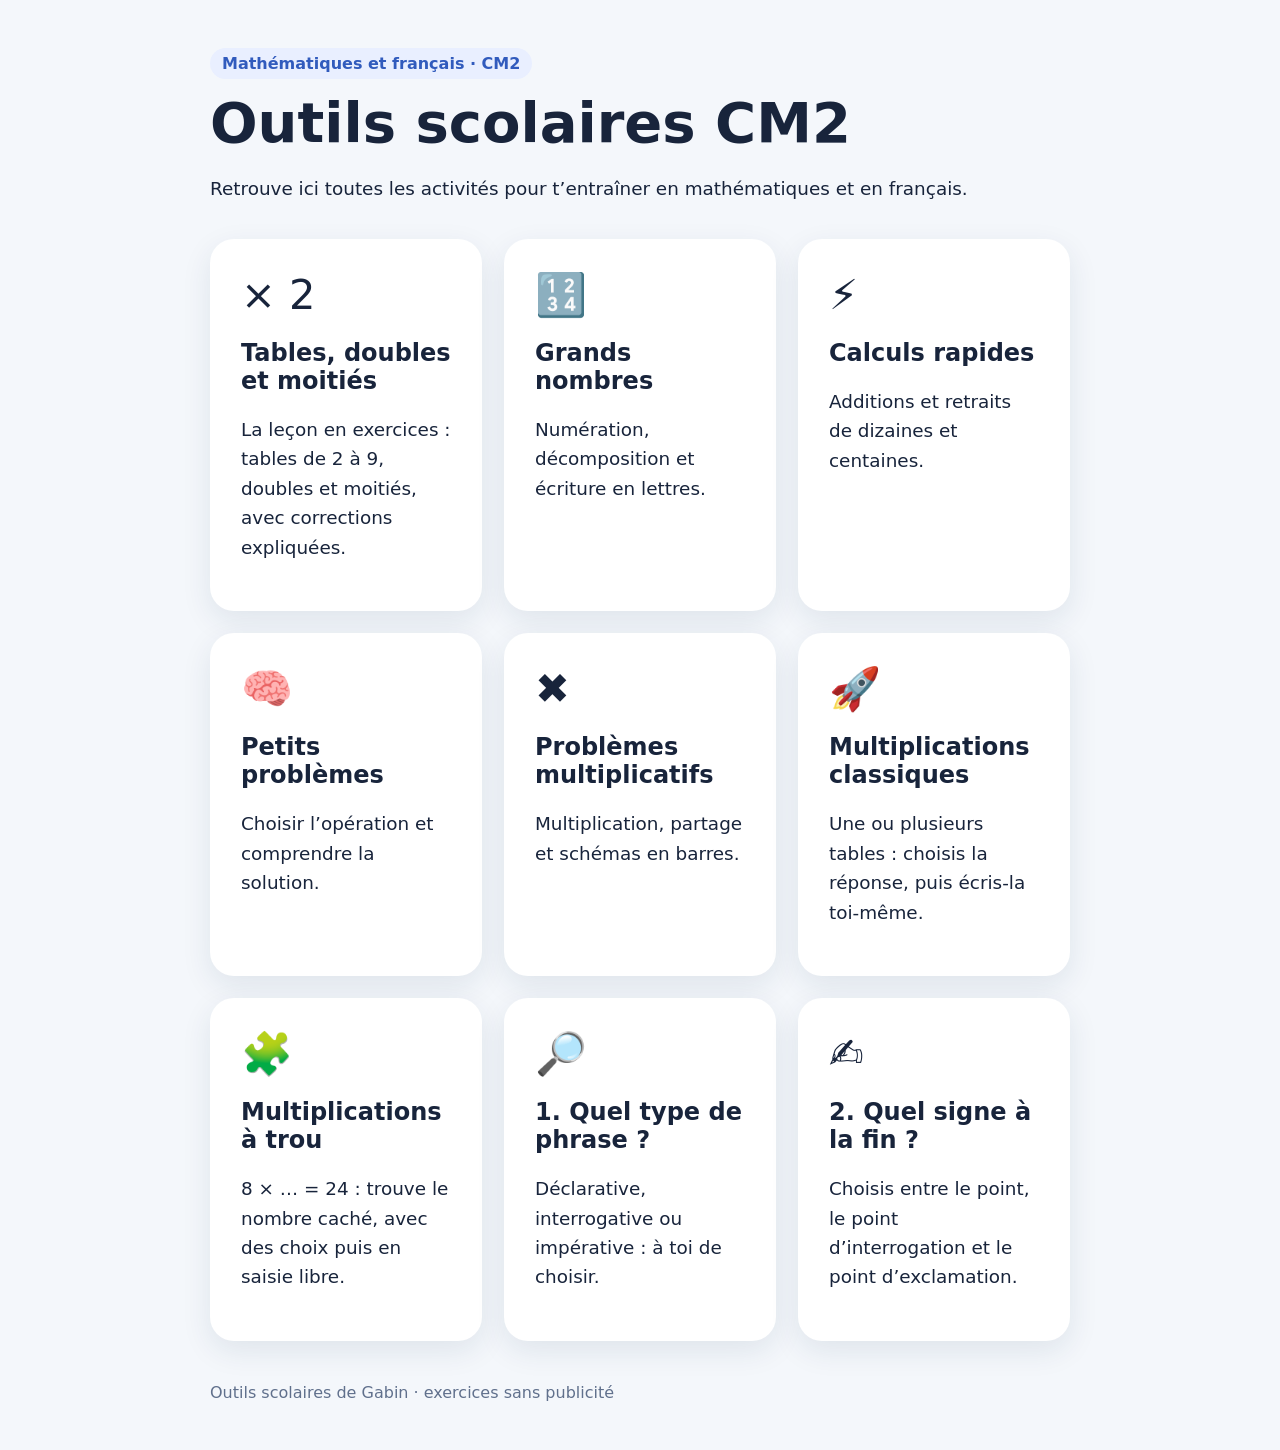
<file: index.html>
<!doctype html><html lang="fr"><head><meta charset="utf-8"><meta name="viewport" content="width=device-width,initial-scale=1"><title>Outils scolaires CM2</title><style>*{box-sizing:border-box}body{margin:0;font-family:system-ui,-apple-system,sans-serif;background:#f4f7fb;color:#18243b}main{max-width:900px;margin:auto;padding:48px 20px}h1{font-size:clamp(2rem,6vw,3.5rem);margin:.2em 0}p{font-size:1.15rem;line-height:1.6}.grid{display:grid;grid-template-columns:repeat(auto-fit,minmax(260px,1fr));gap:22px;margin-top:36px}.card{background:white;border-radius:24px;padding:28px;text-decoration:none;color:inherit;box-shadow:0 10px 30px #19345518;border:3px solid transparent;transition:.2s}.card:hover,.card:focus{transform:translateY(-4px);border-color:#4876e8}.icon{font-size:2.6rem}.tag{display:inline-block;background:#e9efff;color:#315bbd;border-radius:999px;padding:6px 12px;font-weight:700}footer{margin-top:42px;color:#60708c}</style></head><body><main><span class="tag">Mathématiques et français · CM2</span><h1>Outils scolaires CM2</h1><p>Retrouve ici toutes les activités pour t’entraîner en mathématiques et en français.</p><div class="grid"><a class="card" href="tables-doubles-moities/"><div class="icon">× 2</div><h2>Tables, doubles et moitiés</h2><p>La leçon en exercices : tables de 2 à 9, doubles et moitiés, avec corrections expliquées.</p></a><a class="card" href="grands-nombres/"><div class="icon">🔢</div><h2>Grands nombres</h2><p>Numération, décomposition et écriture en lettres.</p></a><a class="card" href="calculs-rapides/"><div class="icon">⚡</div><h2>Calculs rapides</h2><p>Additions et retraits de dizaines et centaines.</p></a><a class="card" href="petits-problemes/"><div class="icon">🧠</div><h2>Petits problèmes</h2><p>Choisir l’opération et comprendre la solution.</p></a><a class="card" href="problemes-multiplicatifs/"><div class="icon">✖️</div><h2>Problèmes multiplicatifs</h2><p>Multiplication, partage et schémas en barres.</p></a><a class="card" href="multiplications/"><div class="icon">🚀</div><h2>Multiplications classiques</h2><p>Une ou plusieurs tables : choisis la réponse, puis écris-la toi-même.</p></a><a class="card" href="multiplications-a-trou/"><div class="icon">🧩</div><h2>Multiplications à trou</h2><p>8 × … = 24 : trouve le nombre caché, avec des choix puis en saisie libre.</p></a><a class="card" href="types-de-phrases/"><div class="icon">🔎</div><h2>1. Quel type de phrase ?</h2><p>Déclarative, interrogative ou impérative : à toi de choisir.</p></a><a class="card" href="ponctuation/"><div class="icon">✍️</div><h2>2. Quel signe à la fin ?</h2><p>Choisis entre le point, le point d’interrogation et le point d’exclamation.</p></a></div><footer>Outils scolaires de Gabin · exercices sans publicité</footer></main></body></html>
</file>
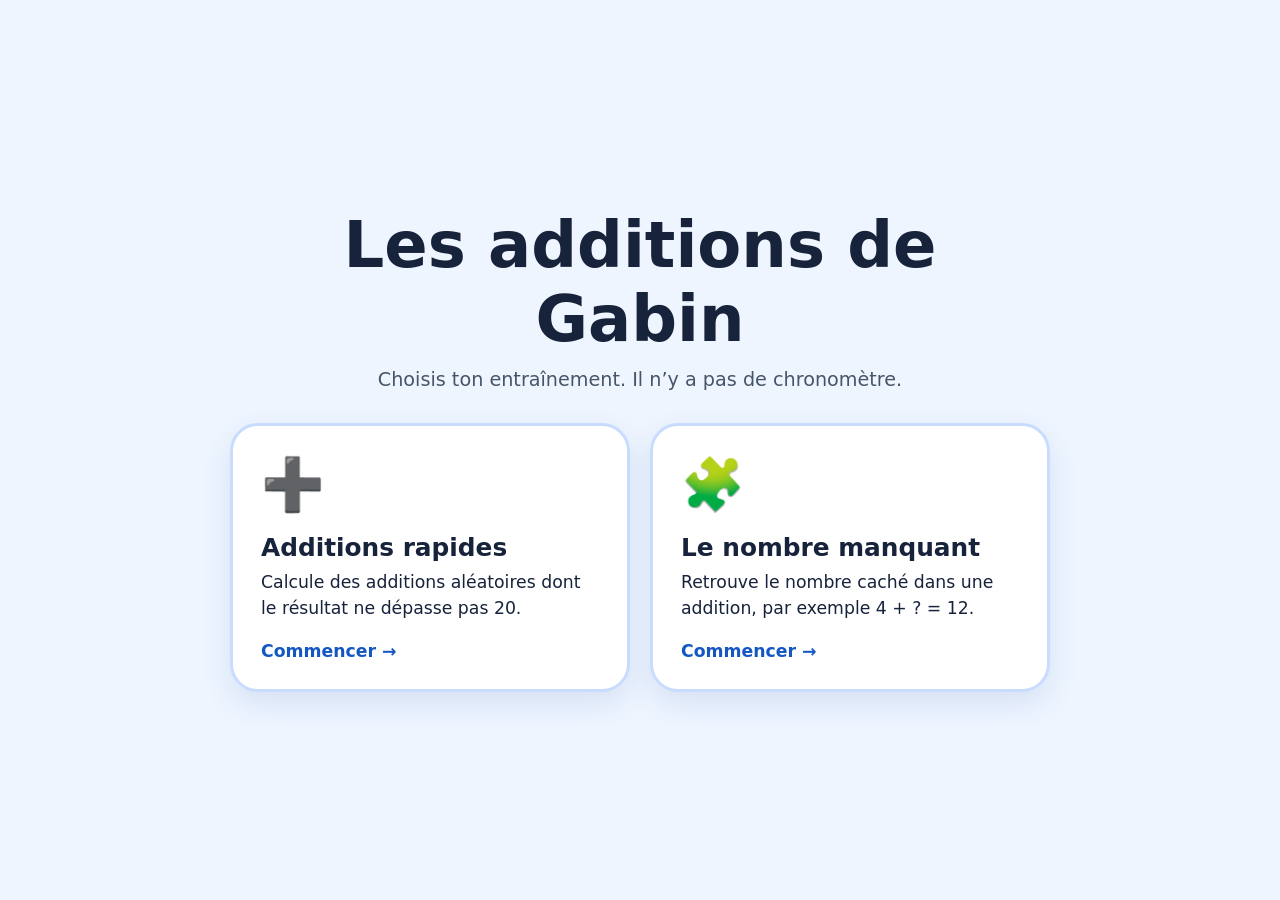
<file: additions-mentales/index.html>
<!doctype html><html lang="fr"><head><meta charset="utf-8"><meta name="viewport" content="width=device-width,initial-scale=1"><title>Les additions de Gabin</title><meta name="description" content="Deux jeux de calcul mental pour apprendre les additions jusqu'à 20."><link rel="icon" href="data:image/svg+xml,%3Csvg xmlns='http://www.w3.org/2000/svg' viewBox='0 0 100 100'%3E%3Crect width='100' height='100' rx='24' fill='%232466d1'/%3E%3Cpath d='M50 22v56M22 50h56' stroke='white' stroke-width='13' stroke-linecap='round'/%3E%3C/svg%3E"><style>
:root{font-family:system-ui,-apple-system,"Segoe UI",sans-serif;color:#17223b;background:#eef5ff}*{box-sizing:border-box}body{margin:0;min-height:100vh;display:grid;place-items:center;padding:24px}.wrap{width:min(820px,100%)}h1{font-size:clamp(2rem,7vw,4rem);margin:0 0 12px;text-align:center}.lead{text-align:center;font-size:1.2rem;margin:0 0 32px;color:#475569}.grid{display:grid;grid-template-columns:repeat(2,1fr);gap:20px}.card{display:flex;flex-direction:column;min-height:260px;padding:28px;border-radius:28px;text-decoration:none;color:inherit;background:#fff;border:3px solid #c9dcff;box-shadow:0 12px 30px #1f4b8f1c;transition:.15s}.card:hover,.card:focus{transform:translateY(-4px);border-color:#2466d1;outline:none}.icon{font-size:3.2rem}.card h2{font-size:1.55rem;margin:18px 0 8px}.card p{font-size:1.08rem;line-height:1.5;margin:0}.go{margin-top:auto;color:#1457c2;font-weight:800;font-size:1.08rem;padding-top:20px}@media(max-width:620px){.grid{grid-template-columns:1fr}.card{min-height:220px}body{padding:18px}}
</style></head><body><main class="wrap"><h1>Les additions de Gabin</h1><p class="lead">Choisis ton entraînement. Il n’y a pas de chronomètre.</p><div class="grid"><a class="card" href="additions/"><span class="icon">➕</span><h2>Additions rapides</h2><p>Calcule des additions aléatoires dont le résultat ne dépasse pas 20.</p><span class="go">Commencer →</span></a><a class="card" href="nombre-manquant/"><span class="icon">🧩</span><h2>Le nombre manquant</h2><p>Retrouve le nombre caché dans une addition, par exemple 4 + ? = 12.</p><span class="go">Commencer →</span></a></div></main></body></html>
</file>
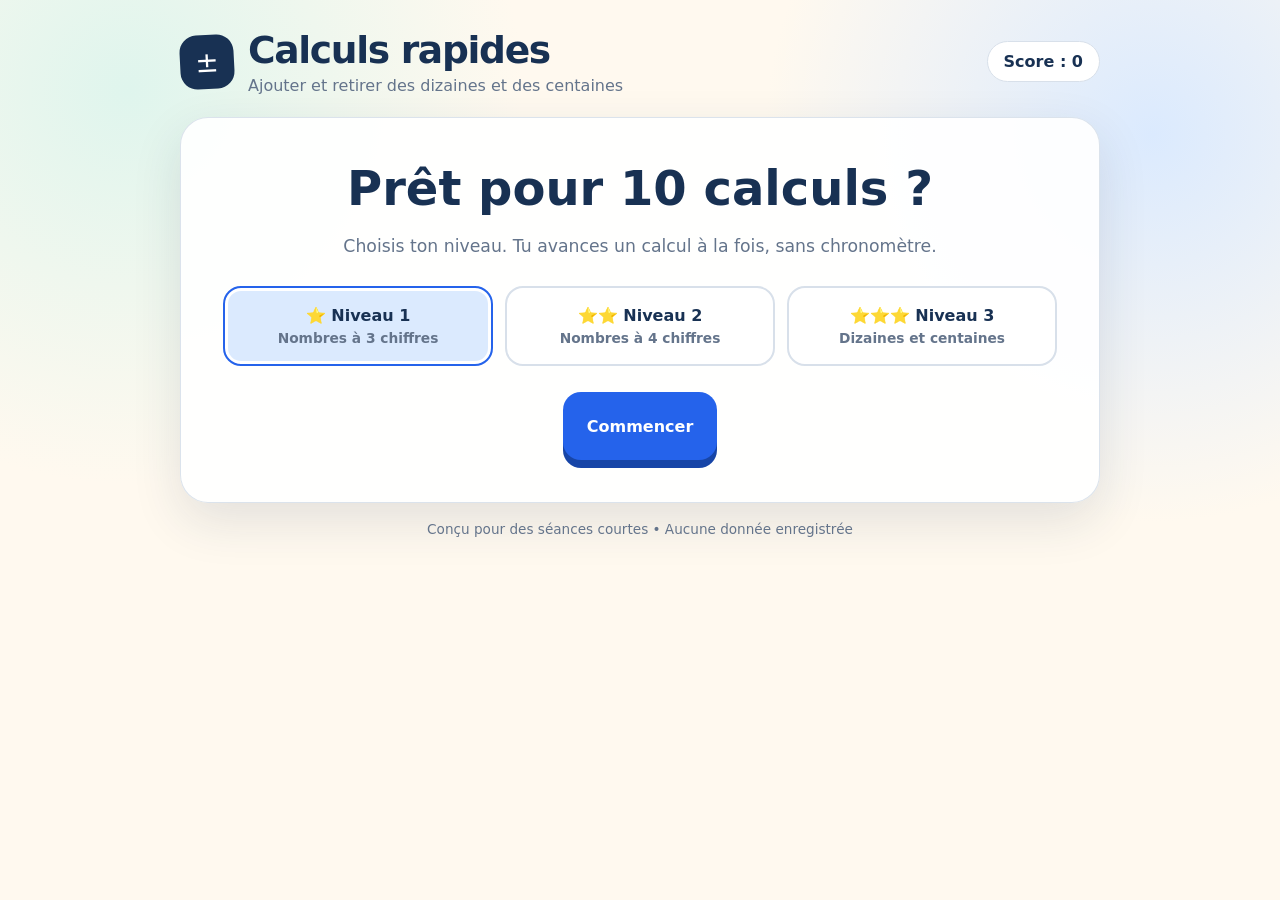
<file: calculs-rapides/index.html>
<!doctype html>
<html lang="fr">
<head>
  <meta charset="utf-8">
  <meta name="viewport" content="width=device-width, initial-scale=1">
  <meta name="theme-color" content="#fff9ef">
  <title>Calculs rapides — CM2</title>
  <meta name="description" content="Une série courte de calculs mentaux pour ajouter ou retirer des dizaines et des centaines.">
  <style>
    :root{--ink:#183153;--muted:#64748b;--paper:#fffdf8;--cream:#fff4dc;--blue:#2563eb;--blue2:#dbeafe;--green:#15803d;--green2:#dcfce7;--red:#b42318;--red2:#fee4e2;--line:#d8e0ea;--shadow:0 18px 50px rgba(24,49,83,.12)}
    *{box-sizing:border-box}
    body{margin:0;min-height:100vh;background:radial-gradient(circle at 10% 10%,#dff5ed 0,transparent 28%),radial-gradient(circle at 90% 15%,#dbeafe 0,transparent 28%),#fff9ef;color:var(--ink);font-family:Inter,ui-rounded,"SF Pro Rounded",system-ui,-apple-system,sans-serif}
    button,input{font:inherit}
    button{cursor:pointer}
    .shell{width:min(920px,calc(100% - 28px));margin:auto;padding:28px 0 42px}
    header{display:flex;justify-content:space-between;align-items:center;gap:20px;margin-bottom:22px}
    .brand{display:flex;align-items:center;gap:14px}.logo{display:grid;place-items:center;width:54px;height:54px;border-radius:17px;background:var(--ink);color:#fff;font-size:28px;transform:rotate(-3deg)}
    h1{font-size:clamp(1.55rem,4vw,2.35rem);margin:0;letter-spacing:-.035em}.subtitle{margin:4px 0 0;color:var(--muted)}
    .score{white-space:nowrap;background:#fff;border:1px solid var(--line);border-radius:999px;padding:10px 16px;font-weight:800}
    .panel{background:rgba(255,255,255,.92);border:1px solid rgba(216,224,234,.9);border-radius:28px;box-shadow:var(--shadow);padding:clamp(20px,5vw,42px)}
    .topline{display:flex;align-items:center;justify-content:space-between;gap:12px;margin-bottom:18px}.step{font-weight:800;color:var(--blue)}
    .progress{height:10px;flex:1;max-width:430px;background:#edf1f5;border-radius:99px;overflow:hidden}.progress>span{display:block;height:100%;width:10%;background:linear-gradient(90deg,#14b8a6,#2563eb);border-radius:inherit;transition:width .3s ease}
    .level{margin:0 auto 12px;text-align:center;color:var(--muted);font-weight:700}.calculation{text-align:center;font-size:clamp(2.35rem,10vw,5rem);line-height:1.1;font-weight:900;letter-spacing:-.04em;margin:10px 0 26px}
    .answer-row{display:flex;justify-content:center;gap:10px}.answer{width:min(280px,65vw);height:68px;border:3px solid var(--line);border-radius:18px;text-align:center;font-size:2rem;font-weight:850;color:var(--ink);background:#fff;outline:none}.answer:focus{border-color:var(--blue);box-shadow:0 0 0 5px var(--blue2)}
    .primary{min-height:68px;border:0;border-radius:18px;padding:0 24px;background:var(--blue);color:#fff;font-weight:850;box-shadow:0 8px 0 #1745a7}.primary:active{transform:translateY(3px);box-shadow:0 5px 0 #1745a7}.primary:disabled{opacity:.55;cursor:not-allowed}
    .feedback{min-height:58px;margin:22px auto 6px;padding:14px 18px;border-radius:16px;text-align:center;font-weight:800;max-width:590px}.feedback:empty{visibility:hidden}.feedback.ok{background:var(--green2);color:var(--green)}.feedback.no{background:var(--red2);color:var(--red)}
    .actions{display:flex;justify-content:center;gap:12px;flex-wrap:wrap;margin-top:12px}.secondary{border:2px solid var(--line);border-radius:14px;background:#fff;color:var(--ink);padding:11px 17px;font-weight:800}.secondary:hover{border-color:#9fb0c3}.hint{max-width:560px;margin:16px auto 0;background:var(--cream);border-radius:16px;padding:14px 18px;text-align:center;color:#72520c;font-weight:700}
    .start{text-align:center}.start h2,.finish h2{font-size:clamp(1.8rem,6vw,3rem);margin:0 0 10px}.start p,.finish p{color:var(--muted);font-size:1.08rem;line-height:1.55}.levels{display:grid;grid-template-columns:repeat(3,1fr);gap:12px;margin:26px 0}.level-btn{border:2px solid var(--line);background:#fff;border-radius:18px;padding:18px 12px;color:var(--ink);font-weight:850}.level-btn span{display:block;font-size:.86rem;color:var(--muted);font-weight:650;margin-top:5px}.level-btn.selected{border-color:var(--blue);background:var(--blue2);box-shadow:0 0 0 3px #fff inset}.finish{text-align:center}.big-score{font-size:4.5rem;font-weight:950;color:var(--blue);line-height:1;margin:22px}.hidden{display:none!important}
    .shake{animation:shake .3s}.pop{animation:pop .35s}@keyframes shake{25%{transform:translateX(-7px)}75%{transform:translateX(7px)}}@keyframes pop{50%{transform:scale(1.04)}}
    footer{text-align:center;color:var(--muted);font-size:.85rem;margin-top:18px}
    @media(max-width:620px){header{align-items:flex-start}.subtitle{display:none}.logo{width:46px;height:46px}.panel{border-radius:22px}.levels{grid-template-columns:1fr}.answer-row{flex-direction:column;align-items:center}.answer,.primary{width:100%}.topline{flex-wrap:wrap}.progress{order:3;max-width:none;flex-basis:100%}}
    @media(prefers-reduced-motion:reduce){*{animation:none!important;scroll-behavior:auto!important}}
  </style>
</head>
<body>
  <main class="shell">
    <header>
      <div class="brand"><div class="logo" aria-hidden="true">±</div><div><h1>Calculs rapides</h1><p class="subtitle">Ajouter et retirer des dizaines et des centaines</p></div></div>
      <div class="score" id="scoreBadge" aria-live="polite">Score : 0</div>
    </header>

    <section class="panel start" id="startScreen">
      <h2>Prêt pour 10 calculs ?</h2>
      <p>Choisis ton niveau. Tu avances un calcul à la fois, sans chronomètre.</p>
      <div class="levels" role="group" aria-label="Choisir le niveau">
        <button class="level-btn selected" data-level="1">⭐ Niveau 1<span>Nombres à 3 chiffres</span></button>
        <button class="level-btn" data-level="2">⭐⭐ Niveau 2<span>Nombres à 4 chiffres</span></button>
        <button class="level-btn" data-level="3">⭐⭐⭐ Niveau 3<span>Dizaines et centaines</span></button>
      </div>
      <button class="primary" id="startButton">Commencer</button>
    </section>

    <section class="panel hidden" id="gameScreen" aria-labelledby="calculation">
      <div class="topline"><span class="step" id="step">Calcul 1 sur 10</span><div class="progress" aria-hidden="true"><span id="progressBar"></span></div><span id="streak">🔥 0</span></div>
      <p class="level" id="levelLabel">Niveau 1</p>
      <div class="calculation" id="calculation">152 + 30 = ?</div>
      <form id="answerForm" novalidate>
        <div class="answer-row"><input class="answer" id="answer" type="text" inputmode="numeric" pattern="[0-9]*" autocomplete="off" aria-label="Ta réponse"><button class="primary" id="checkButton">Valider</button></div>
      </form>
      <div class="feedback" id="feedback" role="status" aria-live="polite"></div>
      <div class="actions"><button class="secondary" id="hintButton" type="button">💡 Voir un indice</button><button class="secondary hidden" id="nextButton" type="button">Calcul suivant →</button></div>
      <div class="hint hidden" id="hint"></div>
    </section>

    <section class="panel finish hidden" id="finishScreen">
      <h2>Série terminée !</h2><div class="big-score" id="finalScore">8/10</div><p id="finalMessage">Bravo, tu maîtrises bien ces calculs.</p><button class="primary" id="restartButton">Rejouer</button>
    </section>
    <footer>Conçu pour des séances courtes • Aucune donnée enregistrée</footer>
  </main>
  <script>
    const $=id=>document.getElementById(id);
    const screens={start:$('startScreen'),game:$('gameScreen'),finish:$('finishScreen')};
    let selectedLevel=1,round=0,score=0,streak=0,current=null,locked=false;
    const rand=(min,max)=>Math.floor(Math.random()*(max-min+1))+min;
    const pick=a=>a[rand(0,a.length-1)];

    function problem(level){
      let base,delta,sign;
      if(level===1){base=rand(101,899);delta=pick([20,30,40,50,60,70,80]);sign=Math.random()<.5?1:-1}
      else if(level===2){base=rand(1020,8999);delta=pick([20,30,40,50,60,70,80]);sign=Math.random()<.5?1:-1}
      else{base=rand(1020,9199);delta=pick([100,200,300,400,500,600,700,800]);sign=Math.random()<.5?1:-1}
      if(base-delta<0)sign=1;
      return{base,delta,sign,result:base+sign*delta};
    }
    function show(name){Object.values(screens).forEach(s=>s.classList.add('hidden'));screens[name].classList.remove('hidden')}
    function begin(){round=0;score=0;streak=0;$('scoreBadge').textContent='Score : 0';show('game');nextProblem()}
    function nextProblem(){
      if(round>=10)return finish();
      current=problem(selectedLevel);locked=false;round++;
      $('step').textContent=`Calcul ${round} sur 10`;$('progressBar').style.width=`${round*10}%`;$('streak').textContent=`🔥 ${streak}`;$('levelLabel').textContent=`${'⭐'.repeat(selectedLevel)} Niveau ${selectedLevel}`;
      $('calculation').textContent=`${current.base.toLocaleString('fr-FR')} ${current.sign>0?'+':'−'} ${current.delta.toLocaleString('fr-FR')} = ?`;
      $('answer').value='';$('answer').disabled=false;$('checkButton').disabled=false;$('feedback').textContent='';$('feedback').className='feedback';$('hint').classList.add('hidden');$('nextButton').classList.add('hidden');$('hintButton').classList.remove('hidden');$('answer').focus();
    }
    function check(e){
      e.preventDefault();if(locked)return;
      const value=Number($('answer').value.replace(/\s/g,''));if($('answer').value.trim()===''||!Number.isInteger(value)){setFeedback('Écris un nombre pour répondre.','no');return}
      locked=true;$('answer').disabled=true;$('checkButton').disabled=true;$('hintButton').classList.add('hidden');$('nextButton').classList.remove('hidden');
      if(value===current.result){score++;streak++;$('scoreBadge').textContent=`Score : ${score}`;setFeedback(pick(['Bravo ! C’est juste.','Exact ! Bien joué.','Oui ! Beau calcul.']),'ok');$('calculation').classList.add('pop')}
      else{streak=0;setFeedback(`Pas tout à fait. La réponse était ${current.result.toLocaleString('fr-FR')}.`,'no');$('answer').classList.add('shake')}
      $('streak').textContent=`🔥 ${streak}`;$('nextButton').focus();setTimeout(()=>{$('calculation').classList.remove('pop');$('answer').classList.remove('shake')},400)
    }
    function setFeedback(text,type){$('feedback').textContent=text;$('feedback').className=`feedback ${type}`}
    function showHint(){
      const place=selectedLevel===3?'les centaines':'les dizaines';
      $('hint').textContent=`Regarde seulement ${place} : ${current.sign>0?'ajoute':'retire'} ${current.delta.toLocaleString('fr-FR')}. Les autres chiffres ne changent pas, sauf s’il faut faire un échange.`;$('hint').classList.remove('hidden')
    }
    function finish(){show('finish');$('finalScore').textContent=`${score}/10`;$('finalMessage').textContent=score===10?'Parfait ! Série sans erreur.':score>=8?'Bravo, tu maîtrises bien ces calculs.':score>=5?'Bon travail. Une nouvelle série va te faire progresser.':'Tu progresses à chaque essai. Recommence tranquillement.';$('restartButton').focus()}
    document.querySelectorAll('.level-btn').forEach(btn=>btn.addEventListener('click',()=>{document.querySelectorAll('.level-btn').forEach(b=>b.classList.remove('selected'));btn.classList.add('selected');selectedLevel=Number(btn.dataset.level)}));
    $('startButton').addEventListener('click',begin);$('restartButton').addEventListener('click',()=>show('start'));$('answerForm').addEventListener('submit',check);$('hintButton').addEventListener('click',showHint);$('nextButton').addEventListener('click',nextProblem);
  </script>
</body>
</html>
</file>
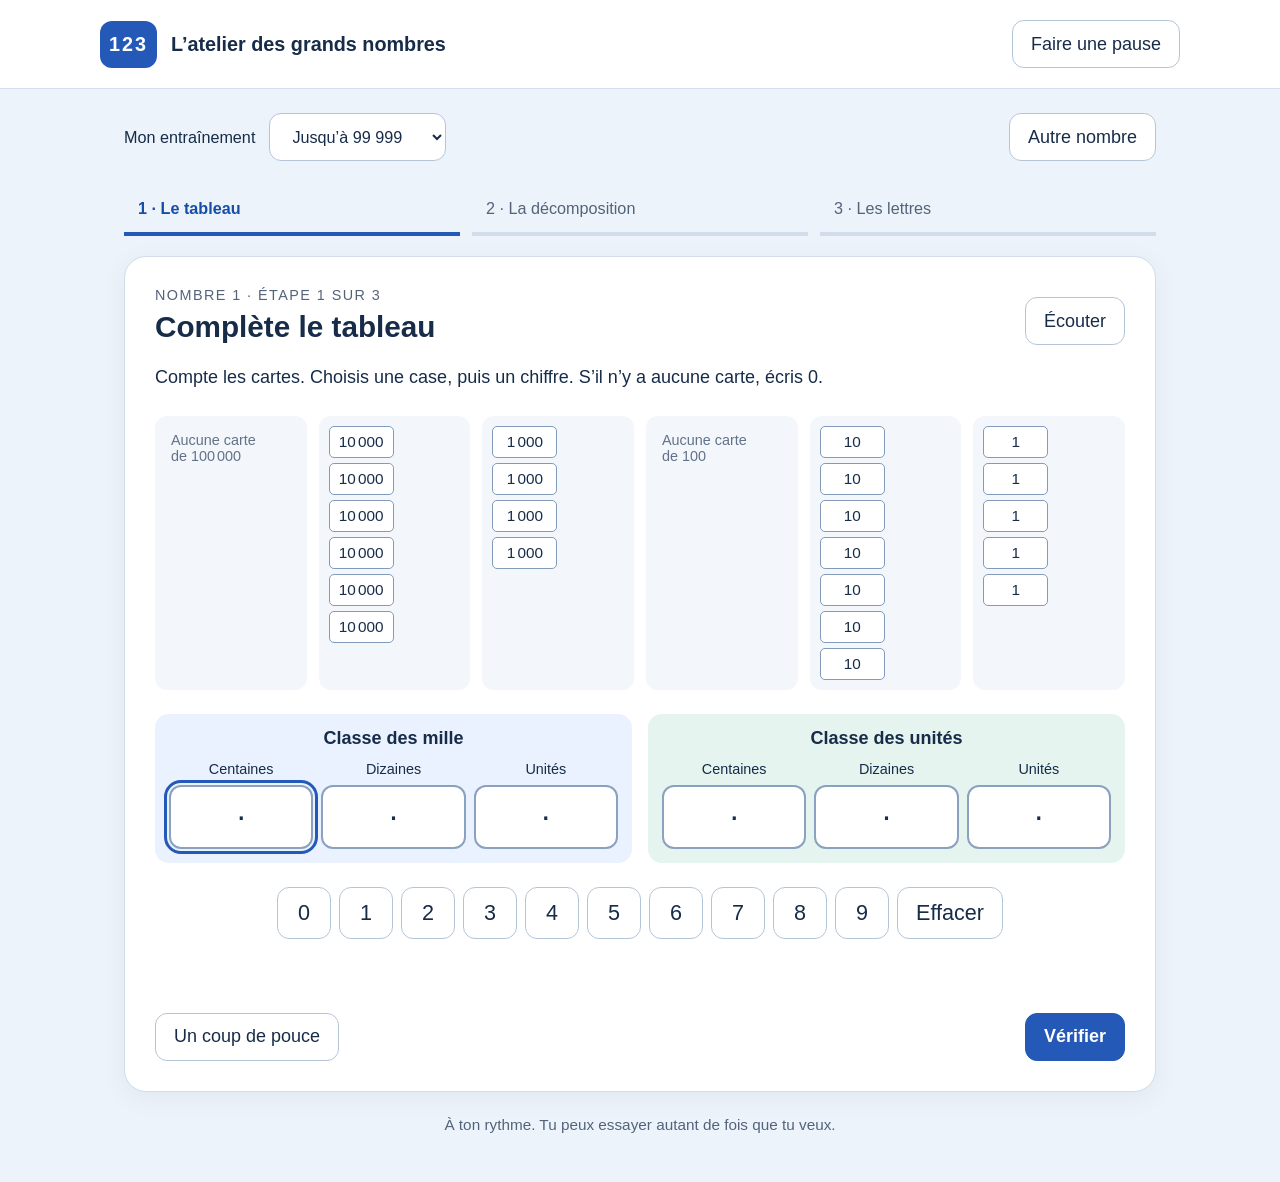
<file: grands-nombres/index.html>
<!doctype html><html lang="fr"><head><meta charset="utf-8"><meta name="viewport" content="width=device-width,initial-scale=1"><title>L’atelier des grands nombres</title><meta name="description" content="Compter, décomposer et écrire les grands nombres, à son rythme."><link rel="stylesheet" href="style.css"></head><body><header><div class="brand"><span class="logo">123</span> L’atelier des grands nombres</div><button id="pause">Faire une pause</button></header><main><div class="toolbar"><label>Mon entraînement <select id="level"><option value="100000">Jusqu’à 99 999</option><option value="1000000">Jusqu’à 999 999</option><option value="1000">Jusqu’à 999</option></select></label><button id="new">Autre nombre</button></div><ol class="steps" aria-label="Étapes"><li>1 · Le tableau</li><li>2 · La décomposition</li><li>3 · Les lettres</li></ol><section class="sheet"><div class="heading"><div><p class="eyebrow" id="eyebrow"></p><h1 id="title"></h1></div><button id="speak" aria-label="Écouter la consigne">Écouter</button></div><p id="instruction"></p><div id="exercise"></div><div id="feedback" role="status" aria-live="polite"></div><div class="actions"><button id="hint">Un coup de pouce</button><button id="check" class="primary">Vérifier</button><button id="next" class="primary" hidden>Continuer</button></div><p id="help" hidden></p></section><footer>À ton rythme. Tu peux essayer autant de fois que tu veux.</footer></main><dialog id="pauseDialog"><h2>Une petite pause</h2><p>Ton exercice t’attend ici.</p><button id="resume" class="primary">Reprendre</button></dialog><script src="app.js"></script></body></html>
</file>
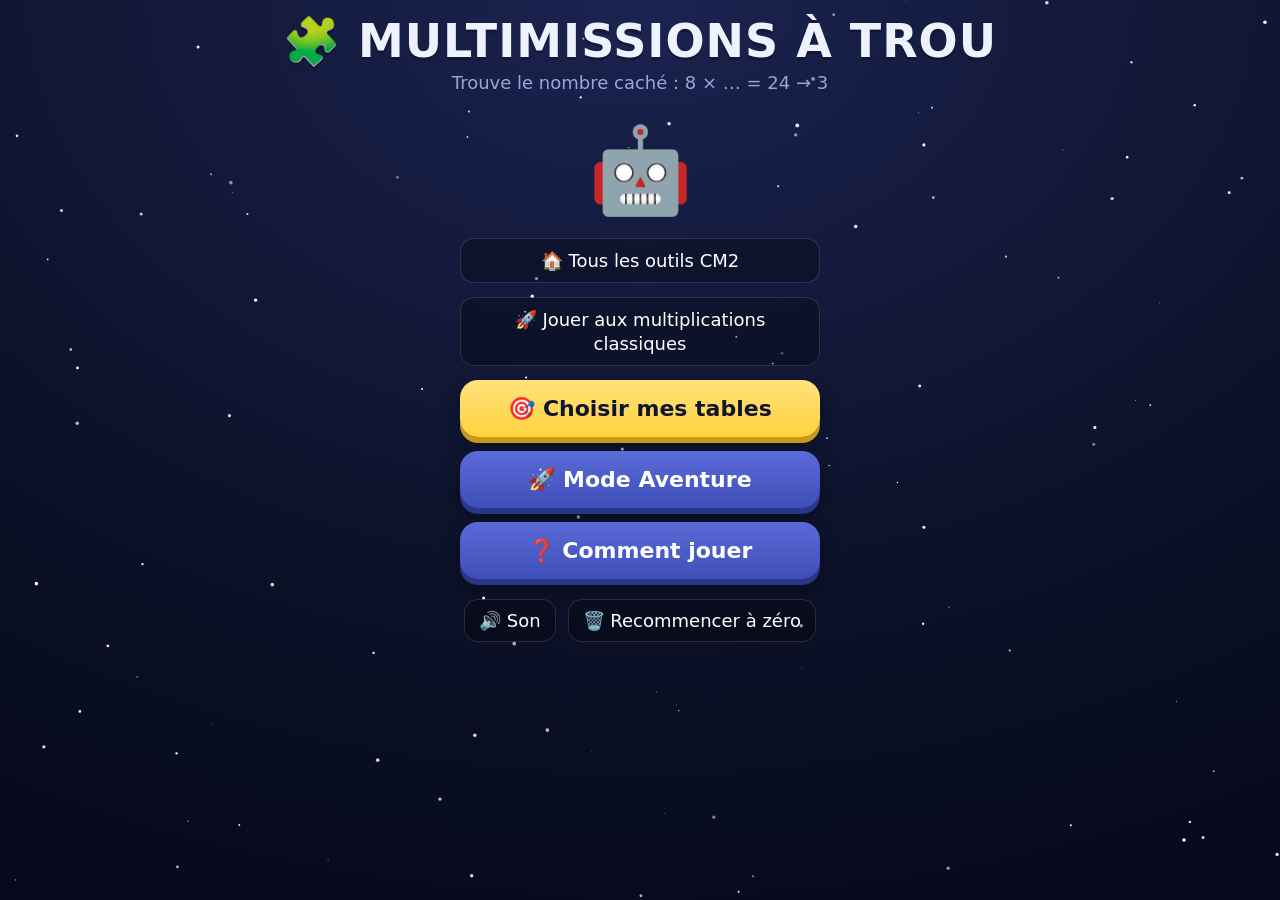
<file: multiplications-a-trou/index.html>
<!DOCTYPE html>
<html lang="fr">
<head>
<meta charset="UTF-8">
<meta name="viewport" content="width=device-width, initial-scale=1.0, maximum-scale=1.0, user-scalable=no">
<meta name="apple-mobile-web-app-capable" content="yes">
<meta name="apple-mobile-web-app-status-bar-style" content="black-translucent">
<title>🧩 Multimissions — Multiplications à trou</title>
<style>
  :root{
    --bg1:#0b1026; --bg2:#1b2350; --accent:#ffd23f; --good:#3ddc84; --bad:#ff5a7a;
    --card:#222c5a; --card2:#2c3870; --text:#eef2ff; --muted:#9aa6d6;
  }
  *{box-sizing:border-box; -webkit-tap-highlight-color:transparent; user-select:none;}
  html,body{margin:0; height:100%; overflow:hidden;}
  body{
    font-family:"Trebuchet MS","Segoe UI",system-ui,sans-serif;
    color:var(--text);
    background:radial-gradient(120% 120% at 50% 0%, var(--bg2) 0%, var(--bg1) 60%, #05071a 100%);
    touch-action:manipulation;
  }
  #stars{position:fixed; inset:0; z-index:0; pointer-events:none;}
  #app{position:relative; z-index:1; height:100%; display:flex; flex-direction:column;}
  .screen{flex:1; display:none; flex-direction:column; padding:env(safe-area-inset-top) 16px 16px; overflow-y:auto;}
  .screen.active{display:flex; animation:fade .35s ease;}
  @keyframes fade{from{opacity:0; transform:translateY(8px);} to{opacity:1; transform:none;}}

  h1{font-size:clamp(26px,6vw,46px); margin:14px 0 4px; text-align:center; letter-spacing:1px;
     text-shadow:0 3px 0 #00000040;}
  .subtitle{text-align:center; color:var(--muted); margin:0 0 18px; font-size:clamp(14px,3.5vw,18px);}

  .btn{
    border:none; border-radius:18px; padding:16px 22px; font-size:clamp(17px,4.5vw,22px);
    font-weight:bold; font-family:inherit; cursor:pointer; color:#10142f;
    background:linear-gradient(180deg,#ffe27a,var(--accent));
    box-shadow:0 6px 0 #c79a18, 0 10px 18px #0006; transition:transform .08s, box-shadow .08s;
  }
  .btn:active{transform:translateY(4px); box-shadow:0 2px 0 #c79a18, 0 4px 10px #0006;}
  .btn.secondary{background:linear-gradient(180deg,#5a6bd8,#3f4fb8); color:#fff; box-shadow:0 6px 0 #2a368a,0 10px 18px #0006;}
  .btn.secondary:active{box-shadow:0 2px 0 #2a368a,0 4px 10px #0006;}

  /* ---- ACCUEIL ---- */
  .home-hero{font-size:84px; text-align:center; margin:10px 0; animation:bob 3s ease-in-out infinite;}
  @keyframes bob{50%{transform:translateY(-12px);}}
  .home-actions{display:flex; flex-direction:column; gap:14px; max-width:360px; margin:8px auto; width:100%;}

  /* ---- CHOIX DES TABLES ---- */
  .table-grid{display:grid; grid-template-columns:repeat(auto-fill,minmax(96px,1fr)); gap:12px; max-width:640px; margin:6px auto; width:100%;}
  .tchip{
    border:2px solid #ffffff20; border-radius:20px; padding:14px 6px 10px; cursor:pointer; font-family:inherit;
    background:linear-gradient(180deg,var(--card2),var(--card)); color:#fff; text-align:center;
    box-shadow:0 6px 12px #0005; transition:transform .08s, border-color .1s;
    display:flex; flex-direction:column; align-items:center; gap:2px;
  }
  .tchip:active{transform:scale(.95);}
  .tchip .tn{font-size:34px; font-weight:bold; line-height:1;}
  .tchip .tx{font-size:12px; color:var(--muted);}
  .tchip.sel{border-color:var(--accent); background:linear-gradient(180deg,#3a3f7e,#2b2f63);
     box-shadow:0 0 0 3px #ffd23f55, 0 6px 12px #0005;}
  .tchip.sel .tn{color:var(--accent);}
  .pick-actions{display:flex; flex-direction:column; gap:12px; max-width:360px; margin:0 auto; width:100%;}
  .btn.disabled{opacity:.45; filter:grayscale(.5); pointer-events:auto;}

  /* ---- CARTE DES PLANETES ---- */
  .topbar{display:flex; align-items:center; justify-content:space-between; gap:10px; margin-bottom:6px;}
  .pill{background:#0003; border:1px solid #ffffff22; border-radius:30px; padding:8px 14px; font-weight:bold; font-size:16px; display:flex; gap:6px; align-items:center;}
  .map-grid{display:grid; grid-template-columns:repeat(auto-fill,minmax(140px,1fr)); gap:14px; max-width:760px; margin:6px auto; width:100%;}
  .planet{
    position:relative; border-radius:22px; padding:14px 10px 12px; text-align:center; cursor:pointer;
    background:linear-gradient(180deg,var(--card2),var(--card)); border:2px solid #ffffff18;
    box-shadow:0 8px 16px #0005; transition:transform .1s;
  }
  .planet:active{transform:scale(.96);}
  .planet.locked{filter:grayscale(.8) brightness(.6); cursor:not-allowed;}
  .planet.locked:active{transform:none;}
  .planet .emoji{font-size:46px; line-height:1; display:block; margin:2px 0 6px;}
  .planet .pname{font-weight:bold; font-size:16px;}
  .planet .ptables{color:var(--muted); font-size:12px; margin-top:2px; min-height:14px;}
  .planet .stars{margin-top:6px; font-size:16px; letter-spacing:2px; color:var(--accent);}
  .planet .lock{position:absolute; top:8px; right:10px; font-size:18px;}
  .planet.boss{background:linear-gradient(180deg,#5b2a6e,#3a1850); border-color:#ffd23f55;}

  /* ---- JEU ---- */
  .game-top{display:flex; align-items:center; gap:10px; margin-bottom:8px;}
  .progress-wrap{flex:1; height:18px; background:#0004; border-radius:20px; overflow:hidden; position:relative; border:1px solid #ffffff20;}
  .progress-bar{height:100%; width:0%; background:linear-gradient(90deg,#3ddc84,#7af);
     border-radius:20px; transition:width .4s ease;}
  .rocket-track{position:relative; height:54px; margin:2px 0 6px;}
  .rocket{position:absolute; bottom:0; left:0%; font-size:34px; transition:left .5s cubic-bezier(.5,-0.2,.3,1.4); transform:translateX(-50%) rotate(45deg);}
  .flag{position:absolute; right:0; bottom:6px; font-size:26px;}

  .round-tag{text-align:center; font-weight:bold; color:#dbe2ff; background:#ffffff14;
     border:1px solid #ffffff2a; border-radius:30px; padding:5px 16px; margin:2px auto 2px;
     font-size:15px; width:max-content; max-width:92%;}
  .planet .ptables.levels{font-size:11px; color:#ffd23fbb; margin-top:1px;}
  #reviewBanner{width:100%;}
  .review-mission{display:flex; align-items:center; gap:12px; width:100%; max-width:760px;
     margin:0 auto 16px; cursor:pointer; color:#fff; font-family:inherit; text-align:left;
     background:linear-gradient(180deg,#43308a,#2c1f63); border:2px solid #ffd23f99; border-radius:22px;
     padding:12px 16px; box-shadow:0 8px 18px #0006; animation:glow 2s ease-in-out infinite;}
  @keyframes glow{0%,100%{box-shadow:0 8px 18px #0006, 0 0 0 0 #ffd23f55;}
     50%{box-shadow:0 8px 18px #0006, 0 0 18px 4px #ffd23f55;}}
  .review-mission:active{transform:scale(.98);}
  .rm-emoji{font-size:38px; line-height:1;}
  .rm-text{flex:1; font-size:18px;}
  .rm-go{font-size:24px;}
  .mascot{font-size:60px; text-align:center; margin:6px 0 2px; transition:transform .2s; min-height:64px;}
  .mascot.happy{animation:pop .5s;}
  .mascot.sad{animation:shake .5s;}
  @keyframes pop{0%{transform:scale(1);}40%{transform:scale(1.35) rotate(-8deg);}100%{transform:scale(1);}}
  @keyframes shake{0%,100%{transform:translateX(0);}25%{transform:translateX(-10px);}75%{transform:translateX(10px);}}
  .speech{text-align:center; color:var(--muted); min-height:22px; font-size:16px; margin-bottom:4px;}

  .question{
    text-align:center; font-size:clamp(40px,12vw,76px); font-weight:bold; margin:6px 0 14px;
    text-shadow:0 4px 0 #0005;
  }
  .answers{display:grid; grid-template-columns:1fr 1fr; gap:14px; max-width:520px; margin:0 auto; width:100%;}
  .ans{
    border:none; border-radius:18px; padding:22px 10px; font-size:clamp(24px,7vw,34px); font-weight:bold;
    font-family:inherit; cursor:pointer; color:#fff; background:linear-gradient(180deg,#46559f,#34418a);
    box-shadow:0 6px 0 #232c66,0 8px 14px #0005; transition:transform .08s, box-shadow .08s;
  }
  .ans:active{transform:translateY(4px); box-shadow:0 2px 0 #232c66;}
  .ans.correct{background:linear-gradient(180deg,#4ff0a0,#2bbf6e); box-shadow:0 6px 0 #1c8a4d; color:#06301c;}
  .ans.wrong{background:linear-gradient(180deg,#ff7d96,#e23e5e); box-shadow:0 6px 0 #a52440;}
  .ans.dim{opacity:.45;}

  /* clavier saisie */
  .typed{
    text-align:center; font-size:clamp(40px,12vw,64px); font-weight:bold; min-height:70px;
    background:#0003; border-radius:18px; border:2px dashed #ffffff33; max-width:300px; margin:0 auto 12px;
    display:flex; align-items:center; justify-content:center; letter-spacing:4px;
  }
  .keypad{display:grid; grid-template-columns:repeat(3,1fr); gap:10px; max-width:340px; margin:0 auto; width:100%;}
  .key{
    border:none; border-radius:16px; padding:20px 0; font-size:30px; font-weight:bold; font-family:inherit;
    cursor:pointer; color:#10142f; background:linear-gradient(180deg,#e7ecff,#c3cdf2);
    box-shadow:0 5px 0 #8b97c9; transition:transform .07s, box-shadow .07s;
  }
  .key:active{transform:translateY(3px); box-shadow:0 2px 0 #8b97c9;}
  .key.go{background:linear-gradient(180deg,#ffe27a,var(--accent)); box-shadow:0 5px 0 #c79a18; color:#10142f;}
  .key.del{background:linear-gradient(180deg,#ff9db0,#f06e88); box-shadow:0 5px 0 #b8455e; color:#fff;}

  .combo-badge{position:fixed; top:14px; left:50%; transform:translateX(-50%); z-index:5;
    background:linear-gradient(180deg,#ffe27a,var(--accent)); color:#10142f; font-weight:bold;
    padding:8px 18px; border-radius:30px; box-shadow:0 6px 14px #0007; opacity:0; pointer-events:none;
    font-size:18px;}
  .combo-badge.show{animation:combo 1.1s ease;}
  @keyframes combo{0%{opacity:0; transform:translateX(-50%) scale(.5);}20%{opacity:1; transform:translateX(-50%) scale(1.1);}80%{opacity:1;}100%{opacity:0; transform:translateX(-50%) scale(1) translateY(-20px);}}

  /* ---- RESULTAT ---- */
  .result-card{max-width:420px; margin:auto; text-align:center; background:linear-gradient(180deg,var(--card2),var(--card));
    border-radius:26px; padding:24px; border:2px solid #ffffff20; box-shadow:0 12px 30px #0007;}
  .result-stars{font-size:54px; letter-spacing:6px; margin:6px 0; color:var(--accent); min-height:60px;}
  .result-score{font-size:22px; margin:6px 0;}
  .result-actions{display:flex; flex-direction:column; gap:12px; margin-top:18px;}

  .small{font-size:14px; color:var(--muted);}
  .center{text-align:center;}
  .row{display:flex; gap:12px; justify-content:center; flex-wrap:wrap;}
  .iconbtn{background:#0004; border:1px solid #ffffff22; color:#fff; border-radius:14px; padding:10px 14px; font-size:18px; cursor:pointer; font-family:inherit;}
  .iconbtn:active{transform:scale(.94);}

  #burst{position:fixed; inset:0; pointer-events:none; z-index:4;}
.game-link{display:block;text-align:center;text-decoration:none;line-height:1.3;}
  .question{overflow-wrap:anywhere;}
  @media(max-width:480px){.question{font-size:clamp(28px,8vw,40px);} .key{padding:14px 0;} .mascot{font-size:44px;min-height:48px;}}
</style>
</head>
<body>
<canvas id="stars"></canvas>
<canvas id="burst"></canvas>
<div class="combo-badge" id="comboBadge">🔥 Combo !</div>

<div id="app">

  <!-- ACCUEIL -->
  <section class="screen active" id="screen-home">
    <h1>🧩 MULTIMISSIONS À TROU</h1>
    <p class="subtitle">Trouve le nombre caché : 8 × … = 24 → 3</p>
    <div class="home-hero">🤖</div>
    <div class="home-actions">
      <a class="iconbtn game-link" href="../">🏠 Tous les outils CM2</a>
      <a class="iconbtn game-link" href="../multiplications/">🚀 Jouer aux multiplications classiques</a>
      <button class="btn" onclick="goPick()">🎯 Choisir mes tables</button>
      <button class="btn secondary" onclick="goMap()">🚀 Mode Aventure</button>
      <button class="btn secondary" onclick="show('screen-how')">❓ Comment jouer</button>
      <div class="row" style="margin-top:6px">
        <button class="iconbtn" id="soundBtn" onclick="toggleSound()">🔊 Son</button>
        <button class="iconbtn" onclick="resetProgress()">🗑️ Recommencer à zéro</button>
      </div>
    </div>
  </section>

  <!-- COMMENT JOUER -->
  <section class="screen" id="screen-how">
    <h1>Comment jouer</h1>
    <p class="subtitle">8 × … = 24 : le nombre caché est 3, car 8 × 3 = 24.</p>
    <div class="result-card" style="text-align:left">
      <p>🎯 <b>Choisis tes tables</b> : une seule, plusieurs mélangées, ou « 🎲 Mélange surprise » pour laisser le hasard décider !</p>
      <p>🚀 Ou pars en <b>Mode Aventure</b> : chaque <b>planète</b> est une table à conquérir.</p>
      <p>✅ Réponds aux questions pour faire <b>décoller ta fusée</b> jusqu'au drapeau.</p>
      <p>🔥 Enchaîne les bonnes réponses pour gagner un <b>combo</b> et plus de points !</p>
      <p>⭐ Gagne jusqu'à <b>3 étoiles</b> par planète. Plus tu es précis, plus tu en gagnes.</p>
      <p>🌍 Toutes les planètes sont accessibles librement, jusqu’au grand défi final !</p>
      <p>🎯 Chaque planète a <b>2 niveaux qui s'enchaînent</b> : d'abord tu <b>touches la bonne réponse</b> (Niveau 1), puis tu <b>écris le nombre caché toi-même</b> (Niveau 2).</p>
      <p>🔁 À la fin, le robot te <b>repose les questions ratées</b> pour bien les mémoriser !</p>
      <p>🧠 Le lendemain, une <b>Révision du jour</b> te rappelle les opérations difficiles de la veille — pour ne plus jamais les oublier !</p>
    </div>
    <div class="home-actions" style="margin-top:18px">
      <button class="btn" onclick="show('screen-home')">⬅️ Retour</button>
    </div>
  </section>

  <!-- CHOISIR SES TABLES -->
  <section class="screen" id="screen-pick">
    <div class="topbar">
      <button class="iconbtn" onclick="show('screen-home')">🏠</button>
      <div class="pill">🏅 <span id="totalScore2">0</span></div>
    </div>
    <h1 style="font-size:30px; margin:6px 0">🎯 Choisis tes tables</h1>
    <p class="subtitle" style="margin-bottom:10px">Une seule, plusieurs mélangées, ou laisse le hasard décider !</p>
    <div class="review-slot"></div>
    <div class="table-grid" id="tableGrid"></div>
    <div class="center small" id="pickHint" style="margin:12px 0">Touche une ou plusieurs tables pour commencer.</div>
    <div class="pick-actions">
      <button class="btn secondary" onclick="randomTables()">🎲 Mélange surprise</button>
      <button class="btn disabled" id="startPickBtn" onclick="startPicked()">▶️ C'est parti !</button>
    </div>
    <div style="height:16px"></div>
  </section>

  <!-- CARTE -->
  <section class="screen" id="screen-map">
    <div class="topbar">
      <button class="iconbtn" onclick="show('screen-home')">🏠</button>
      <div class="pill">⭐ <span id="totalStars">0</span></div>
      <div class="pill">🏅 <span id="totalScore">0</span></div>
    </div>
    <h1 style="font-size:30px; margin:6px 0">🗺️ Carte galactique</h1>
    <p class="subtitle" style="margin-bottom:10px">Choisis ta mission</p>
    <div class="review-slot"></div>
    <div class="map-grid" id="mapGrid"></div>
    <div style="height:20px"></div>
  </section>

  <!-- JEU -->
  <section class="screen" id="screen-game">
    <div class="game-top">
      <button class="iconbtn" onclick="quitGame()">⬅️</button>
      <div class="progress-wrap"><div class="progress-bar" id="progressBar"></div></div>
      <div class="pill" id="qCounter">1/10</div>
    </div>
    <div class="rocket-track">
      <div class="rocket" id="rocket">🚀</div>
      <div class="flag">🏁</div>
    </div>
    <div class="round-tag" id="roundTag"></div>
    <div class="mascot" id="mascot">🤖</div>
    <div class="speech" id="speech">Prêt pour le décollage ?</div>
    <div class="question" id="question">2 × 3</div>
    <div id="answerArea"></div>
  </section>

  <!-- RESULTAT -->
  <section class="screen" id="screen-result">
    <h1 id="resultTitle">Mission réussie !</h1>
    <div class="result-card">
      <div class="result-stars" id="resultStars">⭐⭐⭐</div>
      <div class="result-score">Score : <b id="resultScore">0</b></div>
      <div class="small" id="resultDetail"></div>
      <div class="result-actions">
        <button class="btn" id="nextBtn" onclick="nextLevel()">➡️ Planète suivante</button>
        <button class="btn secondary" onclick="replayLevel()">🔁 Rejouer</button>
        <button class="iconbtn" onclick="goMap()">🗺️ Carte galactique</button>
      </div>
    </div>
  </section>

</div>

<script>
/* =========================================================
   MULTIMISSIONS — jeu de tables de multiplication
   Page web autonome (un seul fichier). Pensé iPad/tactile.
   ========================================================= */

// ---------- Définition des planètes / niveaux ----------
// Chaque planète se joue en DEUX niveaux qui s'enchaînent :
//   Niveau 1 = QCM (4 choix)   →   Niveau 2 = saisie de la réponse (mêmes questions)
const LEVELS = [
  {id:'t2', name:'Lunia',   emoji:'🌙', tables:[2]},
  {id:'t3', name:'Marsia',  emoji:'🔴', tables:[3]},
  {id:'t4', name:'Aquaria', emoji:'🌊', tables:[4]},
  {id:'t5', name:'Stellae', emoji:'⭐', tables:[5]},
  {id:'mix1', name:'Comète A', emoji:'☄️', tables:[2,3,4,5], mix:true},
  {id:'t6', name:'Ignis',   emoji:'🔥', tables:[6]},
  {id:'t7', name:'Glacius', emoji:'❄️', tables:[7]},
  {id:'t8', name:'Ventus',  emoji:'🌀', tables:[8]},
  {id:'t9', name:'Aurora',  emoji:'🌌', tables:[9]},
  {id:'mix2', name:'Comète B', emoji:'☄️', tables:[6,7,8,9], mix:true},
  {id:'boss', name:'Le Trou Noir', emoji:'🕳️', tables:[2,3,4,5,6,7,8,9], mix:true, boss:true},
];

const QUESTIONS_PER_LEVEL = 15;
const HIGH_FROM = 6; // "multiplications élevées" = × 6 et plus (au-dessus de ×5)

// ---------- Etat & sauvegarde ----------
const SAVE_KEY = 'multimissions_trous_v1';
let save = load();
function load(){
  let s = null;
  try{ s = JSON.parse(localStorage.getItem(SAVE_KEY)); }catch(e){}
  if(!s || typeof s!=='object') s = {};
  s.stars = s.stars || {};
  s.srs   = s.srs   || {};   // planification "courbe de l'oubli" : opérations à revoir
  if(typeof s.totalScore!=='number') s.totalScore = 0;
  if(typeof s.sound!=='boolean') s.sound = true;
  return s;
}
function persist(){ try{ localStorage.setItem(SAVE_KEY, JSON.stringify(save)); }catch(e){} }

function isUnlocked(i){
  return true; // toutes les planètes sont accessibles librement (pas de verrouillage)
}
function totalStars(){ return Object.values(save.stars).reduce((a,b)=>a+b,0); }

// ---------- Navigation écrans ----------
let pendingTransition = null;
function later(callback, delay){
  clearTimeout(pendingTransition);
  pendingTransition = setTimeout(()=>{ pendingTransition=null; callback(); }, delay);
}
function show(id){
  clearTimeout(pendingTransition);
  pendingTransition=null;
  document.querySelectorAll('.screen').forEach(s=>s.classList.remove('active'));
  document.getElementById(id).classList.add('active');
}
function goMap(){ renderMap(); show('screen-map'); }

// ---------- Rendu de la carte ----------
function renderMap(){
  document.getElementById('totalStars').textContent = totalStars();
  document.getElementById('totalScore').textContent = save.totalScore;
  refreshReviewBanners();
  const grid = document.getElementById('mapGrid');
  grid.innerHTML = '';
  LEVELS.forEach((lv,i)=>{
    const unlocked = isUnlocked(i);
    const st = save.stars[lv.id]||0;
    const div = document.createElement('div');
    div.className = 'planet' + (unlocked?'':' locked') + (lv.boss?' boss':'');
    const tablesTxt = lv.mix ? 'Tables '+lv.tables.join(', ') : 'Table de '+lv.tables[0];
    div.innerHTML = `
      ${unlocked?'':'<div class="lock">🔒</div>'}
      <span class="emoji">${lv.emoji}</span>
      <div class="pname">${lv.name}</div>
      <div class="ptables">${lv.boss?'⚠️ Toutes les tables':tablesTxt}</div>
      <div class="ptables levels">🎯 puis ✏️</div>
      <div class="stars">${'★'.repeat(st)}${'☆'.repeat(3-st)}</div>`;
    if(unlocked) div.onclick = ()=>startLevel(i);
    grid.appendChild(div);
  });
}

// Bannière "Révision du jour" : visible seulement s'il y a des opérations à revoir
function reviewBannerHTML(){
  const due = dueCards();
  if(due.length===0) return '';
  const n = due.length;
  return `<button class="review-mission" onclick="startReview()">
    <span class="rm-emoji">🧠</span>
    <span class="rm-text"><b>Révision du jour</b><br>
      <span class="small">${n} opération${n>1?'s':''} à revoir pour ne pas les oublier</span></span>
    <span class="rm-go">▶️</span>
  </button>`;
}
function refreshReviewBanners(){
  document.querySelectorAll('.review-slot').forEach(el=> el.innerHTML = reviewBannerHTML());
}

// ---------- Écran "Choisis tes tables" (entraînement libre) ----------
const TABLE_CHOICES = [2,3,4,5,6,7,8,9,10];
let selectedTables = new Set();
function goPick(){ renderPick(); show('screen-pick'); }
function renderPick(){
  document.getElementById('totalScore2').textContent = save.totalScore;
  refreshReviewBanners();
  const grid = document.getElementById('tableGrid');
  grid.innerHTML = '';
  TABLE_CHOICES.forEach(t=>{
    const sel = selectedTables.has(t);
    const b = document.createElement('button');
    b.className = 'tchip' + (sel?' sel':'');
    b.innerHTML = `<span class="tn">${t}</span><span class="tx">la table</span>`;
    b.onclick = ()=>{
      if(selectedTables.has(t)) selectedTables.delete(t); else selectedTables.add(t);
      renderPick();
    };
    grid.appendChild(b);
  });
  updatePickHint();
}
function updatePickHint(){
  const n = selectedTables.size;
  const hint = document.getElementById('pickHint');
  const btn  = document.getElementById('startPickBtn');
  if(n===0){
    hint.textContent = 'Touche une ou plusieurs tables pour commencer.';
    btn.classList.add('disabled');
  }else{
    const arr = [...selectedTables].sort((a,b)=>a-b);
    hint.textContent = (n===1 ? 'Table de '+arr[0] : n+' tables mélangées : '+arr.join(', '));
    btn.classList.remove('disabled');
  }
}
function startPicked(){
  if(selectedTables.size===0){
    const hint = document.getElementById('pickHint');
    hint.textContent = '👆 Choisis au moins une table !';
    return;
  }
  startCustom([...selectedTables]);
}
function randomTables(){
  const pool = TABLE_CHOICES.slice();
  shuffle(pool);
  const k = 2 + Math.floor(rand()*2); // 2 ou 3 tables
  const chosen = pool.slice(0,k).sort((a,b)=>a-b);
  selectedTables = new Set(chosen);
  renderPick();
  document.getElementById('pickHint').textContent = '🎲 Le hasard a choisi : '+chosen.join(' · ')+' ! Prêt ? 🚀';
  later(()=>startCustom(chosen), 1300);
}

// ---------- Logique de jeu ----------
let G = null; // état de la partie en cours

function buildQuestions(lv){
  const N = QUESTIONS_PER_LEVEL;            // 15 questions
  const all = [];
  lv.tables.forEach(t=>{ for(let b=1;b<=10;b++) all.push({a:t, b:b, answer:b}); });
  const high = all.filter(q=>q.b>=HIGH_FROM); // ×6 à ×10 : les plus difficiles
  const low  = all.filter(q=>q.b< HIGH_FROM); // ×1 à ×5

  let chosen;
  if(all.length >= N){
    // Assez de combinaisons uniques (mélanges de tables) :
    // on privilégie les multiplications élevées (~60 %), puis on complète.
    const wantHigh = Math.min(high.length, Math.round(N*0.6));
    chosen = shuffle(high.slice()).slice(0, wantHigh)
               .concat(shuffle(low.slice()))
               .concat(shuffle(high.slice()));     // filet de sécurité
    chosen = chosen.slice(0, N);
  }else{
    // Une seule table (10 combinaisons) : chaque question une fois,
    // puis les 5 questions en plus reprennent les multiplications élevées (×6 à ×10).
    chosen = all.slice();
    const extra = shuffle(high.slice());
    let i = 0;
    while(chosen.length < N){ chosen.push(extra[i % extra.length]); i++; }
  }
  // mélange en évitant deux questions identiques côte à côte
  return fewAdjacent(chosen).map(q=>({a:q.a, b:q.b, answer:q.b}));
}
// Mélange qui limite les doublons adjacents (plus agréable à jouer)
function fewAdjacent(arr){
  let best = arr, bestBad = Infinity;
  for(let attempt=0; attempt<8; attempt++){
    const s = shuffle(arr.slice());
    let bad = 0;
    for(let i=1;i<s.length;i++) if(s[i].a===s[i-1].a && s[i].b===s[i-1].b) bad++;
    if(bad<bestBad){ bestBad=bad; best=s; if(bad===0) break; }
  }
  return best;
}

// Les deux niveaux enchaînés de chaque planète
const ROUND_INFO = {
  qcm:  {tag:'🎯 Niveau 1 — Choisis la bonne réponse'},
  type: {tag:'✏️ Niveau 2 — Écris la réponse'}
};

function newGame(lv, idx, custom){
  const base = buildQuestions(lv);
  return {
    idx:(idx==null?-1:idx), lv, isReview:false, custom:!!custom,
    base, rounds:['qcm','type'], roundIdx:0,
    qs: base.slice(), cur:0, phase:'main',
    score:0, combo:0, bestCombo:0, locked:false,
    totalAsked:0, totalCorrect:0,
    missed:[], retryQueue:[], hadRetry:false
  };
}
function startLevel(i){
  G = newGame(LEVELS[i], i, false);
  show('screen-game');
  startRound();
}
// Session personnalisée : une ou plusieurs tables choisies librement
function startCustom(tables){
  const sorted = [...new Set(tables)].sort((a,b)=>a-b);
  const lv = {
    id:'custom',
    name: sorted.length>1 ? ('Mélange '+sorted.join(' · ')) : ('Table de '+sorted[0]),
    tables: sorted, mix: sorted.length>1, custom:true
  };
  G = newGame(lv, -1, true);
  show('screen-game');
  startRound();
}

// Lance un niveau (round) : QCM puis saisie, sur les mêmes questions
function startRound(){
  G.locked = true;
  const mode = G.rounds[G.roundIdx];
  G.qs = G.base.slice();
  if(mode==='type') shuffle(G.qs);        // on mélange l'ordre au 2e niveau
  G.cur = 0; G.combo = 0; G.phase = 'main';
  setRoundTag(ROUND_INFO[mode].tag);
  document.getElementById('answerArea').innerHTML = '';
  document.getElementById('question').textContent = ROUND_INFO[mode].tag.split('—')[0].trim();
  document.getElementById('qCounter').textContent = 'Niveau '+(G.roundIdx+1)+'/'+G.rounds.length;
  document.getElementById('progressBar').style.width = '0%';
  document.getElementById('rocket').style.left = '0%';
  const intro = G.roundIdx===0
    ? 'Niveau 1 : touche la bonne réponse ! 👆'
    : 'Niveau 2 : maintenant, écris la réponse toi-même ! ✏️';
  setMascot('🤖', intro);
  later(renderQuestion, G.roundIdx===0 ? 700 : 1500);
}

function replayLevel(){
  if(!G) return;
  if(G.isReview) startReview();
  else if(G.custom) startCustom(G.lv.tables);
  else startLevel(G.idx);
}
function quitGame(){
  if(G && !G.custom && !G.isReview && G.idx>=0) goMap();
  else goPick();
}

function getCurQ(){ return G.phase==='retry' ? G.retryQueue[G.cur] : G.qs[G.cur]; }
function totalCur(){ return G.phase==='retry' ? G.retryQueue.length : G.qs.length; }
function curMode(){ return G.phase==='retry' ? (getCurQ().mode||'qcm') : G.rounds[G.roundIdx]; }

function renderQuestion(){
  const q = getCurQ();
  const total = totalCur();
  const mode = curMode();
  G.locked = false;
  document.getElementById('qCounter').textContent = (G.phase==='retry'?'🔁 ':'') + (G.cur+1)+'/'+total;
  document.getElementById('progressBar').style.width = (G.cur/total*100)+'%';
  document.getElementById('rocket').style.left = (G.cur/total*100)+'%';
  document.getElementById('question').textContent = q.a+' × … = '+(q.a*q.b);
  const area = document.getElementById('answerArea');
  if(mode==='qcm') area.innerHTML = renderQCM(q);
  else renderType(q);
}

// ----- QCM -----
function renderQCM(q){
  const opts = makeOptions(q.answer);
  const html = '<div class="answers">' + opts.map(o=>
    `<button class="ans" onclick="answerQCM(this,${o})">${o}</button>`).join('') + '</div>';
  return html;
}
function makeOptions(answer){
  const others = shuffle(Array.from({length:10}, (_,i)=>i+1).filter(n=>n!==answer));
  return shuffle([answer, ...others.slice(0,3)]);
}
function answerQCM(btn, val){
  if(G.locked) return;
  G.locked = true;
  const q = getCurQ();
  const buttons = btn.parentElement.querySelectorAll('.ans');
  if(val===q.answer){
    btn.classList.add('correct');
    buttons.forEach(b=>{ if(b!==btn) b.classList.add('dim'); });
    onCorrect();
  }else{
    btn.classList.add('wrong');
    buttons.forEach(b=>{
      if(parseInt(b.textContent)===q.answer) b.classList.add('correct');
      else if(b!==btn) b.classList.add('dim');
    });
    onWrong();
  }
}

// ----- Saisie clavier -----
let typedValue = '';
function renderType(q){
  typedValue='';
  const area = document.getElementById('answerArea');
  area.innerHTML = `
    <div class="typed" id="typed">?</div>
    <div class="keypad">
      ${[1,2,3,4,5,6,7,8,9].map(n=>`<button class="key" onclick="press('${n}')">${n}</button>`).join('')}
      <button class="key del" onclick="press('del')">⌫</button>
      <button class="key" onclick="press('0')">0</button>
      <button class="key go" onclick="press('ok')">✔️</button>
    </div>`;
}
function press(k){
  if(!G || G.locked || !document.getElementById('typed')) return;
  if(k==='del'){ typedValue = typedValue.slice(0,-1); }
  else if(k==='ok'){ submitTyped(); return; }
  else if(typedValue.length<4){ typedValue += k; }
  document.getElementById('typed').textContent = typedValue===''?'?':typedValue;
}
function submitTyped(){
  if(typedValue==='') return;
  G.locked = true;
  const q = getCurQ();
  const val = parseInt(typedValue,10);
  const typedEl = document.getElementById('typed');
  if(val===q.answer){
    typedEl.style.color = '#3ddc84';
    onCorrect();
  }else{
    typedEl.style.color = '#ff5a7a';
    typedEl.textContent = typedValue+' ✗ → '+q.answer;
    onWrong();
  }
}

// ----- Bonne / mauvaise réponse -----
function onCorrect(){
  const q = getCurQ();
  if(G.phase==='retry'){
    G.combo = 0;
    beep(true); confetti();
    G.score += 5;
    setMascot(pickHappy(), 'Cette fois c\'est gagné ! 🎉 +5');
    next(950);
    return;
  }
  G.totalAsked++; G.totalCorrect++;
  G.combo++;
  G.bestCombo = Math.max(G.bestCombo, G.combo);
  let pts = 10 + Math.min(G.combo-1,5)*4; // bonus combo
  G.score += pts;
  beep(true);
  if(G.combo>=3){ showCombo(G.combo); confetti(); }
  setMascot(pickHappy(), pickPraise()+' +'+pts);
  if(G.isReview) reviewSuccess(q);   // révision réussie → on espace la prochaine (Ebbinghaus)
  next(900);
}
function onWrong(){
  const q = getCurQ();
  G.combo = 0;
  beep(false);
  if(G.phase==='retry'){
    // pas encore réussie → on la garde pour un nouveau rattrapage
    if(!G.retryWrong.some(m=>m.a===q.a && m.b===q.b))
      G.retryWrong.push({a:q.a, b:q.b, answer:q.answer, mode:q.mode||curMode()});
    setMascot('💪','Presque : '+q.a+' × '+q.b+' = '+(q.a*q.b)+'. On réessaie ! 😉');
    next(1700);
    return;
  }
  G.totalAsked++;
  setMascot('😅','Presque ! '+q.a+' × '+q.b+' = '+(q.a*q.b));
  scheduleMiss(q);   // planifie la révision dès demain (courbe de l'oubli)
  if(!G.missed.some(m=>m.a===q.a && m.b===q.b))
    G.missed.push({a:q.a, b:q.b, answer:q.answer, mode:curMode()}); // rattrapage en fin de session
  next(1600);
}
function next(delay){
  const total = totalCur();
  document.getElementById('progressBar').style.width = ((G.cur+1)/total*100)+'%';
  document.getElementById('rocket').style.left = ((G.cur+1)/total*100)+'%';
  later(()=>{
    G.cur++;
    if(G.phase==='retry'){
      if(G.cur>=G.retryQueue.length){
        // fin d'une passe : s'il reste des erreurs, on relance un rattrapage
        if(G.retryWrong.length>0) beginRetryPass(G.retryWrong.slice(), true);
        else finishLevel();
      }else renderQuestion();
      return;
    }
    // --- phase principale ---
    if(G.cur < G.qs.length){ renderQuestion(); return; }
    // round terminé : enchaîne le niveau suivant (QCM → saisie)
    if(!G.isReview && G.roundIdx < G.rounds.length-1){
      G.roundIdx++;
      startRound();
      return;
    }
    // tous les niveaux finis
    if(G.isReview) finishReview();
    else startRetry();
  }, delay);
}

// Rattrapage : on repose les questions ratées, puis on RECOMMENCE
// tant qu'il reste des erreurs (jusqu'à ce que tout soit réussi).
function startRetry(){
  if(G.missed.length===0){ finishLevel(); return; }
  G.hadRetry = true;
  G.retryRound = 0;
  beginRetryPass(G.missed.slice(), false);
}
function beginRetryPass(queue, isExtra){
  G.locked = true;
  G.phase = 'retry';
  G.retryQueue = queue;
  G.retryWrong = [];     // erreurs de CETTE passe → prochaine passe
  G.cur = 0;
  G.combo = 0;
  G.retryRound = (G.retryRound||0) + 1;
  const n = queue.length;
  setRoundTag(isExtra ? '🔁 On réessaie encore !' : '🔁 Rattrapage des erreurs');
  document.getElementById('answerArea').innerHTML = '';
  document.getElementById('question').textContent = '🔁 Rattrapage';
  document.getElementById('qCounter').textContent = '🔁';
  document.getElementById('progressBar').style.width = '0%';
  document.getElementById('rocket').style.left = '0%';
  const msg = isExtra
    ? 'On retente '+(n>1?('les '+n+' opérations'):'la dernière opération')+' pas encore réussie'+(n>1?'s':'')+' ! 💪'
    : 'On revoit ensemble '+(n>1?('les '+n+' questions ratées'):'la question ratée')+' ! 💪';
  setMascot('🤖', msg);
  later(renderQuestion, 1700);
}

// =======================================================
//  RÉVISION ESPACÉE — courbe de l'oubli (Ebbinghaus)
//  Une opération ratée revient J+1, puis J+2, J+4, J+7,
//  J+15... à chaque réussite. Après plusieurs réussites
//  d'affilée, elle est considérée comme mémorisée.
// =======================================================
const SRS_INTERVALS = [1,2,4,7,15,30]; // en jours
function srsKey(q){ return q.a+'x'+q.b; }
function dateStr(addDays){
  const d = new Date(); d.setDate(d.getDate()+addDays);
  return d.getFullYear()+'-'+String(d.getMonth()+1).padStart(2,'0')+'-'+String(d.getDate()).padStart(2,'0');
}
function todayStr(){ return dateStr(0); }

function scheduleMiss(q){            // erreur → à revoir dès demain
  const k = srsKey(q);
  const c = save.srs[k] || {a:q.a, b:q.b, answer:q.b, streak:0, lapses:0};
  c.streak = 0; c.interval = 1; c.lapses = (c.lapses||0)+1;
  c.due = dateStr(1);
  save.srs[k] = c; persist();
}
function reviewSuccess(q){           // révision réussie → on espace la prochaine
  const k = srsKey(q); const c = save.srs[k]; if(!c) return;
  c.streak = (c.streak||0)+1;
  if(c.streak >= 4){ delete save.srs[k]; persist(); return; } // mémorisé !
  c.interval = SRS_INTERVALS[Math.min(c.streak, SRS_INTERVALS.length-1)];
  c.due = dateStr(c.interval);
  save.srs[k] = c; persist();
}
function dueCards(){                 // opérations à revoir aujourd'hui (ou en retard)
  const t = todayStr();
  return Object.values(save.srs).filter(c => c.due && c.due <= t);
}

// La mission "Révision du jour" : on repose les opérations dues
function startReview(){
  const due = dueCards();
  if(due.length===0){ goMap(); return; }
  const cards = shuffle(due.slice()).slice(0,12);   // 12 max pour rester court
  const base = cards.map(c => ({a:c.a, b:c.b, answer:c.b}));
  G = {
    isReview:true, lv:{id:'review', name:'Révision'},
    base, rounds:['qcm'], roundIdx:0,
    qs: base.slice(), cur:0, phase:'main',
    score:0, combo:0, bestCombo:0, locked:false,
    totalAsked:0, totalCorrect:0,
    missed:[], retryQueue:[], hadRetry:false
  };
  show('screen-game');
  setRoundTag('🧠 Révision du jour');
  document.getElementById('answerArea').innerHTML = '';
  document.getElementById('question').textContent = '🧠 Révision';
  document.getElementById('qCounter').textContent = '🧠';
  document.getElementById('progressBar').style.width = '0%';
  document.getElementById('rocket').style.left = '0%';
  setMascot('🤖','On revoit les opérations d\'hier pour ne pas les oublier ! 🧠');
  later(renderQuestion, 1700);
}
function finishReview(){
  persist();
  const total = G.totalAsked, good = G.totalCorrect;
  document.getElementById('resultStars').textContent = '🧠';
  document.getElementById('resultScore').textContent = G.score;
  document.getElementById('resultTitle').textContent = '🧠 Révision terminée !';
  document.getElementById('resultDetail').textContent =
    good+'/'+total+' opérations réussies. ' +
    (good===total ? 'Bravo, tout est bien frais dans ta tête ! 🌟'
                  : 'Les ratées reviendront demain pour bien les ancrer. 💪');
  const nextBtn = document.getElementById('nextBtn');
  nextBtn.style.display = 'block';
  nextBtn.textContent = '🗺️ Aller à la carte';
  nextBtn.onclick = goMap;
  confetti(true);
  show('screen-result');
}

function setRoundTag(t){
  const el = document.getElementById('roundTag');
  el.textContent = t || '';
  el.style.display = t ? 'block' : 'none';
}

// ----- Fin de niveau -----
function finishLevel(){
  const lv = G.lv;
  const acc = G.totalAsked ? G.totalCorrect/G.totalAsked : 0; // sur les 2 niveaux
  let stars = 0;
  if(acc>=0.6) stars=1;
  if(acc>=0.8) stars=2;
  if(acc>=1.0 || (acc>=0.9 && G.bestCombo>=6)) stars=3;

  if(G.custom){
    // entraînement libre : pas de progression de planète, mais on garde le score
    save.totalScore += G.score; persist();
  }else{
    // étoiles de planète : on garde le meilleur
    const prevStars = save.stars[lv.id]||0;
    if(stars>prevStars) save.totalScore += G.score;       // progression réelle
    else                save.totalScore += Math.floor(G.score/3); // rejeu réduit
    save.stars[lv.id] = Math.max(prevStars, stars);
    persist();
  }

  document.getElementById('resultStars').textContent = '★'.repeat(stars)+'☆'.repeat(3-stars);
  document.getElementById('resultScore').textContent = G.score;
  document.getElementById('resultTitle').textContent =
    stars===3 ? '🏆 Mission parfaite !' : stars>=1 ? '🎉 Mission réussie !' : '💪 Continue à t\'entraîner !';
  document.getElementById('resultDetail').textContent =
    G.totalCorrect+'/'+G.totalAsked+' bonnes réponses (2 niveaux) · meilleur combo : '+G.bestCombo
    + (G.hadRetry ? ' · rattrapage effectué 🔁' : '');

  const nextBtn = document.getElementById('nextBtn');
  if(G.custom){
    nextBtn.style.display='block';
    nextBtn.textContent='🎯 Choisir d\'autres tables';
    nextBtn.onclick=goPick;
  }else{
    const hasNext = G.idx < LEVELS.length-1;
    nextBtn.onclick = nextLevel;
    nextBtn.textContent = '➡️ Planète suivante';
    if(stars>=1 && hasNext){ nextBtn.style.display='block'; }
    else if(!hasNext && stars>=1){
      nextBtn.style.display='block';
      nextBtn.textContent='🏆 Tu as fini l\'aventure !';
      nextBtn.onclick=goMap;
    } else { nextBtn.style.display='none'; }
  }

  if(stars>=2) confetti(true);
  show('screen-result');
}
function nextLevel(){
  const ni = G.idx+1;
  if(ni<LEVELS.length){ startLevel(ni); }
  else goMap();
}

// ---------- Mascotte ----------
function setMascot(face, text){
  const m = document.getElementById('mascot');
  m.textContent = face;
  m.classList.remove('happy','sad');
  void m.offsetWidth;
  m.classList.add(face==='😅'?'sad':'happy');
  document.getElementById('speech').textContent = text;
}
const HAPPY=['🤖','😄','🚀','🌟','😎','🦾'];
const PRAISE=['Bravo !','Super !','Génial !','Excellent !','Top !','Bien joué !','Parfait !'];
function pickHappy(){ return HAPPY[Math.floor(rand()*HAPPY.length)]; }
function pickPraise(){ return PRAISE[Math.floor(rand()*PRAISE.length)]; }

function showCombo(n){
  const b = document.getElementById('comboBadge');
  b.textContent = '🔥 Combo x'+n+' !';
  b.classList.remove('show'); void b.offsetWidth; b.classList.add('show');
}

// ---------- Son (WebAudio, beeps simples) ----------
let actx=null;
function beep(good){
  if(!save.sound) return;
  try{
    actx = actx || new (window.AudioContext||window.webkitAudioContext)();
    const o=actx.createOscillator(), g=actx.createGain();
    o.connect(g); g.connect(actx.destination);
    if(good){ o.frequency.value=660; o.frequency.setValueAtTime(660,actx.currentTime);
      o.frequency.setValueAtTime(880,actx.currentTime+0.09); }
    else { o.type='sawtooth'; o.frequency.value=200; }
    g.gain.setValueAtTime(0.001,actx.currentTime);
    g.gain.exponentialRampToValueAtTime(0.18,actx.currentTime+0.02);
    g.gain.exponentialRampToValueAtTime(0.001,actx.currentTime+0.25);
    o.start(); o.stop(actx.currentTime+0.26);
  }catch(e){}
}
function toggleSound(){
  save.sound=!save.sound; persist();
  document.getElementById('soundBtn').textContent = save.sound?'🔊 Son':'🔇 Muet';
  if(save.sound) beep(true);
}

// ---------- Confettis / étoiles filantes ----------
const burst = document.getElementById('burst');
const bctx = burst.getContext('2d');
let particles=[];
function confetti(big){
  const n = big?80:24;
  const cols=['#ffd23f','#3ddc84','#7af','#ff5a7a','#fff'];
  for(let i=0;i<n;i++){
    particles.push({
      x:innerWidth/2+(rand()-0.5)*120, y:innerHeight*0.35,
      vx:(rand()-0.5)*8, vy:-(rand()*9+4), g:0.28,
      s:rand()*6+3, c:cols[Math.floor(rand()*cols.length)], life:60
    });
  }
}
function tickBurst(){
  bctx.clearRect(0,0,burst.width,burst.height);
  particles.forEach(p=>{ p.vy+=p.g; p.x+=p.vx; p.y+=p.vy; p.life--;
    bctx.fillStyle=p.c; bctx.fillRect(p.x,p.y,p.s,p.s); });
  particles=particles.filter(p=>p.life>0 && p.y<innerHeight+20);
  requestAnimationFrame(tickBurst);
}

// ---------- Fond étoilé ----------
const starsCv=document.getElementById('stars'), sctx=starsCv.getContext('2d');
let starField=[];
function initStars(){
  resizeCanvas();
  starField=[];
  for(let i=0;i<120;i++) starField.push({x:rand()*innerWidth,y:rand()*innerHeight,r:rand()*1.6+0.3,tw:rand()*Math.PI*2});
}
function resizeCanvas(){
  [starsCv,burst].forEach(c=>{ c.width=innerWidth; c.height=innerHeight; });
}
let t=0;
function tickStars(){
  t+=0.02;
  sctx.clearRect(0,0,starsCv.width,starsCv.height);
  starField.forEach(s=>{
    const a=0.4+0.6*Math.abs(Math.sin(s.tw+t));
    sctx.globalAlpha=a; sctx.fillStyle='#fff';
    sctx.beginPath(); sctx.arc(s.x,s.y,s.r,0,7); sctx.fill();
  });
  sctx.globalAlpha=1;
  requestAnimationFrame(tickStars);
}
window.addEventListener('resize', ()=>{ resizeCanvas(); initStars(); });

// ---------- Reset ----------
function resetProgress(){
  if(confirm('Effacer toute la progression et recommencer à zéro ?')){
    save={stars:{}, totalScore:0, srs:{}, sound:save.sound};
    persist(); renderMap();
    alert('C\'est reparti pour une nouvelle aventure ! 🚀');
  }
}

// ---------- Petits utilitaires ----------
function rand(){ return Math.random(); }
function shuffle(arr){ for(let i=arr.length-1;i>0;i--){ const j=Math.floor(rand()*(i+1)); [arr[i],arr[j]]=[arr[j],arr[i]]; } return arr; }

// Physical keyboards also work on computers.
window.addEventListener('keydown', event=>{
  if(!document.getElementById('screen-game').classList.contains('active') || !document.getElementById('typed')) return;
  if(/^[0-9]$/.test(event.key)){ event.preventDefault(); press(event.key); }
  else if(event.key==='Backspace'){ event.preventDefault(); press('del'); }
  else if(event.key==='Enter'){ event.preventDefault(); press('ok'); }
});
// ---------- Init ----------
document.getElementById('soundBtn').textContent = save.sound?'🔊 Son':'🔇 Muet';
initStars(); tickStars(); tickBurst();
</script>
</body>
</html>
</file>
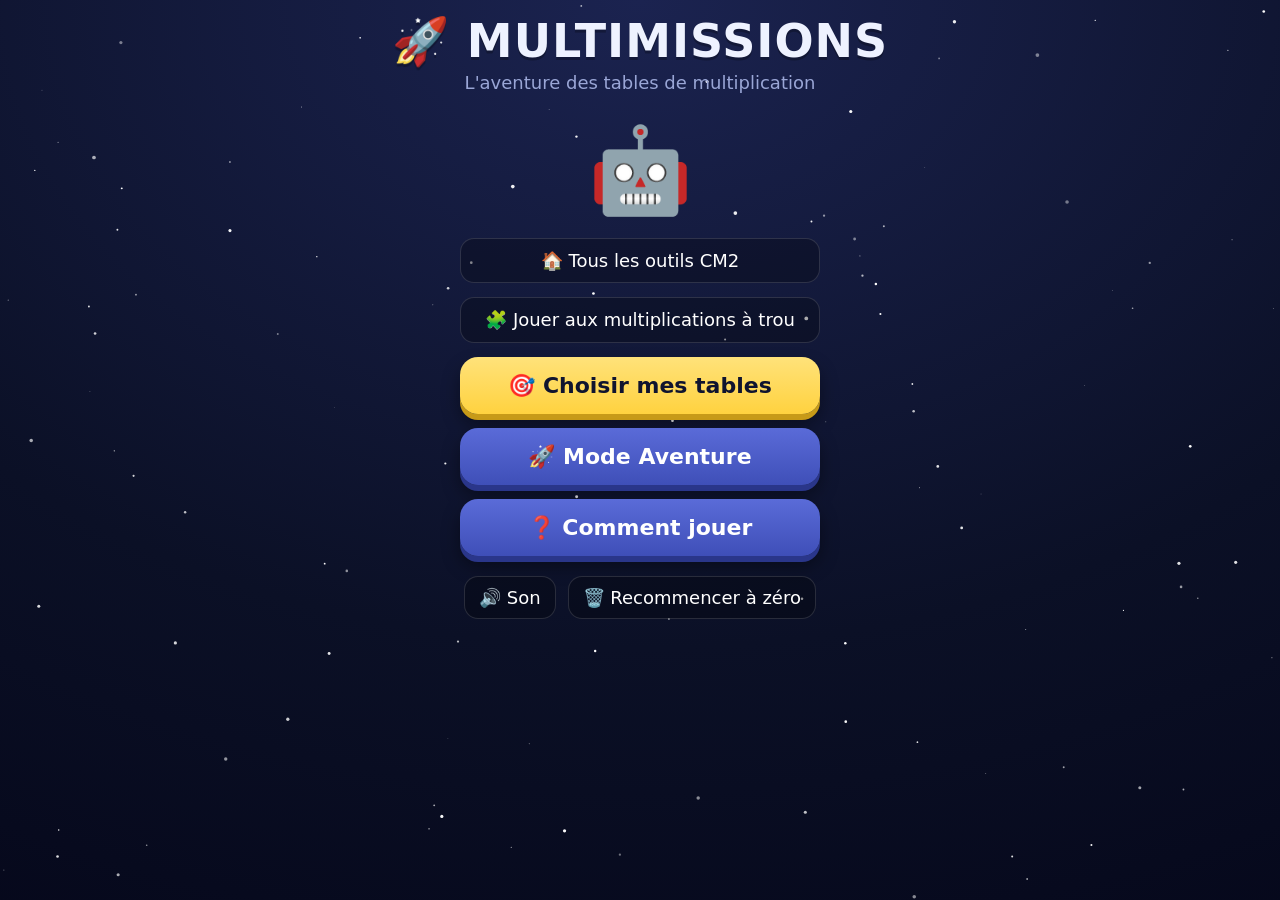
<file: multiplications/index.html>
<!DOCTYPE html>
<html lang="fr">
<head>
<meta charset="UTF-8">
<meta name="viewport" content="width=device-width, initial-scale=1.0, maximum-scale=1.0, user-scalable=no">
<meta name="apple-mobile-web-app-capable" content="yes">
<meta name="apple-mobile-web-app-status-bar-style" content="black-translucent">
<title>🚀 Multimissions — L'aventure des tables</title>
<style>
  :root{
    --bg1:#0b1026; --bg2:#1b2350; --accent:#ffd23f; --good:#3ddc84; --bad:#ff5a7a;
    --card:#222c5a; --card2:#2c3870; --text:#eef2ff; --muted:#9aa6d6;
  }
  *{box-sizing:border-box; -webkit-tap-highlight-color:transparent; user-select:none;}
  html,body{margin:0; height:100%; overflow:hidden;}
  body{
    font-family:"Trebuchet MS","Segoe UI",system-ui,sans-serif;
    color:var(--text);
    background:radial-gradient(120% 120% at 50% 0%, var(--bg2) 0%, var(--bg1) 60%, #05071a 100%);
    touch-action:manipulation;
  }
  #stars{position:fixed; inset:0; z-index:0; pointer-events:none;}
  #app{position:relative; z-index:1; height:100%; display:flex; flex-direction:column;}
  .screen{flex:1; display:none; flex-direction:column; padding:env(safe-area-inset-top) 16px 16px; overflow-y:auto;}
  .screen.active{display:flex; animation:fade .35s ease;}
  @keyframes fade{from{opacity:0; transform:translateY(8px);} to{opacity:1; transform:none;}}

  h1{font-size:clamp(26px,6vw,46px); margin:14px 0 4px; text-align:center; letter-spacing:1px;
     text-shadow:0 3px 0 #00000040;}
  .subtitle{text-align:center; color:var(--muted); margin:0 0 18px; font-size:clamp(14px,3.5vw,18px);}

  .btn{
    border:none; border-radius:18px; padding:16px 22px; font-size:clamp(17px,4.5vw,22px);
    font-weight:bold; font-family:inherit; cursor:pointer; color:#10142f;
    background:linear-gradient(180deg,#ffe27a,var(--accent));
    box-shadow:0 6px 0 #c79a18, 0 10px 18px #0006; transition:transform .08s, box-shadow .08s;
  }
  .btn:active{transform:translateY(4px); box-shadow:0 2px 0 #c79a18, 0 4px 10px #0006;}
  .btn.secondary{background:linear-gradient(180deg,#5a6bd8,#3f4fb8); color:#fff; box-shadow:0 6px 0 #2a368a,0 10px 18px #0006;}
  .btn.secondary:active{box-shadow:0 2px 0 #2a368a,0 4px 10px #0006;}

  /* ---- ACCUEIL ---- */
  .home-hero{font-size:84px; text-align:center; margin:10px 0; animation:bob 3s ease-in-out infinite;}
  @keyframes bob{50%{transform:translateY(-12px);}}
  .home-actions{display:flex; flex-direction:column; gap:14px; max-width:360px; margin:8px auto; width:100%;}

  /* ---- CHOIX DES TABLES ---- */
  .table-grid{display:grid; grid-template-columns:repeat(auto-fill,minmax(96px,1fr)); gap:12px; max-width:640px; margin:6px auto; width:100%;}
  .tchip{
    border:2px solid #ffffff20; border-radius:20px; padding:14px 6px 10px; cursor:pointer; font-family:inherit;
    background:linear-gradient(180deg,var(--card2),var(--card)); color:#fff; text-align:center;
    box-shadow:0 6px 12px #0005; transition:transform .08s, border-color .1s;
    display:flex; flex-direction:column; align-items:center; gap:2px;
  }
  .tchip:active{transform:scale(.95);}
  .tchip .tn{font-size:34px; font-weight:bold; line-height:1;}
  .tchip .tx{font-size:12px; color:var(--muted);}
  .tchip.sel{border-color:var(--accent); background:linear-gradient(180deg,#3a3f7e,#2b2f63);
     box-shadow:0 0 0 3px #ffd23f55, 0 6px 12px #0005;}
  .tchip.sel .tn{color:var(--accent);}
  .pick-actions{display:flex; flex-direction:column; gap:12px; max-width:360px; margin:0 auto; width:100%;}
  .btn.disabled{opacity:.45; filter:grayscale(.5); pointer-events:auto;}

  /* ---- CARTE DES PLANETES ---- */
  .topbar{display:flex; align-items:center; justify-content:space-between; gap:10px; margin-bottom:6px;}
  .pill{background:#0003; border:1px solid #ffffff22; border-radius:30px; padding:8px 14px; font-weight:bold; font-size:16px; display:flex; gap:6px; align-items:center;}
  .map-grid{display:grid; grid-template-columns:repeat(auto-fill,minmax(140px,1fr)); gap:14px; max-width:760px; margin:6px auto; width:100%;}
  .planet{
    position:relative; border-radius:22px; padding:14px 10px 12px; text-align:center; cursor:pointer;
    background:linear-gradient(180deg,var(--card2),var(--card)); border:2px solid #ffffff18;
    box-shadow:0 8px 16px #0005; transition:transform .1s;
  }
  .planet:active{transform:scale(.96);}
  .planet.locked{filter:grayscale(.8) brightness(.6); cursor:not-allowed;}
  .planet.locked:active{transform:none;}
  .planet .emoji{font-size:46px; line-height:1; display:block; margin:2px 0 6px;}
  .planet .pname{font-weight:bold; font-size:16px;}
  .planet .ptables{color:var(--muted); font-size:12px; margin-top:2px; min-height:14px;}
  .planet .stars{margin-top:6px; font-size:16px; letter-spacing:2px; color:var(--accent);}
  .planet .lock{position:absolute; top:8px; right:10px; font-size:18px;}
  .planet.boss{background:linear-gradient(180deg,#5b2a6e,#3a1850); border-color:#ffd23f55;}

  /* ---- JEU ---- */
  .game-top{display:flex; align-items:center; gap:10px; margin-bottom:8px;}
  .progress-wrap{flex:1; height:18px; background:#0004; border-radius:20px; overflow:hidden; position:relative; border:1px solid #ffffff20;}
  .progress-bar{height:100%; width:0%; background:linear-gradient(90deg,#3ddc84,#7af);
     border-radius:20px; transition:width .4s ease;}
  .rocket-track{position:relative; height:54px; margin:2px 0 6px;}
  .rocket{position:absolute; bottom:0; left:0%; font-size:34px; transition:left .5s cubic-bezier(.5,-0.2,.3,1.4); transform:translateX(-50%) rotate(45deg);}
  .flag{position:absolute; right:0; bottom:6px; font-size:26px;}

  .round-tag{text-align:center; font-weight:bold; color:#dbe2ff; background:#ffffff14;
     border:1px solid #ffffff2a; border-radius:30px; padding:5px 16px; margin:2px auto 2px;
     font-size:15px; width:max-content; max-width:92%;}
  .planet .ptables.levels{font-size:11px; color:#ffd23fbb; margin-top:1px;}
  #reviewBanner{width:100%;}
  .review-mission{display:flex; align-items:center; gap:12px; width:100%; max-width:760px;
     margin:0 auto 16px; cursor:pointer; color:#fff; font-family:inherit; text-align:left;
     background:linear-gradient(180deg,#43308a,#2c1f63); border:2px solid #ffd23f99; border-radius:22px;
     padding:12px 16px; box-shadow:0 8px 18px #0006; animation:glow 2s ease-in-out infinite;}
  @keyframes glow{0%,100%{box-shadow:0 8px 18px #0006, 0 0 0 0 #ffd23f55;}
     50%{box-shadow:0 8px 18px #0006, 0 0 18px 4px #ffd23f55;}}
  .review-mission:active{transform:scale(.98);}
  .rm-emoji{font-size:38px; line-height:1;}
  .rm-text{flex:1; font-size:18px;}
  .rm-go{font-size:24px;}
  .mascot{font-size:60px; text-align:center; margin:6px 0 2px; transition:transform .2s; min-height:64px;}
  .mascot.happy{animation:pop .5s;}
  .mascot.sad{animation:shake .5s;}
  @keyframes pop{0%{transform:scale(1);}40%{transform:scale(1.35) rotate(-8deg);}100%{transform:scale(1);}}
  @keyframes shake{0%,100%{transform:translateX(0);}25%{transform:translateX(-10px);}75%{transform:translateX(10px);}}
  .speech{text-align:center; color:var(--muted); min-height:22px; font-size:16px; margin-bottom:4px;}

  .question{
    text-align:center; font-size:clamp(40px,12vw,76px); font-weight:bold; margin:6px 0 14px;
    text-shadow:0 4px 0 #0005;
  }
  .answers{display:grid; grid-template-columns:1fr 1fr; gap:14px; max-width:520px; margin:0 auto; width:100%;}
  .ans{
    border:none; border-radius:18px; padding:22px 10px; font-size:clamp(24px,7vw,34px); font-weight:bold;
    font-family:inherit; cursor:pointer; color:#fff; background:linear-gradient(180deg,#46559f,#34418a);
    box-shadow:0 6px 0 #232c66,0 8px 14px #0005; transition:transform .08s, box-shadow .08s;
  }
  .ans:active{transform:translateY(4px); box-shadow:0 2px 0 #232c66;}
  .ans.correct{background:linear-gradient(180deg,#4ff0a0,#2bbf6e); box-shadow:0 6px 0 #1c8a4d; color:#06301c;}
  .ans.wrong{background:linear-gradient(180deg,#ff7d96,#e23e5e); box-shadow:0 6px 0 #a52440;}
  .ans.dim{opacity:.45;}

  /* clavier saisie */
  .typed{
    text-align:center; font-size:clamp(40px,12vw,64px); font-weight:bold; min-height:70px;
    background:#0003; border-radius:18px; border:2px dashed #ffffff33; max-width:300px; margin:0 auto 12px;
    display:flex; align-items:center; justify-content:center; letter-spacing:4px;
  }
  .keypad{display:grid; grid-template-columns:repeat(3,1fr); gap:10px; max-width:340px; margin:0 auto; width:100%;}
  .key{
    border:none; border-radius:16px; padding:20px 0; font-size:30px; font-weight:bold; font-family:inherit;
    cursor:pointer; color:#10142f; background:linear-gradient(180deg,#e7ecff,#c3cdf2);
    box-shadow:0 5px 0 #8b97c9; transition:transform .07s, box-shadow .07s;
  }
  .key:active{transform:translateY(3px); box-shadow:0 2px 0 #8b97c9;}
  .key.go{background:linear-gradient(180deg,#ffe27a,var(--accent)); box-shadow:0 5px 0 #c79a18; color:#10142f;}
  .key.del{background:linear-gradient(180deg,#ff9db0,#f06e88); box-shadow:0 5px 0 #b8455e; color:#fff;}

  .combo-badge{position:fixed; top:14px; left:50%; transform:translateX(-50%); z-index:5;
    background:linear-gradient(180deg,#ffe27a,var(--accent)); color:#10142f; font-weight:bold;
    padding:8px 18px; border-radius:30px; box-shadow:0 6px 14px #0007; opacity:0; pointer-events:none;
    font-size:18px;}
  .combo-badge.show{animation:combo 1.1s ease;}
  @keyframes combo{0%{opacity:0; transform:translateX(-50%) scale(.5);}20%{opacity:1; transform:translateX(-50%) scale(1.1);}80%{opacity:1;}100%{opacity:0; transform:translateX(-50%) scale(1) translateY(-20px);}}

  /* ---- RESULTAT ---- */
  .result-card{max-width:420px; margin:auto; text-align:center; background:linear-gradient(180deg,var(--card2),var(--card));
    border-radius:26px; padding:24px; border:2px solid #ffffff20; box-shadow:0 12px 30px #0007;}
  .result-stars{font-size:54px; letter-spacing:6px; margin:6px 0; color:var(--accent); min-height:60px;}
  .result-score{font-size:22px; margin:6px 0;}
  .result-actions{display:flex; flex-direction:column; gap:12px; margin-top:18px;}

  .small{font-size:14px; color:var(--muted);}
  .center{text-align:center;}
  .row{display:flex; gap:12px; justify-content:center; flex-wrap:wrap;}
  .iconbtn{background:#0004; border:1px solid #ffffff22; color:#fff; border-radius:14px; padding:10px 14px; font-size:18px; cursor:pointer; font-family:inherit;}
  .iconbtn:active{transform:scale(.94);}

  #burst{position:fixed; inset:0; pointer-events:none; z-index:4;}
.game-link{display:block;text-align:center;text-decoration:none;line-height:1.3;}
  .question{overflow-wrap:anywhere;}
  @media(max-width:480px){.question{font-size:clamp(28px,8vw,40px);} .key{padding:14px 0;} .mascot{font-size:44px;min-height:48px;}}
</style>
</head>
<body>
<canvas id="stars"></canvas>
<canvas id="burst"></canvas>
<div class="combo-badge" id="comboBadge">🔥 Combo !</div>

<div id="app">

  <!-- ACCUEIL -->
  <section class="screen active" id="screen-home">
    <h1>🚀 MULTIMISSIONS</h1>
    <p class="subtitle">L'aventure des tables de multiplication</p>
    <div class="home-hero">🤖</div>
    <div class="home-actions">
      <a class="iconbtn game-link" href="../">🏠 Tous les outils CM2</a>
      <a class="iconbtn game-link" href="../multiplications-a-trou/">🧩 Jouer aux multiplications à trou</a>
      <button class="btn" onclick="goPick()">🎯 Choisir mes tables</button>
      <button class="btn secondary" onclick="goMap()">🚀 Mode Aventure</button>
      <button class="btn secondary" onclick="show('screen-how')">❓ Comment jouer</button>
      <div class="row" style="margin-top:6px">
        <button class="iconbtn" id="soundBtn" onclick="toggleSound()">🔊 Son</button>
        <button class="iconbtn" onclick="resetProgress()">🗑️ Recommencer à zéro</button>
      </div>
    </div>
  </section>

  <!-- COMMENT JOUER -->
  <section class="screen" id="screen-how">
    <h1>Comment jouer</h1>
    <div class="result-card" style="text-align:left">
      <p>🎯 <b>Choisis tes tables</b> : une seule, plusieurs mélangées, ou « 🎲 Mélange surprise » pour laisser le hasard décider !</p>
      <p>🚀 Ou pars en <b>Mode Aventure</b> : chaque <b>planète</b> est une table à conquérir.</p>
      <p>✅ Réponds aux questions pour faire <b>décoller ta fusée</b> jusqu'au drapeau.</p>
      <p>🔥 Enchaîne les bonnes réponses pour gagner un <b>combo</b> et plus de points !</p>
      <p>⭐ Gagne jusqu'à <b>3 étoiles</b> par planète. Plus tu es précis, plus tu en gagnes.</p>
      <p>🌍 Toutes les planètes sont accessibles librement, jusqu’au grand défi final !</p>
      <p>🎯 Chaque planète a <b>2 niveaux qui s'enchaînent</b> : d'abord tu <b>touches la bonne réponse</b> (Niveau 1), puis tu <b>écris le résultat toi-même</b> (Niveau 2).</p>
      <p>🔁 À la fin, le robot te <b>repose les questions ratées</b> pour bien les mémoriser !</p>
      <p>🧠 Le lendemain, une <b>Révision du jour</b> te rappelle les opérations difficiles de la veille — pour ne plus jamais les oublier !</p>
    </div>
    <div class="home-actions" style="margin-top:18px">
      <button class="btn" onclick="show('screen-home')">⬅️ Retour</button>
    </div>
  </section>

  <!-- CHOISIR SES TABLES -->
  <section class="screen" id="screen-pick">
    <div class="topbar">
      <button class="iconbtn" onclick="show('screen-home')">🏠</button>
      <div class="pill">🏅 <span id="totalScore2">0</span></div>
    </div>
    <h1 style="font-size:30px; margin:6px 0">🎯 Choisis tes tables</h1>
    <p class="subtitle" style="margin-bottom:10px">Une seule, plusieurs mélangées, ou laisse le hasard décider !</p>
    <div class="review-slot"></div>
    <div class="table-grid" id="tableGrid"></div>
    <div class="center small" id="pickHint" style="margin:12px 0">Touche une ou plusieurs tables pour commencer.</div>
    <div class="pick-actions">
      <button class="btn secondary" onclick="randomTables()">🎲 Mélange surprise</button>
      <button class="btn disabled" id="startPickBtn" onclick="startPicked()">▶️ C'est parti !</button>
    </div>
    <div style="height:16px"></div>
  </section>

  <!-- CARTE -->
  <section class="screen" id="screen-map">
    <div class="topbar">
      <button class="iconbtn" onclick="show('screen-home')">🏠</button>
      <div class="pill">⭐ <span id="totalStars">0</span></div>
      <div class="pill">🏅 <span id="totalScore">0</span></div>
    </div>
    <h1 style="font-size:30px; margin:6px 0">🗺️ Carte galactique</h1>
    <p class="subtitle" style="margin-bottom:10px">Choisis ta mission</p>
    <div class="review-slot"></div>
    <div class="map-grid" id="mapGrid"></div>
    <div style="height:20px"></div>
  </section>

  <!-- JEU -->
  <section class="screen" id="screen-game">
    <div class="game-top">
      <button class="iconbtn" onclick="quitGame()">⬅️</button>
      <div class="progress-wrap"><div class="progress-bar" id="progressBar"></div></div>
      <div class="pill" id="qCounter">1/10</div>
    </div>
    <div class="rocket-track">
      <div class="rocket" id="rocket">🚀</div>
      <div class="flag">🏁</div>
    </div>
    <div class="round-tag" id="roundTag"></div>
    <div class="mascot" id="mascot">🤖</div>
    <div class="speech" id="speech">Prêt pour le décollage ?</div>
    <div class="question" id="question">2 × 3</div>
    <div id="answerArea"></div>
  </section>

  <!-- RESULTAT -->
  <section class="screen" id="screen-result">
    <h1 id="resultTitle">Mission réussie !</h1>
    <div class="result-card">
      <div class="result-stars" id="resultStars">⭐⭐⭐</div>
      <div class="result-score">Score : <b id="resultScore">0</b></div>
      <div class="small" id="resultDetail"></div>
      <div class="result-actions">
        <button class="btn" id="nextBtn" onclick="nextLevel()">➡️ Planète suivante</button>
        <button class="btn secondary" onclick="replayLevel()">🔁 Rejouer</button>
        <button class="iconbtn" onclick="goMap()">🗺️ Carte galactique</button>
      </div>
    </div>
  </section>

</div>

<script>
/* =========================================================
   MULTIMISSIONS — jeu de tables de multiplication
   Page web autonome (un seul fichier). Pensé iPad/tactile.
   ========================================================= */

// ---------- Définition des planètes / niveaux ----------
// Chaque planète se joue en DEUX niveaux qui s'enchaînent :
//   Niveau 1 = QCM (4 choix)   →   Niveau 2 = saisie de la réponse (mêmes questions)
const LEVELS = [
  {id:'t2', name:'Lunia',   emoji:'🌙', tables:[2]},
  {id:'t3', name:'Marsia',  emoji:'🔴', tables:[3]},
  {id:'t4', name:'Aquaria', emoji:'🌊', tables:[4]},
  {id:'t5', name:'Stellae', emoji:'⭐', tables:[5]},
  {id:'mix1', name:'Comète A', emoji:'☄️', tables:[2,3,4,5], mix:true},
  {id:'t6', name:'Ignis',   emoji:'🔥', tables:[6]},
  {id:'t7', name:'Glacius', emoji:'❄️', tables:[7]},
  {id:'t8', name:'Ventus',  emoji:'🌀', tables:[8]},
  {id:'t9', name:'Aurora',  emoji:'🌌', tables:[9]},
  {id:'mix2', name:'Comète B', emoji:'☄️', tables:[6,7,8,9], mix:true},
  {id:'boss', name:'Le Trou Noir', emoji:'🕳️', tables:[2,3,4,5,6,7,8,9], mix:true, boss:true},
];

const QUESTIONS_PER_LEVEL = 15;
const HIGH_FROM = 6; // "multiplications élevées" = × 6 et plus (au-dessus de ×5)

// ---------- Etat & sauvegarde ----------
const SAVE_KEY = 'multimissions_v1';
let save = load();
function load(){
  let s = null;
  try{ s = JSON.parse(localStorage.getItem(SAVE_KEY)); }catch(e){}
  if(!s || typeof s!=='object') s = {};
  s.stars = s.stars || {};
  s.srs   = s.srs   || {};   // planification "courbe de l'oubli" : opérations à revoir
  if(typeof s.totalScore!=='number') s.totalScore = 0;
  if(typeof s.sound!=='boolean') s.sound = true;
  return s;
}
function persist(){ try{ localStorage.setItem(SAVE_KEY, JSON.stringify(save)); }catch(e){} }

function isUnlocked(i){
  return true; // toutes les planètes sont accessibles librement (pas de verrouillage)
}
function totalStars(){ return Object.values(save.stars).reduce((a,b)=>a+b,0); }

// ---------- Navigation écrans ----------
let pendingTransition = null;
function later(callback, delay){
  clearTimeout(pendingTransition);
  pendingTransition = setTimeout(()=>{ pendingTransition=null; callback(); }, delay);
}
function show(id){
  clearTimeout(pendingTransition);
  pendingTransition=null;
  document.querySelectorAll('.screen').forEach(s=>s.classList.remove('active'));
  document.getElementById(id).classList.add('active');
}
function goMap(){ renderMap(); show('screen-map'); }

// ---------- Rendu de la carte ----------
function renderMap(){
  document.getElementById('totalStars').textContent = totalStars();
  document.getElementById('totalScore').textContent = save.totalScore;
  refreshReviewBanners();
  const grid = document.getElementById('mapGrid');
  grid.innerHTML = '';
  LEVELS.forEach((lv,i)=>{
    const unlocked = isUnlocked(i);
    const st = save.stars[lv.id]||0;
    const div = document.createElement('div');
    div.className = 'planet' + (unlocked?'':' locked') + (lv.boss?' boss':'');
    const tablesTxt = lv.mix ? 'Tables '+lv.tables.join(', ') : 'Table de '+lv.tables[0];
    div.innerHTML = `
      ${unlocked?'':'<div class="lock">🔒</div>'}
      <span class="emoji">${lv.emoji}</span>
      <div class="pname">${lv.name}</div>
      <div class="ptables">${lv.boss?'⚠️ Toutes les tables':tablesTxt}</div>
      <div class="ptables levels">🎯 puis ✏️</div>
      <div class="stars">${'★'.repeat(st)}${'☆'.repeat(3-st)}</div>`;
    if(unlocked) div.onclick = ()=>startLevel(i);
    grid.appendChild(div);
  });
}

// Bannière "Révision du jour" : visible seulement s'il y a des opérations à revoir
function reviewBannerHTML(){
  const due = dueCards();
  if(due.length===0) return '';
  const n = due.length;
  return `<button class="review-mission" onclick="startReview()">
    <span class="rm-emoji">🧠</span>
    <span class="rm-text"><b>Révision du jour</b><br>
      <span class="small">${n} opération${n>1?'s':''} à revoir pour ne pas les oublier</span></span>
    <span class="rm-go">▶️</span>
  </button>`;
}
function refreshReviewBanners(){
  document.querySelectorAll('.review-slot').forEach(el=> el.innerHTML = reviewBannerHTML());
}

// ---------- Écran "Choisis tes tables" (entraînement libre) ----------
const TABLE_CHOICES = [2,3,4,5,6,7,8,9,10];
let selectedTables = new Set();
function goPick(){ renderPick(); show('screen-pick'); }
function renderPick(){
  document.getElementById('totalScore2').textContent = save.totalScore;
  refreshReviewBanners();
  const grid = document.getElementById('tableGrid');
  grid.innerHTML = '';
  TABLE_CHOICES.forEach(t=>{
    const sel = selectedTables.has(t);
    const b = document.createElement('button');
    b.className = 'tchip' + (sel?' sel':'');
    b.innerHTML = `<span class="tn">${t}</span><span class="tx">la table</span>`;
    b.onclick = ()=>{
      if(selectedTables.has(t)) selectedTables.delete(t); else selectedTables.add(t);
      renderPick();
    };
    grid.appendChild(b);
  });
  updatePickHint();
}
function updatePickHint(){
  const n = selectedTables.size;
  const hint = document.getElementById('pickHint');
  const btn  = document.getElementById('startPickBtn');
  if(n===0){
    hint.textContent = 'Touche une ou plusieurs tables pour commencer.';
    btn.classList.add('disabled');
  }else{
    const arr = [...selectedTables].sort((a,b)=>a-b);
    hint.textContent = (n===1 ? 'Table de '+arr[0] : n+' tables mélangées : '+arr.join(', '));
    btn.classList.remove('disabled');
  }
}
function startPicked(){
  if(selectedTables.size===0){
    const hint = document.getElementById('pickHint');
    hint.textContent = '👆 Choisis au moins une table !';
    return;
  }
  startCustom([...selectedTables]);
}
function randomTables(){
  const pool = TABLE_CHOICES.slice();
  shuffle(pool);
  const k = 2 + Math.floor(rand()*2); // 2 ou 3 tables
  const chosen = pool.slice(0,k).sort((a,b)=>a-b);
  selectedTables = new Set(chosen);
  renderPick();
  document.getElementById('pickHint').textContent = '🎲 Le hasard a choisi : '+chosen.join(' · ')+' ! Prêt ? 🚀';
  later(()=>startCustom(chosen), 1300);
}

// ---------- Logique de jeu ----------
let G = null; // état de la partie en cours

function buildQuestions(lv){
  const N = QUESTIONS_PER_LEVEL;            // 15 questions
  const all = [];
  lv.tables.forEach(t=>{ for(let b=1;b<=10;b++) all.push({a:t, b:b, answer:t*b}); });
  const high = all.filter(q=>q.b>=HIGH_FROM); // ×6 à ×10 : les plus difficiles
  const low  = all.filter(q=>q.b< HIGH_FROM); // ×1 à ×5

  let chosen;
  if(all.length >= N){
    // Assez de combinaisons uniques (mélanges de tables) :
    // on privilégie les multiplications élevées (~60 %), puis on complète.
    const wantHigh = Math.min(high.length, Math.round(N*0.6));
    chosen = shuffle(high.slice()).slice(0, wantHigh)
               .concat(shuffle(low.slice()))
               .concat(shuffle(high.slice()));     // filet de sécurité
    chosen = chosen.slice(0, N);
  }else{
    // Une seule table (10 combinaisons) : chaque question une fois,
    // puis les 5 questions en plus reprennent les multiplications élevées (×6 à ×10).
    chosen = all.slice();
    const extra = shuffle(high.slice());
    let i = 0;
    while(chosen.length < N){ chosen.push(extra[i % extra.length]); i++; }
  }
  // mélange en évitant deux questions identiques côte à côte
  return fewAdjacent(chosen).map(q=>({a:q.a, b:q.b, answer:q.a*q.b}));
}
// Mélange qui limite les doublons adjacents (plus agréable à jouer)
function fewAdjacent(arr){
  let best = arr, bestBad = Infinity;
  for(let attempt=0; attempt<8; attempt++){
    const s = shuffle(arr.slice());
    let bad = 0;
    for(let i=1;i<s.length;i++) if(s[i].a===s[i-1].a && s[i].b===s[i-1].b) bad++;
    if(bad<bestBad){ bestBad=bad; best=s; if(bad===0) break; }
  }
  return best;
}

// Les deux niveaux enchaînés de chaque planète
const ROUND_INFO = {
  qcm:  {tag:'🎯 Niveau 1 — Choisis la bonne réponse'},
  type: {tag:'✏️ Niveau 2 — Écris la réponse'}
};

function newGame(lv, idx, custom){
  const base = buildQuestions(lv);
  return {
    idx:(idx==null?-1:idx), lv, isReview:false, custom:!!custom,
    base, rounds:['qcm','type'], roundIdx:0,
    qs: base.slice(), cur:0, phase:'main',
    score:0, combo:0, bestCombo:0, locked:false,
    totalAsked:0, totalCorrect:0,
    missed:[], retryQueue:[], hadRetry:false
  };
}
function startLevel(i){
  G = newGame(LEVELS[i], i, false);
  show('screen-game');
  startRound();
}
// Session personnalisée : une ou plusieurs tables choisies librement
function startCustom(tables){
  const sorted = [...new Set(tables)].sort((a,b)=>a-b);
  const lv = {
    id:'custom',
    name: sorted.length>1 ? ('Mélange '+sorted.join(' · ')) : ('Table de '+sorted[0]),
    tables: sorted, mix: sorted.length>1, custom:true
  };
  G = newGame(lv, -1, true);
  show('screen-game');
  startRound();
}

// Lance un niveau (round) : QCM puis saisie, sur les mêmes questions
function startRound(){
  G.locked = true;
  const mode = G.rounds[G.roundIdx];
  G.qs = G.base.slice();
  if(mode==='type') shuffle(G.qs);        // on mélange l'ordre au 2e niveau
  G.cur = 0; G.combo = 0; G.phase = 'main';
  setRoundTag(ROUND_INFO[mode].tag);
  document.getElementById('answerArea').innerHTML = '';
  document.getElementById('question').textContent = ROUND_INFO[mode].tag.split('—')[0].trim();
  document.getElementById('qCounter').textContent = 'Niveau '+(G.roundIdx+1)+'/'+G.rounds.length;
  document.getElementById('progressBar').style.width = '0%';
  document.getElementById('rocket').style.left = '0%';
  const intro = G.roundIdx===0
    ? 'Niveau 1 : touche la bonne réponse ! 👆'
    : 'Niveau 2 : maintenant, écris la réponse toi-même ! ✏️';
  setMascot('🤖', intro);
  later(renderQuestion, G.roundIdx===0 ? 700 : 1500);
}

function replayLevel(){
  if(!G) return;
  if(G.isReview) startReview();
  else if(G.custom) startCustom(G.lv.tables);
  else startLevel(G.idx);
}
function quitGame(){
  if(G && !G.custom && !G.isReview && G.idx>=0) goMap();
  else goPick();
}

function getCurQ(){ return G.phase==='retry' ? G.retryQueue[G.cur] : G.qs[G.cur]; }
function totalCur(){ return G.phase==='retry' ? G.retryQueue.length : G.qs.length; }
function curMode(){ return G.phase==='retry' ? (getCurQ().mode||'qcm') : G.rounds[G.roundIdx]; }

function renderQuestion(){
  const q = getCurQ();
  const total = totalCur();
  const mode = curMode();
  G.locked = false;
  document.getElementById('qCounter').textContent = (G.phase==='retry'?'🔁 ':'') + (G.cur+1)+'/'+total;
  document.getElementById('progressBar').style.width = (G.cur/total*100)+'%';
  document.getElementById('rocket').style.left = (G.cur/total*100)+'%';
  document.getElementById('question').textContent = q.a+' × '+q.b;
  const area = document.getElementById('answerArea');
  if(mode==='qcm') area.innerHTML = renderQCM(q);
  else renderType(q);
}

// ----- QCM -----
function renderQCM(q){
  const opts = makeOptions(q.answer);
  const html = '<div class="answers">' + opts.map(o=>
    `<button class="ans" onclick="answerQCM(this,${o})">${o}</button>`).join('') + '</div>';
  return html;
}
function makeOptions(answer){
  const set = new Set([answer]);
  let guard=0;
  while(set.size<4 && guard<100){
    guard++;
    let d;
    const r = rand();
    if(r<0.5) d = answer + (Math.floor(rand()*5)-2)* (1+Math.floor(rand()*3));
    else d = answer + (Math.floor(rand()*9)-4);
    if(d>0 && d!==answer) set.add(d);
  }
  // si pas assez, compléter
  let n=1;
  while(set.size<4){ if(answer+n>0) set.add(answer+n); n++; }
  return shuffle([...set]);
}
function answerQCM(btn, val){
  if(G.locked) return;
  G.locked = true;
  const q = getCurQ();
  const buttons = btn.parentElement.querySelectorAll('.ans');
  if(val===q.answer){
    btn.classList.add('correct');
    buttons.forEach(b=>{ if(b!==btn) b.classList.add('dim'); });
    onCorrect();
  }else{
    btn.classList.add('wrong');
    buttons.forEach(b=>{
      if(parseInt(b.textContent)===q.answer) b.classList.add('correct');
      else if(b!==btn) b.classList.add('dim');
    });
    onWrong();
  }
}

// ----- Saisie clavier -----
let typedValue = '';
function renderType(q){
  typedValue='';
  const area = document.getElementById('answerArea');
  area.innerHTML = `
    <div class="typed" id="typed">?</div>
    <div class="keypad">
      ${[1,2,3,4,5,6,7,8,9].map(n=>`<button class="key" onclick="press('${n}')">${n}</button>`).join('')}
      <button class="key del" onclick="press('del')">⌫</button>
      <button class="key" onclick="press('0')">0</button>
      <button class="key go" onclick="press('ok')">✔️</button>
    </div>`;
}
function press(k){
  if(!G || G.locked || !document.getElementById('typed')) return;
  if(k==='del'){ typedValue = typedValue.slice(0,-1); }
  else if(k==='ok'){ submitTyped(); return; }
  else if(typedValue.length<4){ typedValue += k; }
  document.getElementById('typed').textContent = typedValue===''?'?':typedValue;
}
function submitTyped(){
  if(typedValue==='') return;
  G.locked = true;
  const q = getCurQ();
  const val = parseInt(typedValue,10);
  const typedEl = document.getElementById('typed');
  if(val===q.answer){
    typedEl.style.color = '#3ddc84';
    onCorrect();
  }else{
    typedEl.style.color = '#ff5a7a';
    typedEl.textContent = typedValue+' ✗ → '+q.answer;
    onWrong();
  }
}

// ----- Bonne / mauvaise réponse -----
function onCorrect(){
  const q = getCurQ();
  if(G.phase==='retry'){
    G.combo = 0;
    beep(true); confetti();
    G.score += 5;
    setMascot(pickHappy(), 'Cette fois c\'est gagné ! 🎉 +5');
    next(950);
    return;
  }
  G.totalAsked++; G.totalCorrect++;
  G.combo++;
  G.bestCombo = Math.max(G.bestCombo, G.combo);
  let pts = 10 + Math.min(G.combo-1,5)*4; // bonus combo
  G.score += pts;
  beep(true);
  if(G.combo>=3){ showCombo(G.combo); confetti(); }
  setMascot(pickHappy(), pickPraise()+' +'+pts);
  if(G.isReview) reviewSuccess(q);   // révision réussie → on espace la prochaine (Ebbinghaus)
  next(900);
}
function onWrong(){
  const q = getCurQ();
  G.combo = 0;
  beep(false);
  if(G.phase==='retry'){
    // pas encore réussie → on la garde pour un nouveau rattrapage
    if(!G.retryWrong.some(m=>m.a===q.a && m.b===q.b))
      G.retryWrong.push({a:q.a, b:q.b, answer:q.answer, mode:q.mode||curMode()});
    setMascot('💪','Presque : '+q.a+' × '+q.b+' = '+q.answer+'. On réessaie ! 😉');
    next(1700);
    return;
  }
  G.totalAsked++;
  setMascot('😅','Presque ! '+q.a+' × '+q.b+' = '+q.answer);
  scheduleMiss(q);   // planifie la révision dès demain (courbe de l'oubli)
  if(!G.missed.some(m=>m.a===q.a && m.b===q.b))
    G.missed.push({a:q.a, b:q.b, answer:q.answer, mode:curMode()}); // rattrapage en fin de session
  next(1600);
}
function next(delay){
  const total = totalCur();
  document.getElementById('progressBar').style.width = ((G.cur+1)/total*100)+'%';
  document.getElementById('rocket').style.left = ((G.cur+1)/total*100)+'%';
  later(()=>{
    G.cur++;
    if(G.phase==='retry'){
      if(G.cur>=G.retryQueue.length){
        // fin d'une passe : s'il reste des erreurs, on relance un rattrapage
        if(G.retryWrong.length>0) beginRetryPass(G.retryWrong.slice(), true);
        else finishLevel();
      }else renderQuestion();
      return;
    }
    // --- phase principale ---
    if(G.cur < G.qs.length){ renderQuestion(); return; }
    // round terminé : enchaîne le niveau suivant (QCM → saisie)
    if(!G.isReview && G.roundIdx < G.rounds.length-1){
      G.roundIdx++;
      startRound();
      return;
    }
    // tous les niveaux finis
    if(G.isReview) finishReview();
    else startRetry();
  }, delay);
}

// Rattrapage : on repose les questions ratées, puis on RECOMMENCE
// tant qu'il reste des erreurs (jusqu'à ce que tout soit réussi).
function startRetry(){
  if(G.missed.length===0){ finishLevel(); return; }
  G.hadRetry = true;
  G.retryRound = 0;
  beginRetryPass(G.missed.slice(), false);
}
function beginRetryPass(queue, isExtra){
  G.locked = true;
  G.phase = 'retry';
  G.retryQueue = queue;
  G.retryWrong = [];     // erreurs de CETTE passe → prochaine passe
  G.cur = 0;
  G.combo = 0;
  G.retryRound = (G.retryRound||0) + 1;
  const n = queue.length;
  setRoundTag(isExtra ? '🔁 On réessaie encore !' : '🔁 Rattrapage des erreurs');
  document.getElementById('answerArea').innerHTML = '';
  document.getElementById('question').textContent = '🔁 Rattrapage';
  document.getElementById('qCounter').textContent = '🔁';
  document.getElementById('progressBar').style.width = '0%';
  document.getElementById('rocket').style.left = '0%';
  const msg = isExtra
    ? 'On retente '+(n>1?('les '+n+' opérations'):'la dernière opération')+' pas encore réussie'+(n>1?'s':'')+' ! 💪'
    : 'On revoit ensemble '+(n>1?('les '+n+' questions ratées'):'la question ratée')+' ! 💪';
  setMascot('🤖', msg);
  later(renderQuestion, 1700);
}

// =======================================================
//  RÉVISION ESPACÉE — courbe de l'oubli (Ebbinghaus)
//  Une opération ratée revient J+1, puis J+2, J+4, J+7,
//  J+15... à chaque réussite. Après plusieurs réussites
//  d'affilée, elle est considérée comme mémorisée.
// =======================================================
const SRS_INTERVALS = [1,2,4,7,15,30]; // en jours
function srsKey(q){ return q.a+'x'+q.b; }
function dateStr(addDays){
  const d = new Date(); d.setDate(d.getDate()+addDays);
  return d.getFullYear()+'-'+String(d.getMonth()+1).padStart(2,'0')+'-'+String(d.getDate()).padStart(2,'0');
}
function todayStr(){ return dateStr(0); }

function scheduleMiss(q){            // erreur → à revoir dès demain
  const k = srsKey(q);
  const c = save.srs[k] || {a:q.a, b:q.b, answer:q.a*q.b, streak:0, lapses:0};
  c.streak = 0; c.interval = 1; c.lapses = (c.lapses||0)+1;
  c.due = dateStr(1);
  save.srs[k] = c; persist();
}
function reviewSuccess(q){           // révision réussie → on espace la prochaine
  const k = srsKey(q); const c = save.srs[k]; if(!c) return;
  c.streak = (c.streak||0)+1;
  if(c.streak >= 4){ delete save.srs[k]; persist(); return; } // mémorisé !
  c.interval = SRS_INTERVALS[Math.min(c.streak, SRS_INTERVALS.length-1)];
  c.due = dateStr(c.interval);
  save.srs[k] = c; persist();
}
function dueCards(){                 // opérations à revoir aujourd'hui (ou en retard)
  const t = todayStr();
  return Object.values(save.srs).filter(c => c.due && c.due <= t);
}

// La mission "Révision du jour" : on repose les opérations dues
function startReview(){
  const due = dueCards();
  if(due.length===0){ goMap(); return; }
  const cards = shuffle(due.slice()).slice(0,12);   // 12 max pour rester court
  const base = cards.map(c => ({a:c.a, b:c.b, answer:c.a*c.b}));
  G = {
    isReview:true, lv:{id:'review', name:'Révision'},
    base, rounds:['qcm'], roundIdx:0,
    qs: base.slice(), cur:0, phase:'main',
    score:0, combo:0, bestCombo:0, locked:false,
    totalAsked:0, totalCorrect:0,
    missed:[], retryQueue:[], hadRetry:false
  };
  show('screen-game');
  setRoundTag('🧠 Révision du jour');
  document.getElementById('answerArea').innerHTML = '';
  document.getElementById('question').textContent = '🧠 Révision';
  document.getElementById('qCounter').textContent = '🧠';
  document.getElementById('progressBar').style.width = '0%';
  document.getElementById('rocket').style.left = '0%';
  setMascot('🤖','On revoit les opérations d\'hier pour ne pas les oublier ! 🧠');
  later(renderQuestion, 1700);
}
function finishReview(){
  persist();
  const total = G.totalAsked, good = G.totalCorrect;
  document.getElementById('resultStars').textContent = '🧠';
  document.getElementById('resultScore').textContent = G.score;
  document.getElementById('resultTitle').textContent = '🧠 Révision terminée !';
  document.getElementById('resultDetail').textContent =
    good+'/'+total+' opérations réussies. ' +
    (good===total ? 'Bravo, tout est bien frais dans ta tête ! 🌟'
                  : 'Les ratées reviendront demain pour bien les ancrer. 💪');
  const nextBtn = document.getElementById('nextBtn');
  nextBtn.style.display = 'block';
  nextBtn.textContent = '🗺️ Aller à la carte';
  nextBtn.onclick = goMap;
  confetti(true);
  show('screen-result');
}

function setRoundTag(t){
  const el = document.getElementById('roundTag');
  el.textContent = t || '';
  el.style.display = t ? 'block' : 'none';
}

// ----- Fin de niveau -----
function finishLevel(){
  const lv = G.lv;
  const acc = G.totalAsked ? G.totalCorrect/G.totalAsked : 0; // sur les 2 niveaux
  let stars = 0;
  if(acc>=0.6) stars=1;
  if(acc>=0.8) stars=2;
  if(acc>=1.0 || (acc>=0.9 && G.bestCombo>=6)) stars=3;

  if(G.custom){
    // entraînement libre : pas de progression de planète, mais on garde le score
    save.totalScore += G.score; persist();
  }else{
    // étoiles de planète : on garde le meilleur
    const prevStars = save.stars[lv.id]||0;
    if(stars>prevStars) save.totalScore += G.score;       // progression réelle
    else                save.totalScore += Math.floor(G.score/3); // rejeu réduit
    save.stars[lv.id] = Math.max(prevStars, stars);
    persist();
  }

  document.getElementById('resultStars').textContent = '★'.repeat(stars)+'☆'.repeat(3-stars);
  document.getElementById('resultScore').textContent = G.score;
  document.getElementById('resultTitle').textContent =
    stars===3 ? '🏆 Mission parfaite !' : stars>=1 ? '🎉 Mission réussie !' : '💪 Continue à t\'entraîner !';
  document.getElementById('resultDetail').textContent =
    G.totalCorrect+'/'+G.totalAsked+' bonnes réponses (2 niveaux) · meilleur combo : '+G.bestCombo
    + (G.hadRetry ? ' · rattrapage effectué 🔁' : '');

  const nextBtn = document.getElementById('nextBtn');
  if(G.custom){
    nextBtn.style.display='block';
    nextBtn.textContent='🎯 Choisir d\'autres tables';
    nextBtn.onclick=goPick;
  }else{
    const hasNext = G.idx < LEVELS.length-1;
    nextBtn.onclick = nextLevel;
    nextBtn.textContent = '➡️ Planète suivante';
    if(stars>=1 && hasNext){ nextBtn.style.display='block'; }
    else if(!hasNext && stars>=1){
      nextBtn.style.display='block';
      nextBtn.textContent='🏆 Tu as fini l\'aventure !';
      nextBtn.onclick=goMap;
    } else { nextBtn.style.display='none'; }
  }

  if(stars>=2) confetti(true);
  show('screen-result');
}
function nextLevel(){
  const ni = G.idx+1;
  if(ni<LEVELS.length){ startLevel(ni); }
  else goMap();
}

// ---------- Mascotte ----------
function setMascot(face, text){
  const m = document.getElementById('mascot');
  m.textContent = face;
  m.classList.remove('happy','sad');
  void m.offsetWidth;
  m.classList.add(face==='😅'?'sad':'happy');
  document.getElementById('speech').textContent = text;
}
const HAPPY=['🤖','😄','🚀','🌟','😎','🦾'];
const PRAISE=['Bravo !','Super !','Génial !','Excellent !','Top !','Bien joué !','Parfait !'];
function pickHappy(){ return HAPPY[Math.floor(rand()*HAPPY.length)]; }
function pickPraise(){ return PRAISE[Math.floor(rand()*PRAISE.length)]; }

function showCombo(n){
  const b = document.getElementById('comboBadge');
  b.textContent = '🔥 Combo x'+n+' !';
  b.classList.remove('show'); void b.offsetWidth; b.classList.add('show');
}

// ---------- Son (WebAudio, beeps simples) ----------
let actx=null;
function beep(good){
  if(!save.sound) return;
  try{
    actx = actx || new (window.AudioContext||window.webkitAudioContext)();
    const o=actx.createOscillator(), g=actx.createGain();
    o.connect(g); g.connect(actx.destination);
    if(good){ o.frequency.value=660; o.frequency.setValueAtTime(660,actx.currentTime);
      o.frequency.setValueAtTime(880,actx.currentTime+0.09); }
    else { o.type='sawtooth'; o.frequency.value=200; }
    g.gain.setValueAtTime(0.001,actx.currentTime);
    g.gain.exponentialRampToValueAtTime(0.18,actx.currentTime+0.02);
    g.gain.exponentialRampToValueAtTime(0.001,actx.currentTime+0.25);
    o.start(); o.stop(actx.currentTime+0.26);
  }catch(e){}
}
function toggleSound(){
  save.sound=!save.sound; persist();
  document.getElementById('soundBtn').textContent = save.sound?'🔊 Son':'🔇 Muet';
  if(save.sound) beep(true);
}

// ---------- Confettis / étoiles filantes ----------
const burst = document.getElementById('burst');
const bctx = burst.getContext('2d');
let particles=[];
function confetti(big){
  const n = big?80:24;
  const cols=['#ffd23f','#3ddc84','#7af','#ff5a7a','#fff'];
  for(let i=0;i<n;i++){
    particles.push({
      x:innerWidth/2+(rand()-0.5)*120, y:innerHeight*0.35,
      vx:(rand()-0.5)*8, vy:-(rand()*9+4), g:0.28,
      s:rand()*6+3, c:cols[Math.floor(rand()*cols.length)], life:60
    });
  }
}
function tickBurst(){
  bctx.clearRect(0,0,burst.width,burst.height);
  particles.forEach(p=>{ p.vy+=p.g; p.x+=p.vx; p.y+=p.vy; p.life--;
    bctx.fillStyle=p.c; bctx.fillRect(p.x,p.y,p.s,p.s); });
  particles=particles.filter(p=>p.life>0 && p.y<innerHeight+20);
  requestAnimationFrame(tickBurst);
}

// ---------- Fond étoilé ----------
const starsCv=document.getElementById('stars'), sctx=starsCv.getContext('2d');
let starField=[];
function initStars(){
  resizeCanvas();
  starField=[];
  for(let i=0;i<120;i++) starField.push({x:rand()*innerWidth,y:rand()*innerHeight,r:rand()*1.6+0.3,tw:rand()*Math.PI*2});
}
function resizeCanvas(){
  [starsCv,burst].forEach(c=>{ c.width=innerWidth; c.height=innerHeight; });
}
let t=0;
function tickStars(){
  t+=0.02;
  sctx.clearRect(0,0,starsCv.width,starsCv.height);
  starField.forEach(s=>{
    const a=0.4+0.6*Math.abs(Math.sin(s.tw+t));
    sctx.globalAlpha=a; sctx.fillStyle='#fff';
    sctx.beginPath(); sctx.arc(s.x,s.y,s.r,0,7); sctx.fill();
  });
  sctx.globalAlpha=1;
  requestAnimationFrame(tickStars);
}
window.addEventListener('resize', ()=>{ resizeCanvas(); initStars(); });

// ---------- Reset ----------
function resetProgress(){
  if(confirm('Effacer toute la progression et recommencer à zéro ?')){
    save={stars:{}, totalScore:0, srs:{}, sound:save.sound};
    persist(); renderMap();
    alert('C\'est reparti pour une nouvelle aventure ! 🚀');
  }
}

// ---------- Petits utilitaires ----------
function rand(){ return Math.random(); }
function shuffle(arr){ for(let i=arr.length-1;i>0;i--){ const j=Math.floor(rand()*(i+1)); [arr[i],arr[j]]=[arr[j],arr[i]]; } return arr; }

// Physical keyboards also work on computers.
window.addEventListener('keydown', event=>{
  if(!document.getElementById('screen-game').classList.contains('active') || !document.getElementById('typed')) return;
  if(/^[0-9]$/.test(event.key)){ event.preventDefault(); press(event.key); }
  else if(event.key==='Backspace'){ event.preventDefault(); press('del'); }
  else if(event.key==='Enter'){ event.preventDefault(); press('ok'); }
});
// ---------- Init ----------
document.getElementById('soundBtn').textContent = save.sound?'🔊 Son':'🔇 Muet';
initStars(); tickStars(); tickBurst();
</script>
</body>
</html>
</file>
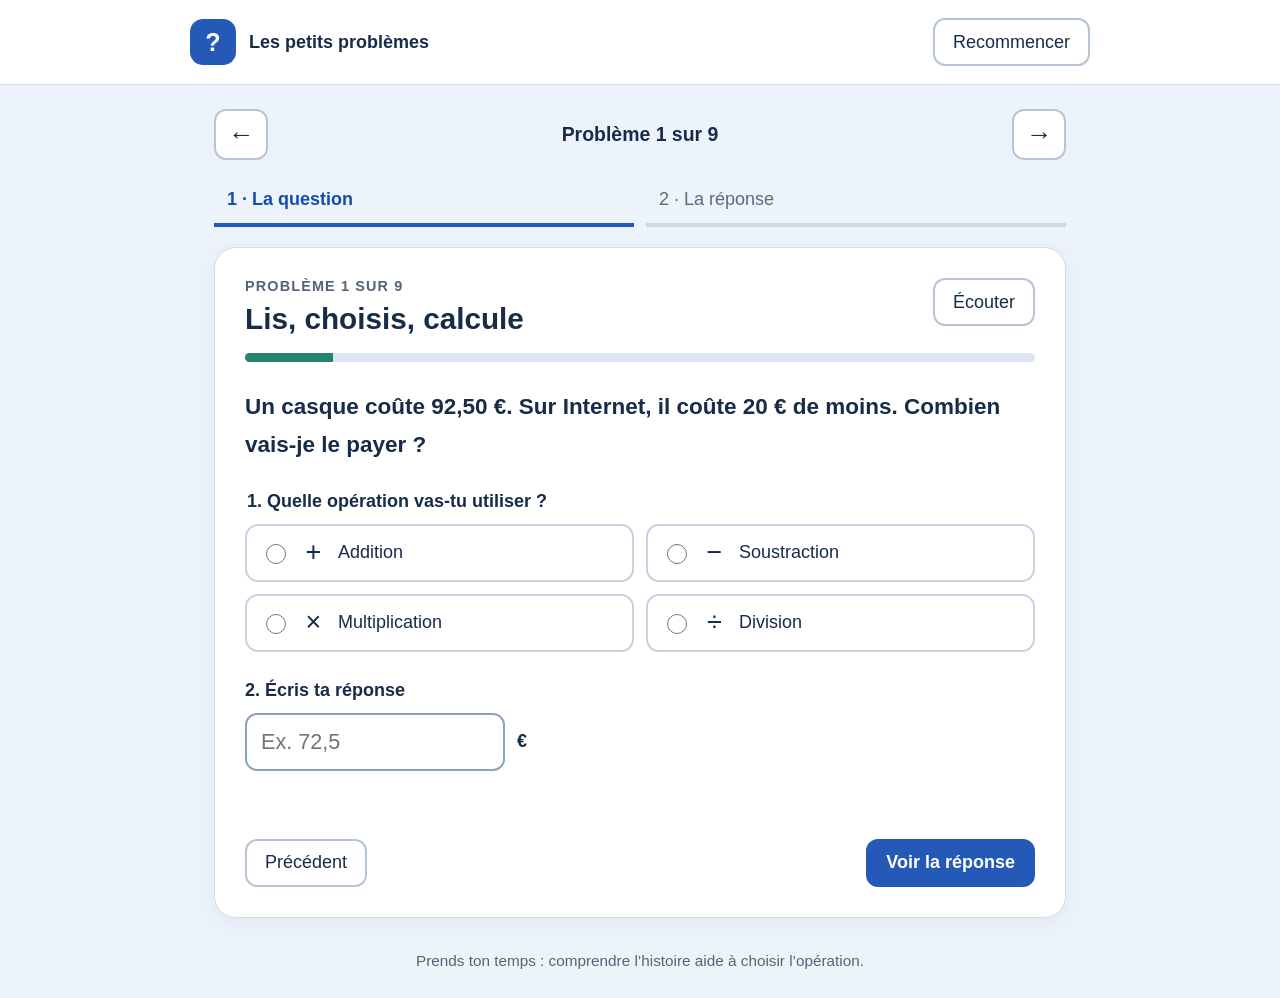
<file: petits-problemes/index.html>
<!doctype html>
<html lang="fr">
<head>
  <meta charset="utf-8">
  <meta name="viewport" content="width=device-width, initial-scale=1">
  <title>Les petits problèmes</title>
  <meta name="description" content="Neuf problèmes de CM2 pour choisir une opération et expliquer son raisonnement.">
  <link rel="stylesheet" href="style.css">
</head>
<body>
  <header>
    <div class="brand"><span class="logo" aria-hidden="true">?</span> Les petits problèmes</div>
    <button id="reset" class="quiet" type="button">Recommencer</button>
  </header>

  <main>
    <nav class="problem-nav" aria-label="Choisir un problème">
      <button id="topPrevious" type="button" aria-label="Problème précédent">←</button>
      <strong>Problème <span id="navProblemNumber">1</span> sur <span id="navProblemTotal">9</span></strong>
      <button id="topNext" type="button" aria-label="Problème suivant">→</button>
    </nav>

    <nav class="pages" aria-label="Progression">
      <span id="page1Tab" class="active">1 · La question</span>
      <span id="page2Tab">2 · La réponse</span>
    </nav>

    <section id="exercisePage" class="sheet" aria-labelledby="exerciseTitle">
      <div class="heading">
        <div>
          <p class="eyebrow">Problème <span id="problemNumber">1</span> sur <span id="problemTotal">9</span></p>
          <h1 id="exerciseTitle">Lis, choisis, calcule</h1>
        </div>
        <button id="speak" class="quiet" type="button" aria-label="Écouter le problème">Écouter</button>
      </div>

      <div class="progress" aria-hidden="true"><span id="progressBar"></span></div>
      <p id="story" class="story"></p>

      <fieldset>
        <legend>1. Quelle opération vas-tu utiliser ?</legend>
        <div class="operations">
          <label><input type="radio" name="operation" value="addition"><span>+</span> Addition</label>
          <label><input type="radio" name="operation" value="soustraction"><span>−</span> Soustraction</label>
          <label><input type="radio" name="operation" value="multiplication"><span>×</span> Multiplication</label>
          <label><input type="radio" name="operation" value="division"><span>÷</span> Division</label>
        </div>
      </fieldset>

      <label class="answer-label" for="answer">2. Écris ta réponse</label>
      <div class="answer-row">
        <input id="answer" inputmode="decimal" autocomplete="off" placeholder="Ex. 72,5">
        <span id="unit" class="unit"></span>
      </div>

      <p id="message" class="message" role="status" aria-live="polite"></p>
      <div class="actions">
        <button id="previous" class="quiet" type="button">Précédent</button>
        <button id="next" class="primary" type="button">Voir la réponse</button>
      </div>
    </section>

    <section id="solutionPage" class="sheet" aria-labelledby="solutionTitle" hidden>
      <p class="eyebrow">Réponse du problème <span id="solutionNumber">1</span></p>
      <h1 id="solutionTitle">La correction expliquée</h1>
      <div id="solution" class="solutions"></div>
      <div class="actions">
        <button id="backToExercises" class="quiet" type="button">Revoir la question</button>
        <button id="nextProblem" class="primary" type="button">Problème suivant</button>
      </div>
    </section>
  </main>

  <footer>Prends ton temps : comprendre l’histoire aide à choisir l’opération.</footer>
  <script src="app.js"></script>
</body>
</html>
</file>
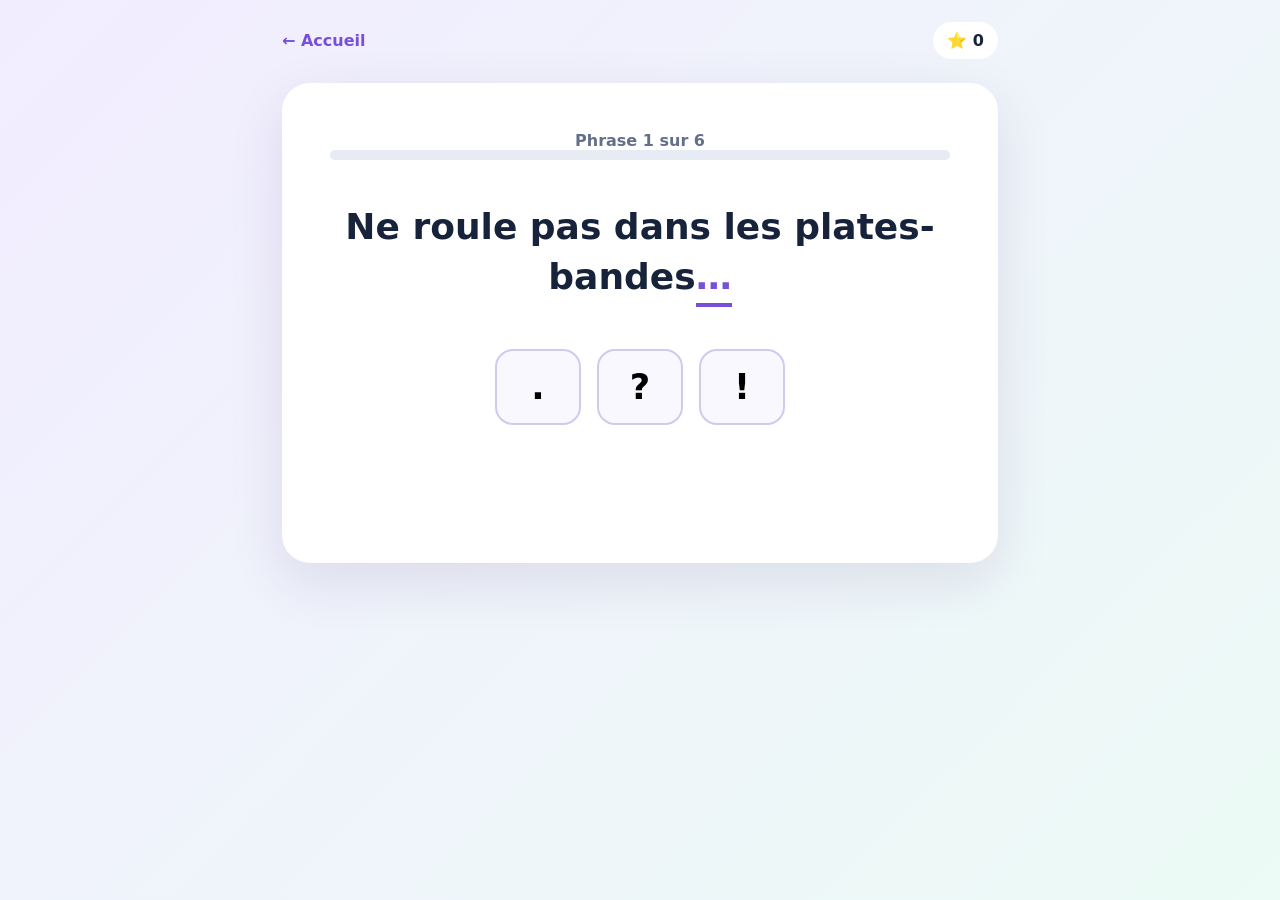
<file: ponctuation/index.html>
<!doctype html><html lang="fr"><head><meta charset="utf-8"><meta name="viewport" content="width=device-width,initial-scale=1"><title>Quel signe à la fin ?</title><style>:root{--violet:#7750d8;--ink:#17233a;--ok:#15865d;--bad:#c23b3b}*{box-sizing:border-box}body{margin:0;font-family:system-ui,-apple-system,sans-serif;background:linear-gradient(135deg,#f2ecff,#ecfbf6);color:var(--ink);min-height:100vh}main{max-width:760px;margin:auto;padding:22px}.top{display:flex;justify-content:space-between;align-items:center}.back{color:var(--violet);font-weight:750;text-decoration:none}.score{font-weight:800;background:white;padding:9px 14px;border-radius:999px}.card{background:#fff;margin-top:24px;padding:clamp(24px,6vw,48px);border-radius:28px;box-shadow:0 18px 55px #32175d1a;text-align:center}.step{color:#62708a;font-weight:700}.bar{height:10px;background:#e7ebf3;border-radius:10px;overflow:hidden}.bar span{display:block;height:100%;background:var(--violet);transition:.25s}.sentence{font-size:clamp(1.55rem,5vw,2.25rem);font-weight:750;line-height:1.4;margin:42px 0}.blank{display:inline-block;color:var(--violet);border-bottom:4px solid var(--violet);min-width:28px}.choices{display:flex;justify-content:center;gap:16px}.choices button{font:900 2.2rem system-ui;width:86px;height:76px;border:2px solid #d3c9ee;border-radius:18px;background:#faf8ff;cursor:pointer}.choices button:hover,.choices button:focus{border-color:var(--violet);transform:scale(1.04)}button:disabled{cursor:default}.choices .good{background:#e9f8f1;border-color:var(--ok);color:var(--ok)}.choices .wrong{background:#fff0f0;border-color:var(--bad);color:var(--bad)}.feedback{min-height:64px;margin:18px 0 8px;font-weight:750;font-size:1.08rem}.explain{display:block;font-weight:500;margin-top:5px}.next{display:none;font:inherit;font-weight:800;border:0;border-radius:16px;padding:17px;background:var(--violet);color:white;width:100%;cursor:pointer}.result{display:none}</style></head><body><main><div class="top"><a class="back" href="../">← Accueil</a><div class="score">⭐ <span id="score">0</span></div></div><section class="card" id="quiz"><div class="step" id="step"></div><div class="bar"><span id="progress"></span></div><div class="sentence"><span id="sentence"></span><span class="blank" id="mark">…</span></div><div class="choices" id="choices"></div><div class="feedback" id="feedback" aria-live="polite"></div><button class="next" id="next">Phrase suivante →</button></section><section class="card result" id="result"><div style="font-size:4rem">🎉</div><h1>Excellent travail !</h1><p id="final"></p><button class="next" style="display:block" onclick="location.reload()">Recommencer</button></section></main><script>const data=[['Ne roule pas dans les plates-bandes','!','C’est un ordre : le point d’exclamation convient.'],['Avais-tu pris ton goûter','?','C’est une question : elle se termine par un point d’interrogation.'],['Le bateau arrive au port','.','C’est une information : elle se termine par un point.'],['Le lapin ne mange pas d’insectes','.','C’est une information : elle se termine par un point.'],['Le ministre arrive-t-il à neuf heures','?','C’est une question : elle se termine par un point d’interrogation.'],['Sois à l’heure demain matin','!','C’est un ordre : le point d’exclamation convient.']];let i=0,score=0,locked=false;const $=id=>document.getElementById(id);function show(){locked=false;$('step').textContent=`Phrase ${i+1} sur ${data.length}`;$('progress').style.width=`${i/data.length*100}%`;$('sentence').textContent=data[i][0];$('mark').textContent='…';$('feedback').innerHTML='';$('next').style.display='none';$('choices').innerHTML='';['.','?','!'].forEach(l=>{let b=document.createElement('button');b.textContent=l;b.setAttribute('aria-label',l==='.'?'point':l==='?'?'point d’interrogation':'point d’exclamation');b.onclick=()=>answer(b,l);$('choices').appendChild(b)})}function answer(btn,l){if(locked)return;locked=true;let ok=l===data[i][1];if(ok)score++;$('score').textContent=score;$('mark').textContent=data[i][1];[...$('choices').children].forEach(b=>{b.disabled=true;if(b.textContent===data[i][1])b.classList.add('good')});if(!ok)btn.classList.add('wrong');$('feedback').innerHTML=(ok?'✅ Bonne réponse !':`💡 Il fallait choisir « ${data[i][1]} ».`)+`<span class="explain">${data[i][2]}</span>`;$('next').style.display='block'}$('next').onclick=()=>{i++;if(i<data.length)show();else{$('quiz').style.display='none';$('result').style.display='block';$('final').textContent=`Tu as obtenu ${score} bonne${score>1?'s':''} réponse${score>1?'s':''} sur ${data.length}.`;}};show();</script></body></html>
</file>
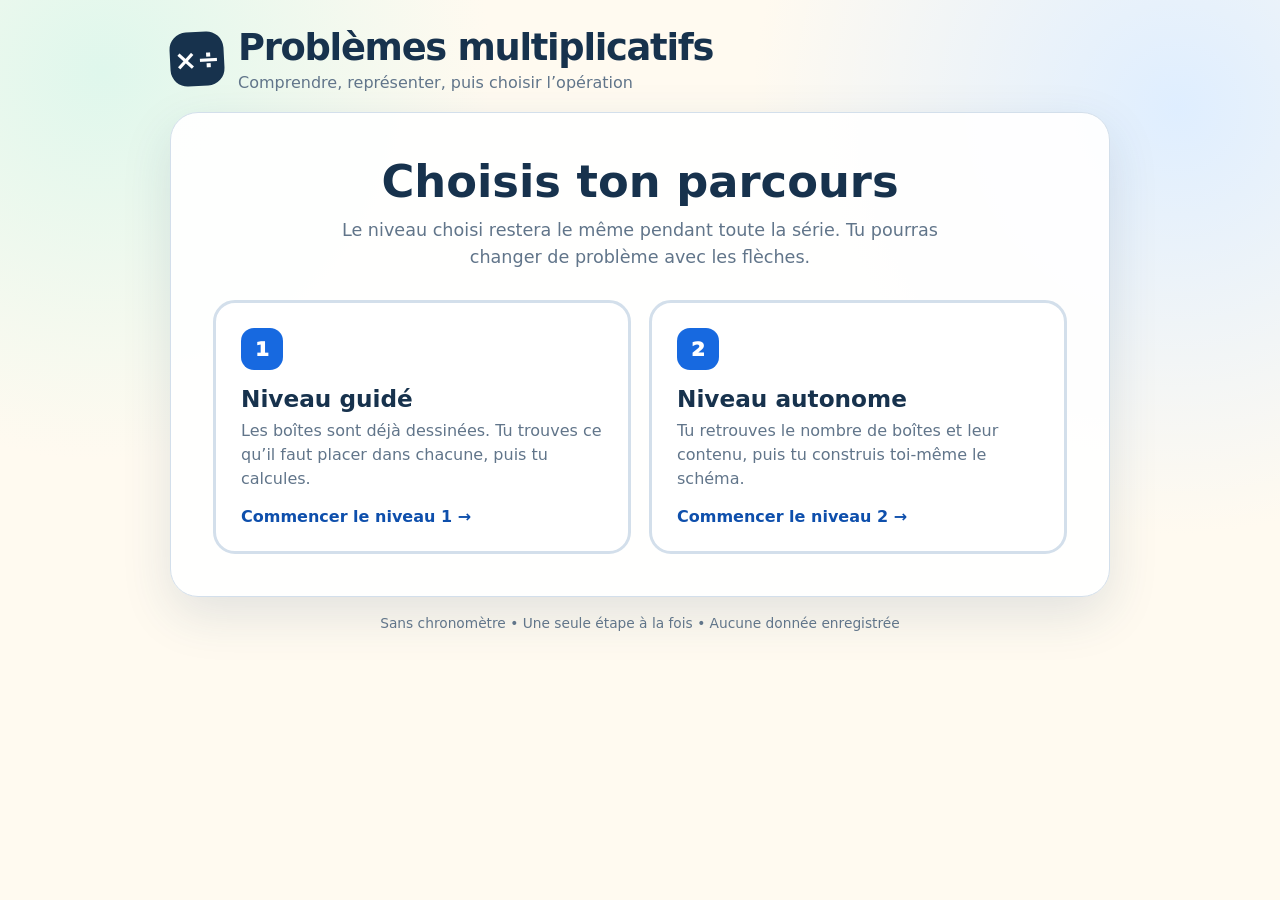
<file: problemes-multiplicatifs/index.html>
<!doctype html>
<html lang="fr">
<head>
  <meta charset="utf-8">
  <meta name="viewport" content="width=device-width, initial-scale=1">
  <meta name="theme-color" content="#f7fbff">
  <title>Problèmes multiplicatifs — CM2</title>
  <meta name="description" content="Des problèmes illustrés pour choisir entre multiplication et partage, avec correction expliquée.">
  <style>
    :root{--ink:#17324d;--muted:#61758a;--paper:#fff;--sky:#eaf5ff;--blue:#1769e0;--blue-dark:#0e4fac;--yellow:#fff2b5;--green:#167647;--green-bg:#e7f8ef;--coral:#b43f2e;--line:#d3dfeb;--shadow:0 18px 50px rgba(33,72,112,.13)}
    *{box-sizing:border-box}body{margin:0;min-height:100vh;background:radial-gradient(circle at 8% 8%,#dff7ec 0,transparent 27%),radial-gradient(circle at 92% 12%,#dfeeff 0,transparent 30%),#fffaf0;color:var(--ink);font-family:Inter,ui-rounded,"SF Pro Rounded",system-ui,-apple-system,sans-serif}
    button,input{font:inherit}button{cursor:pointer}.shell{width:min(940px,calc(100% - 28px));margin:auto;padding:26px 0 40px}
    header{display:flex;align-items:center;justify-content:space-between;gap:18px;margin-bottom:20px}.brand{display:flex;align-items:center;gap:14px}.logo{display:grid;place-items:center;width:54px;height:54px;border-radius:17px;background:var(--ink);color:#fff;font-size:1.7rem;font-weight:900;transform:rotate(-3deg)}
    h1{margin:0;font-size:clamp(1.55rem,4vw,2.3rem);letter-spacing:-.035em}.subtitle{margin:4px 0 0;color:var(--muted)}.problem-nav{display:flex;align-items:center;gap:7px;background:#fff;border:1px solid var(--line);border-radius:999px;padding:5px}.counter{min-width:58px;text-align:center;white-space:nowrap;font-weight:850}.arrow{display:grid;place-items:center;width:42px;height:42px;border:0;border-radius:50%;background:var(--sky);color:var(--blue-dark);font-size:1.45rem;font-weight:950}.arrow:hover,.arrow:focus-visible{background:var(--blue);color:#fff;outline:none}
    .panel{background:rgba(255,255,255,.94);border:1px solid var(--line);border-radius:28px;box-shadow:var(--shadow);padding:clamp(21px,5vw,42px)}
    .topline{display:flex;align-items:center;gap:14px;margin-bottom:25px}.step{font-weight:850;color:var(--blue)}.progress{height:10px;flex:1;background:#edf2f7;border-radius:99px;overflow:hidden}.progress span{display:block;height:100%;background:linear-gradient(90deg,#18a56b,var(--blue));transition:width .3s}
    .tag{display:inline-block;margin:0 0 13px;border-radius:999px;background:var(--yellow);padding:7px 12px;font-weight:800;color:#705400}.story{font-size:clamp(1.25rem,3.2vw,1.7rem);line-height:1.55;font-weight:760;margin:0;max-width:780px}
    .start{text-align:center}.start h2{font-size:clamp(1.8rem,5vw,2.8rem);margin:0 0 9px}.start-lead{max-width:620px;margin:0 auto;color:var(--muted);font-size:1.1rem;line-height:1.55}.level-cards{display:grid;grid-template-columns:1fr 1fr;gap:18px;margin-top:28px}.level-card{border:3px solid var(--line);border-radius:22px;background:#fff;padding:25px;text-align:left;color:var(--ink);transition:transform .15s,border-color .15s}.level-card:hover,.level-card:focus-visible{transform:translateY(-3px);border-color:var(--blue);outline:none}.level-number{display:inline-grid;place-items:center;width:42px;height:42px;border-radius:13px;background:var(--blue);color:#fff;font-size:1.25rem;font-weight:950}.level-card h3{margin:15px 0 7px;font-size:1.45rem}.level-card p{margin:0;color:var(--muted);line-height:1.5}.level-card strong{display:block;margin-top:16px;color:var(--blue-dark)}.modebar{display:flex;align-items:center;justify-content:space-between;gap:12px;margin:-5px 0 20px;padding:10px 14px;border-radius:15px;background:var(--sky)}.mode-label{font-weight:900;color:var(--blue-dark)}.change-level{border:0;background:transparent;color:var(--blue-dark);font-weight:800;text-decoration:underline;padding:7px}.question{margin:18px 0 0;color:var(--blue-dark);font-size:clamp(1.25rem,3vw,1.55rem);font-weight:900}.builder{margin:18px 0 -10px;padding:17px;border:2px dashed #aac8ea;border-radius:17px;background:#f8fcff}.builder-title{font-weight:900;margin-bottom:12px}.builder-fields{display:flex;align-items:end;gap:12px;flex-wrap:wrap}.field{display:grid;gap:6px;flex:1;min-width:160px}.field label{font-weight:800;color:var(--muted)}.small-input{height:54px;border:3px solid var(--line);border-radius:14px;padding:0 12px;font-size:1.35rem;font-weight:900;color:var(--ink);outline:none}.small-input:focus{border-color:var(--blue);box-shadow:0 0 0 4px #dcecff}.diagram{margin:28px 0 23px;padding:22px;background:var(--sky);border-radius:21px}.diagram-label{text-align:center;font-weight:850;margin-bottom:11px}.bars{display:grid;grid-template-columns:repeat(var(--parts),1fr);gap:7px;max-width:720px;margin:auto}.bar{display:grid;place-items:center;min-width:0;min-height:66px;padding:9px 4px;border:3px solid var(--blue);background:#fff;border-radius:10px;text-align:center;font-size:1.05rem;font-weight:900;color:var(--blue-dark)}.total{text-align:center;margin-top:12px;font-weight:850}
    .answer-zone{display:flex;align-items:center;justify-content:center;gap:10px;flex-wrap:wrap}.answer{width:170px;height:62px;border:3px solid var(--line);border-radius:17px;text-align:center;font-size:1.6rem;font-weight:900;color:var(--ink);outline:none}.answer:focus{border-color:var(--blue);box-shadow:0 0 0 5px #dcecff}
    .unit{font-size:1.1rem;font-weight:750;color:var(--muted)}.primary{min-height:62px;border:0;border-radius:17px;padding:0 23px;background:var(--blue);color:#fff;font-weight:900;box-shadow:0 7px 0 var(--blue-dark)}.primary:active{transform:translateY(3px);box-shadow:0 4px 0 var(--blue-dark)}.secondary{border:2px solid var(--line);border-radius:14px;background:#fff;color:var(--ink);padding:11px 16px;font-weight:800}.actions{display:flex;justify-content:space-between;align-items:center;gap:12px;margin-top:23px;flex-wrap:wrap}
    .feedback{min-height:54px;margin-top:18px;border-radius:15px;padding:14px 18px;text-align:center;font-weight:850}.feedback:empty{visibility:hidden}.feedback.ok{background:var(--green-bg);color:var(--green)}.feedback.no{background:#fff0ed;color:var(--coral)}
    .solution-title{font-size:clamp(1.65rem,4vw,2.35rem);margin:0 0 18px}.operation-card{background:var(--sky);border-radius:22px;padding:21px;text-align:center}.operation{font-size:clamp(2rem,7vw,3.6rem);font-weight:950;letter-spacing:-.03em;color:var(--blue-dark)}.equals{margin-top:8px;font-weight:900;font-size:1.25rem}
    .why{margin:21px 0 0;border-left:6px solid #f0bf24;background:#fff9dc;border-radius:6px 17px 17px 6px;padding:17px 19px;line-height:1.55;font-size:1.08rem}.why strong{display:block;margin-bottom:5px}.method{margin-top:18px;padding:17px 19px;background:var(--green-bg);border-radius:17px;line-height:1.55}.hidden{display:none!important}
    footer{text-align:center;color:var(--muted);font-size:.86rem;margin-top:18px}.shake{animation:shake .3s}@keyframes shake{25%{transform:translateX(-7px)}75%{transform:translateX(7px)}}@media(max-width:640px){header{align-items:flex-start}.subtitle{display:none}.logo{width:46px;height:46px}.problem-nav{padding:3px}.arrow{width:38px;height:38px}.panel{border-radius:22px}.level-cards{grid-template-columns:1fr}.modebar{align-items:flex-start}.bars{gap:4px}.bar{padding:7px 2px;font-size:.9rem}.answer{width:145px}.actions{justify-content:center}.actions .primary,.actions .secondary{width:100%}}@media(prefers-reduced-motion:reduce){*{animation:none!important}}
  </style>
</head>
<body>
  <main class="shell">
    <header><div class="brand"><div class="logo" aria-hidden="true">×÷</div><div><h1>Problèmes multiplicatifs</h1><p class="subtitle">Comprendre, représenter, puis choisir l’opération</p></div></div><nav class="problem-nav hidden" id="problemNav" aria-label="Changer de problème"><button class="arrow" id="prevProblem" type="button" aria-label="Problème précédent">‹</button><div class="counter" id="counter">1 / 12</div><button class="arrow" id="nextProblem" type="button" aria-label="Problème suivant">›</button></nav></header>
    <section class="panel start" id="startPage"><h2>Choisis ton parcours</h2><p class="start-lead">Le niveau choisi restera le même pendant toute la série. Tu pourras changer de problème avec les flèches.</p><div class="level-cards"><button class="level-card" data-start-level="1" type="button"><span class="level-number">1</span><h3>Niveau guidé</h3><p>Les boîtes sont déjà dessinées. Tu trouves ce qu’il faut placer dans chacune, puis tu calcules.</p><strong>Commencer le niveau 1 →</strong></button><button class="level-card" data-start-level="2" type="button"><span class="level-number">2</span><h3>Niveau autonome</h3><p>Tu retrouves le nombre de boîtes et leur contenu, puis tu construis toi-même le schéma.</p><strong>Commencer le niveau 2 →</strong></button></div></section>
    <section class="panel hidden" id="problemPage">
      <div class="modebar"><span class="mode-label" id="modeLabel"></span><button class="change-level" id="changeLevel" type="button">Changer de niveau</button></div>
      <div class="topline"><span class="step">Page 1 · Je cherche</span><div class="progress"><span id="progress"></span></div></div>
      <div class="tag" id="tag">Groupes identiques</div><p class="story" id="story"></p><p class="question" id="question"></p>
      <div class="builder hidden" id="builder"><div class="builder-title" id="builderTitle"></div><div class="builder-fields" id="builderFields"></div></div>
      <div class="diagram"><div class="diagram-label" id="diagramLabel"></div><div class="bars" id="bars"></div><div class="total" id="total"></div></div>
      <form id="answerForm"><div class="answer-zone"><input id="answer" class="answer" inputmode="numeric" autocomplete="off" aria-label="Ta réponse"><span class="unit" id="unit"></span><button class="primary">Vérifier</button></div></form>
      <div class="feedback" id="feedback" role="status" aria-live="polite"></div>
      <div class="actions"><button class="secondary" id="readBtn" type="button">🔊 Lire l’énoncé</button><button class="primary" id="solutionBtn" type="button">Voir la correction →</button></div>
    </section>
    <section class="panel hidden" id="solutionPage">
      <div class="topline"><span class="step">Page 2 · Je comprends</span><div class="progress"><span id="progress2"></span></div></div>
      <h2 class="solution-title">La correction</h2><div class="operation-card"><div class="operation" id="operation"></div><div class="equals" id="resultSentence"></div></div>
      <div class="why"><strong>Pourquoi cette opération ?</strong><span id="why"></span></div><div class="method" id="method"></div>
      <div class="actions"><button class="secondary" id="backBtn" type="button">← Revoir l’exercice</button><button class="primary" id="nextBtn" type="button">Problème suivant →</button></div>
    </section>
    <footer>Sans chronomètre • Une seule étape à la fois • Aucune donnée enregistrée</footer>
  </main>
  <script>
    const problems=[
      {kind:"multiply",tag:"Groupes identiques",story:"Un fleuriste prépare 9 bouquets. Chaque bouquet contient 6 fleurs.",question:"Combien de fleurs utilise-t-il au total ?",groups:9,each:6,unit:"fleurs",answer:54,op:"9 × 6 = 54",result:"Il utilise 54 fleurs.",why:"On connaît le nombre de bouquets et le nombre de fleurs dans chaque bouquet. On cherche le total : on multiplie.",method:"9 groupes de 6, c’est 6 + 6 + 6 + 6 + 6 + 6 + 6 + 6 + 6, donc 9 × 6."},
      {kind:"multiply",tag:"Groupes identiques",story:"Léa marque 18 points par panier. Son équipe marque 4 fois autant de points.",question:"Combien de points l’équipe marque-t-elle ?",groups:4,each:18,unit:"points",answer:72,op:"18 × 4 = 72",result:"L’équipe marque 72 points.",why:"« 4 fois plus » signifie que l’on prend 4 groupes de 18 points. On cherche le total : on multiplie.",method:"18 × 4 = (10 × 4) + (8 × 4) = 40 + 32 = 72."},
      {kind:"divide",tag:"Partage équitable",story:"Un trajet en taxi coûte 72 €. Quatre passagers partagent le prix équitablement.",question:"Combien chaque passager doit-il payer ?",groups:4,total:72,unit:"€",answer:18,op:"72 ÷ 4 = 18",result:"Chaque passager doit payer 18 €.",why:"On connaît le total et le nombre de personnes. On cherche la part de chacun : on divise.",method:"Je cherche 4 × ? = 72. Comme 4 × 18 = 72, alors 72 ÷ 4 = 18."},
      {kind:"multiply",tag:"Groupes identiques",story:"Une maîtresse range 7 boîtes de 8 feutres.",question:"Combien de feutres y a-t-il en tout ?",groups:7,each:8,unit:"feutres",answer:56,op:"7 × 8 = 56",result:"Il y a 56 feutres.",why:"Il y a 7 groupes identiques de 8 feutres. Pour trouver le total, on multiplie.",method:"7 × 8 = 56. On peut aussi calculer 5 × 8 + 2 × 8 = 40 + 16."},
      {kind:"divide",tag:"Partage équitable",story:"Une classe a récolté 96 autocollants. Ils sont partagés également entre 8 élèves.",question:"Combien chaque élève reçoit-il d’autocollants ?",groups:8,total:96,unit:"autocollants",answer:12,op:"96 ÷ 8 = 12",result:"Chaque élève reçoit 12 autocollants.",why:"On partage une quantité totale en 8 parts égales. Pour connaître une part, on divise.",method:"Je cherche 8 × ? = 96. 8 × 12 = 96, donc chaque part vaut 12."},
      {kind:"multiply",tag:"Groupes identiques",story:"Un cinéma possède 12 rangées de 15 fauteuils.",question:"Combien y a-t-il de fauteuils au total ?",groups:12,each:15,unit:"fauteuils",answer:180,op:"12 × 15 = 180",result:"Le cinéma possède 180 fauteuils.",why:"On connaît le nombre de rangées et le nombre de fauteuils par rangée. Le total se calcule avec une multiplication.",method:"12 × 15 = (10 × 15) + (2 × 15) = 150 + 30 = 180."},
      {kind:"divide",tag:"Valeur d’un groupe",story:"Six cahiers identiques coûtent 42 € au total.",question:"Quel est le prix d’un cahier ?",groups:6,total:42,unit:"€",answer:7,op:"42 ÷ 6 = 7",result:"Un cahier coûte 7 €.",why:"Le prix total est partagé entre 6 cahiers identiques. Pour trouver le prix d’un seul cahier, on divise.",method:"Je cherche 6 × ? = 42. Comme 6 × 7 = 42, un cahier coûte 7 €."},
      {kind:"multiply",tag:"Groupes identiques",story:"Un jardinier plante 14 rangées de 9 salades.",question:"Combien plante-t-il de salades ?",groups:14,each:9,unit:"salades",answer:126,op:"14 × 9 = 126",result:"Il plante 126 salades.",why:"Chaque rangée contient le même nombre de salades. Pour réunir les 14 rangées, on multiplie.",method:"14 × 9 = (10 × 9) + (4 × 9) = 90 + 36 = 126."},
      {kind:"divide",tag:"Partage équitable",story:"Une bibliothèque répartit 144 livres sur 12 étagères identiques.",question:"Combien place-t-elle de livres sur chaque étagère ?",groups:12,total:144,unit:"livres",answer:12,op:"144 ÷ 12 = 12",result:"Elle place 12 livres sur chaque étagère.",why:"On connaît le nombre total de livres et le nombre d’étagères. On cherche la quantité sur une étagère : on divise.",method:"Je cherche 12 × ? = 144. 12 × 12 = 144, donc il y a 12 livres par étagère."},
      {kind:"multiply",tag:"Groupes identiques",story:"Pour une fête, on prépare 16 tables avec 6 verres sur chaque table.",question:"Combien faut-il de verres au total ?",groups:16,each:6,unit:"verres",answer:96,op:"16 × 6 = 96",result:"Il faut 96 verres.",why:"Les 16 tables forment 16 groupes de 6 verres. Pour calculer le total, on multiplie.",method:"16 × 6 = (10 × 6) + (6 × 6) = 60 + 36 = 96."},
      {kind:"divide",tag:"Valeur d’un groupe",story:"Neuf billets de spectacle identiques coûtent 117 €.",question:"Combien coûte un billet ?",groups:9,total:117,unit:"€",answer:13,op:"117 ÷ 9 = 13",result:"Un billet coûte 13 €.",why:"Le prix total correspond à 9 billets identiques. On cherche le prix d’un seul billet : on divise.",method:"Je cherche 9 × ? = 117. Comme 9 × 13 = 117, un billet coûte 13 €."},
      {kind:"multiply",tag:"Groupes identiques",story:"Un club commande 25 paquets contenant chacun 12 balles.",question:"Combien de balles le club commande-t-il ?",groups:25,each:12,unit:"balles",answer:300,op:"25 × 12 = 300",result:"Le club commande 300 balles.",why:"On cherche combien donnent 25 groupes de 12 balles. On multiplie le nombre de groupes par la quantité d’un groupe.",method:"25 × 12 = 25 × (10 + 2) = 250 + 50 = 300."}
    ];
    const $=id=>document.getElementById(id);let index=0,level=null;
    function startLevel(chosen){level=chosen;index=0;$("startPage").classList.add("hidden");$("problemNav").classList.remove("hidden");render()}
    function returnToLevels(){$("startPage").classList.remove("hidden");$("problemPage").classList.add("hidden");$("solutionPage").classList.add("hidden");$("problemNav").classList.add("hidden");level=null}
    function render(){
      const p=problems[index],pct=((index+1)/problems.length)*100;$("counter").textContent=`${index+1} / ${problems.length}`;$("progress").style.width=pct+"%";$("progress2").style.width=pct+"%";$("tag").textContent=p.tag;$("story").textContent=p.story;$("question").textContent=p.question;$("unit").textContent=p.unit;
      $("modeLabel").textContent=level===1?"Niveau 1 · Parcours guidé":"Niveau 2 · Parcours autonome";renderBuilder();
      $("operation").textContent=p.op;$("resultSentence").textContent=p.result;$("why").textContent=p.why;$("method").innerHTML="<strong>Une façon de calculer :</strong> "+p.method;$("answer").value="";$("feedback").textContent="";$("feedback").className="feedback";showProblem();
    }
    function renderBuilder(){
      const p=problems[index],builder=$("builder"),fields=$("builderFields");fields.innerHTML="";
      if(p.kind!=="multiply"){
        if(level===1){builder.classList.add("hidden");drawBars(p.groups,null);$("diagramLabel").textContent=`${p.total} à partager en ${p.groups} parts égales`}
        else{builder.classList.remove("hidden");$("builderTitle").textContent="Construis le partage : combien faut-il dessiner de parts égales ?";fields.innerHTML=`<div class="field"><label for="groupCount">Nombre de boîtes</label><input class="small-input" id="groupCount" inputmode="numeric" aria-label="Nombre de boîtes"></div><button class="secondary" id="buildBtn" type="button">Construire le schéma</button>`;$("buildBtn").addEventListener("click",buildDivision);drawBars(0,null);$("diagramLabel").textContent="À toi de construire les parts"}
        $("total").textContent=`Total à partager : ${p.total}`;return
      }
      builder.classList.remove("hidden");
      if(level===1){
        $("builderTitle").textContent=`Les ${p.groups} boîtes sont déjà prêtes. Que faut-il mettre dans chacune ?`;
        fields.innerHTML=`<div class="field"><label for="easyEach">Dans chaque boîte</label><input class="small-input" id="easyEach" inputmode="numeric" aria-label="Quantité dans chaque boîte"></div><button class="secondary" id="fillBtn" type="button">Remplir les boîtes</button>`;
        $("fillBtn").addEventListener("click",fillLevel1);
        drawBars(p.groups,null);$("diagramLabel").textContent=`${p.groups} boîtes à compléter`;
      }else{
        $("builderTitle").textContent="Construis toi-même le schéma du problème.";
        fields.innerHTML=`<div class="field"><label for="groupCount">Nombre de boîtes</label><input class="small-input" id="groupCount" inputmode="numeric" aria-label="Nombre de boîtes"></div><div class="field"><label for="eachCount">Dans chaque boîte</label><input class="small-input" id="eachCount" inputmode="numeric" aria-label="Quantité dans chaque boîte"></div><button class="secondary" id="buildBtn" type="button">Construire le schéma</button>`;
        $("buildBtn").addEventListener("click",buildLevel2);drawBars(0,null);$("diagramLabel").textContent="À toi de construire les boîtes";
      }
      $("total").textContent="Total : ?";
    }
    function fillLevel1(){
      const p=problems[index],each=Number($("easyEach").value);
      if(!Number.isInteger(each)||each<0){setFeedback("Écris une quantité entière pour chaque boîte.","no");return}
      drawBars(p.groups,null,each);$("diagramLabel").textContent=`${p.groups} boîtes de ${each}`;
      if(each===p.each)setFeedback("Oui ! Chaque boîte contient la bonne quantité. Calcule maintenant le total.","ok");else setFeedback("Relis l’énoncé : quelle quantité faut-il mettre dans chaque boîte ?","no");
    }
    function drawBars(count,mode,value){
      const bars=$("bars"),shown=Math.min(Number(count)||0,30);bars.innerHTML="";bars.style.setProperty("--parts",Math.min(Math.max(shown,1),6));
      for(let i=0;i<shown;i++){const b=document.createElement("div");b.className="bar";if(mode==="inputs"){const input=document.createElement("input");input.className="bar-input";input.inputMode="numeric";input.setAttribute("aria-label",`Contenu de la boîte ${i+1}`);b.appendChild(input)}else b.textContent=value??"?";bars.appendChild(b)}
    }
    function buildLevel2(){
      const p=problems[index],groups=Number($("groupCount").value),each=Number($("eachCount").value);
      if(!Number.isInteger(groups)||groups<1||groups>30||!Number.isInteger(each)||each<0){setFeedback("Indique un nombre de boîtes et une quantité entière.","no");return}
      drawBars(groups,null,each);$("diagramLabel").textContent=`${groups} boîtes de ${each}`;
      if(groups===p.groups&&each===p.each)setFeedback("Le schéma correspond bien à l’énoncé. Calcule maintenant le total.","ok");else setFeedback("Relis l’énoncé : vérifie le nombre de boîtes et ce qu’il faut mettre dans chacune.","no");
    }
    function buildDivision(){
      const p=problems[index],groups=Number($("groupCount").value);
      if(!Number.isInteger(groups)||groups<1||groups>30){setFeedback("Indique un nombre entier de boîtes.","no");return}
      drawBars(groups,null);$("diagramLabel").textContent=`${p.total} à partager en ${groups} parts égales`;
      if(groups===p.groups)setFeedback("Le partage est bien construit. Trouve maintenant la valeur d’une part.","ok");else setFeedback("Relis l’énoncé : en combien de parts égales faut-il partager ?","no");
    }
    function showProblem(){$("problemPage").classList.remove("hidden");$("solutionPage").classList.add("hidden");$("answer").focus()}
    function showSolution(){$("problemPage").classList.add("hidden");$("solutionPage").classList.remove("hidden");$("nextBtn").textContent=index===problems.length-1?"Recommencer ↻":"Problème suivant →";$("solutionPage").focus()}
    $("answerForm").addEventListener("submit",e=>{e.preventDefault();const p=problems[index];if(p.kind==="multiply"&&level===1&&Number($("easyEach").value)!==p.each){setFeedback("Remplis d’abord correctement les boîtes avec le nombre indiqué dans l’énoncé.","no");return}if(p.kind==="multiply"&&level===2&&(Number($("groupCount").value)!==p.groups||Number($("eachCount").value)!==p.each)){setFeedback("Construis d’abord le bon schéma avec les deux nombres de l’énoncé.","no");return}if(p.kind==="divide"&&level===2&&Number($("groupCount").value)!==p.groups){setFeedback("Construis d’abord le bon nombre de parts égales.","no");return}const v=Number($("answer").value.replace(",",".").trim());if($("answer").value.trim()===""){setFeedback(p.kind==="multiply"?"Écris maintenant le total.":"Écris maintenant la valeur d’une part.","no");return}if(v===p.answer){if(p.kind==="divide")drawBars(p.groups,null,p.answer);setFeedback("Bravo ! Le schéma et la réponse sont justes.","ok")}else{setFeedback("Le schéma est prêt. Utilise-le pour reprendre ton calcul.","no");$("answer").classList.add("shake");setTimeout(()=>$("answer").classList.remove("shake"),350)}});
    function setFeedback(t,c){$("feedback").textContent=t;$("feedback").className="feedback "+c}
    $("solutionBtn").addEventListener("click",showSolution);$("backBtn").addEventListener("click",showProblem);$("nextBtn").addEventListener("click",()=>{index=index===problems.length-1?0:index+1;render()});
    $("prevProblem").addEventListener("click",()=>{index=(index-1+problems.length)%problems.length;render()});$("nextProblem").addEventListener("click",()=>{index=(index+1)%problems.length;render()});
    document.querySelectorAll("[data-start-level]").forEach(btn=>btn.addEventListener("click",()=>startLevel(Number(btn.dataset.startLevel))));$("changeLevel").addEventListener("click",returnToLevels);
    $("readBtn").addEventListener("click",()=>{if(!("speechSynthesis" in window))return;const p=problems[index];speechSynthesis.cancel();const u=new SpeechSynthesisUtterance(p.story+" "+p.question);u.lang="fr-FR";u.rate=.88;speechSynthesis.speak(u)});
  </script>
</body>
</html>
</file>
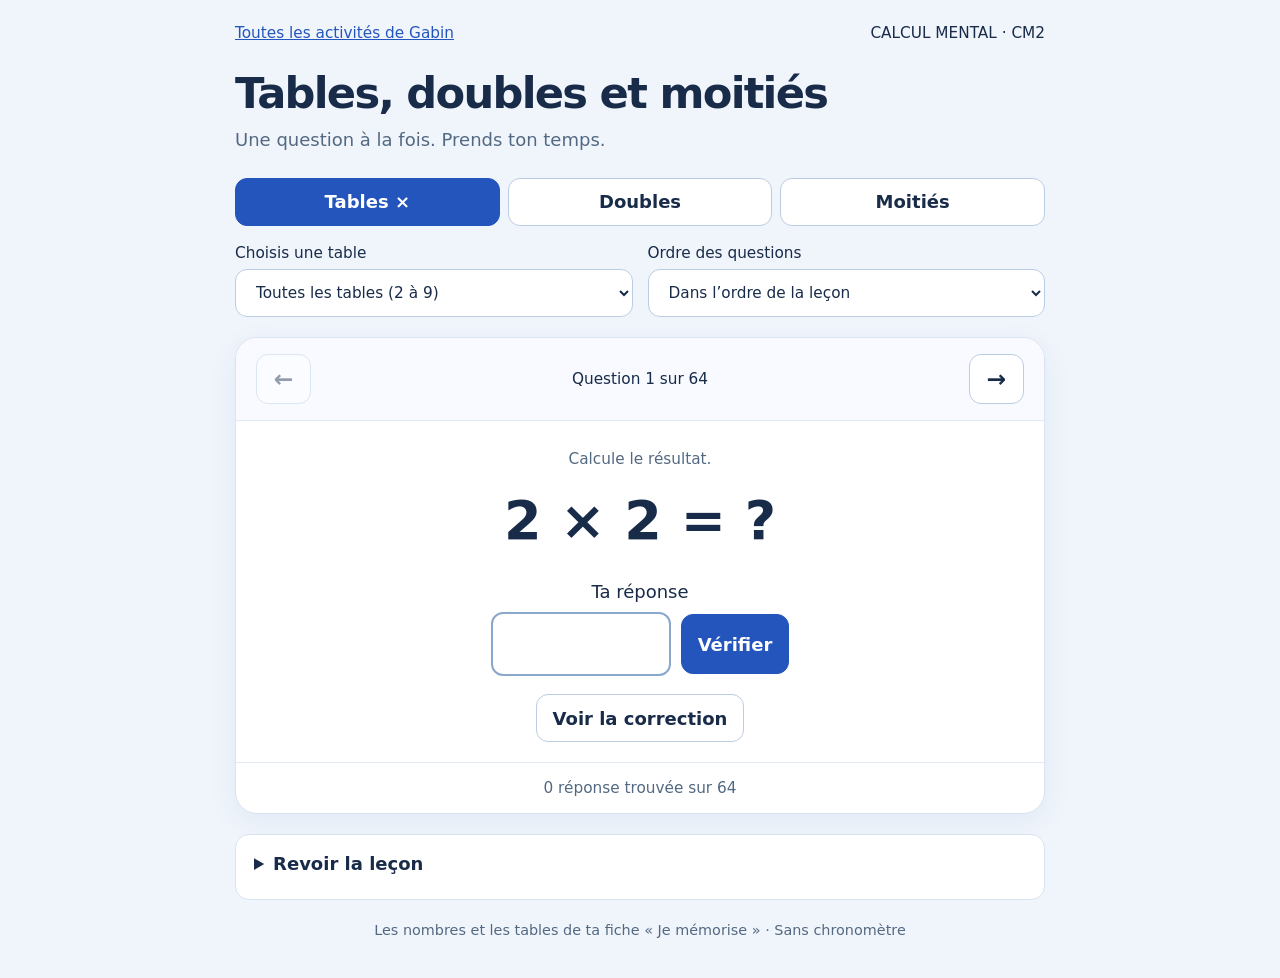
<file: tables-doubles-moities/index.html>
<!doctype html>
<html lang="fr"><head><meta charset="utf-8"><meta name="viewport" content="width=device-width,initial-scale=1"><title>Tables, doubles et moitiés · Gabin</title><meta name="description" content="Les exercices de la leçon : tables de 2 à 9, doubles et moitiés. Une question à la fois, à ton rythme."><link rel="icon" href="data:image/svg+xml,%3Csvg xmlns='http://www.w3.org/2000/svg' viewBox='0 0 64 64'%3E%3Crect width='64' height='64' rx='16' fill='%232455bd'/%3E%3Ctext x='32' y='46' text-anchor='middle' font-size='48' fill='white'%3E×%3C/text%3E%3C/svg%3E"><style>
:root{font-family:system-ui,-apple-system,sans-serif;color:#182b49;background:#f0f5fc;font-size:18px}*{box-sizing:border-box}body{margin:0}main{max-width:850px;margin:auto;padding:24px 20px 40px}a{color:#2455bd}header{display:flex;justify-content:space-between;gap:15px;align-items:center;font-size:.85rem}h1{font-size:clamp(1.7rem,5vw,2.4rem);letter-spacing:-.04em;margin:26px 0 8px}p{line-height:1.6}button,select,input{font:inherit}button,select{min-height:48px;border:1px solid #bbcce4;background:white;border-radius:12px;padding:10px 16px;color:inherit}button{cursor:pointer;font-weight:650}button:hover{background:#e9f0fc}button:disabled{opacity:.45;cursor:default}button:focus-visible,select:focus-visible,input:focus-visible,a:focus-visible,summary:focus-visible{outline:3px solid #c27800;outline-offset:4px}.tabs{display:flex;gap:8px;margin:23px 0 18px}.tabs button{flex:1}.tabs button[aria-pressed=true]{background:#2455bd;border-color:#2455bd;color:white}.settings{display:flex;gap:15px;flex-wrap:wrap;align-items:end;margin-bottom:20px}.settings label{display:grid;gap:7px;font-size:.85rem;flex:1;min-width:190px}.sheet{background:#fff;border:1px solid #d9e3f2;border-radius:22px;box-shadow:0 8px 30px #163a7510;overflow:hidden}.nav{display:flex;align-items:center;justify-content:space-between;padding:16px 20px;background:#f8faff;border-bottom:1px solid #e1e9f5}.nav button{font-size:1.3rem;min-width:55px}.nav span{font-size:.85rem;text-align:center}article{text-align:center;padding:26px 22px 20px}.eyebrow{font-size:.85rem;color:#536982;margin:0 0 15px}.question{font-size:clamp(2rem,7vw,3rem);font-weight:750;line-height:1.3;margin:12px 0 25px}.answer-row{display:flex;gap:10px;justify-content:center;align-items:center;flex-wrap:wrap}input{width:180px;min-height:64px;border:2px solid #8aa7ce;border-radius:12px;text-align:center;font-size:1.8rem;color:#182b49}label[for=answer]{display:block;margin-bottom:10px}.primary{background:#2455bd;color:white;border-color:#2455bd;min-height:60px}.primary:hover{background:#193f94}.feedback{padding:16px;border-radius:12px;background:#edf4ff;margin:18px auto 0;max-width:570px;text-align:left;line-height:1.55}.feedback.good{background:#e6f6ef;color:#15513b}.feedback.try{background:#fff4db;color:#644712}.actions{display:flex;justify-content:center;flex-wrap:wrap;gap:10px;margin-top:18px}.progress{font-size:.85rem;color:#536982;padding:16px 22px;border-top:1px solid #e1e9f5;text-align:center}details{margin-top:20px;background:white;border:1px solid #d9e3f2;border-radius:14px;padding:18px}summary{cursor:pointer;font-weight:650;min-height:28px}.lesson-list{display:grid;grid-template-columns:repeat(auto-fit,minmax(210px,1fr));gap:8px;list-style:none;padding:0}.lesson-list li{padding:8px;background:#f2f6fc;border-radius:7px;font-variant-numeric:tabular-nums}.table-wrap{overflow-x:auto}table{border-collapse:collapse;width:100%;text-align:center;margin:15px 0}td,th{padding:9px;border:1px solid #d4e0f1}th{background:#2455bd;color:white}footer{font-size:.8rem;color:#536982;margin-top:22px;text-align:center}[hidden]{display:none!important}@media(max-width:480px){main{padding:18px 12px}.tabs{gap:5px}.tabs button{padding:10px 7px;font-size:.92rem}article{padding:22px 14px}.settings{gap:12px}.nav{padding:12px}header{font-size:.78rem}td,th{padding:7px}}
</style></head><body><main><header><a href="../">Toutes les activités de Gabin</a><span>CALCUL MENTAL · CM2</span></header><h1>Tables, doubles et moitiés</h1><p style="margin:0;color:#536982">Une question à la fois. Prends ton temps.</p><nav class="tabs" aria-label="Choisir une leçon"><button data-mode="tables" aria-pressed="true">Tables ×</button><button data-mode="doubles" aria-pressed="false">Doubles</button><button data-mode="moities" aria-pressed="false">Moitiés</button></nav><div class="settings"><label><span id="filter-label">Choisis une table</span><select id="filter"></select></label><label>Ordre des questions<select id="order"><option value="ordered">Dans l’ordre de la leçon</option><option value="random">Dans le désordre</option></select></label></div><section class="sheet" aria-label="Entraînement"><div class="nav"><button id="prev" aria-label="Question précédente">←</button><span id="position"></span><button id="next" aria-label="Question suivante">→</button></div><article><p class="eyebrow" id="instruction"></p><div class="question" id="question"></div><form id="form"><label for="answer">Ta réponse</label><div class="answer-row"><input id="answer" inputmode="numeric" autocomplete="off" aria-describedby="feedback" maxlength="8"><button class="primary" id="check" type="submit">Vérifier</button></div></form><div id="feedback" class="feedback" role="status" aria-live="polite" hidden></div><div class="actions"><button id="solution">Voir la correction</button><button id="continue" hidden>Continuer</button></div></article><div class="progress" id="progress"></div></section><details id="lesson"><summary>Revoir la leçon</summary><div id="lesson-body"></div></details><footer>Les nombres et les tables de ta fiche « Je mémorise » · Sans chronomètre</footer></main><script>
'use strict';
const $=id=>document.getElementById(id),fmt=n=>n.toLocaleString('fr-FR');
const small=Array.from({length:20},(_,i)=>i+1),largeD=[20,25,30,35,40,45,50,60,75,100,150,200,250,300,400,500,600,1000],largeH=[50,60,70,80,90,100,120,150,200,300,400,500,600,800,1000,1200];
let mode='tables',questions=[],index=0;
function pool(){if(mode==='tables'){let rows=$('filter').value==='all'?[2,3,4,5,6,7,8,9]:[Number($('filter').value)];return rows.flatMap(a=>Array.from({length:8},(_,i)=>({a,b:i+2,result:a*(i+2)})));}let nums=mode==='doubles'?($('filter').value==='1'?small:largeD):($('filter').value==='1'?small.map(n=>n*2):largeH);return nums.map(a=>({a,result:mode==='doubles'?a*2:a/2}));}
function configure(){ $('filter-label').textContent=mode==='tables'?'Choisis une table':'Choisis une partie';$('filter').innerHTML=mode==='tables'?'<option value="all">Toutes les tables (2 à 9)</option>'+[2,3,4,5,6,7,8,9].map(n=>`<option value="${n}">Table de ${n}</option>`).join(''):'<option value="1">Partie 1 · Petits nombres</option><option value="2">Partie 2 · Grands nombres</option>';start();}
function start(){questions=pool().map(q=>({...q,answer:'',status:'',message:'',revealed:false}));if($('order').value==='random')for(let i=questions.length-1;i>0;i--){let j=Math.floor(Math.random()*(i+1));[questions[i],questions[j]]=[questions[j],questions[i]];}index=0;$('lesson').open=false;renderLesson();render();}
function explanation(q){if(mode==='tables')return `${q.a} × ${q.b} = ${fmt(q.result)}. On additionne ${q.a} fois le nombre ${q.b}. Et ${q.b} × ${q.a} donne aussi ${fmt(q.result)} : on peut échanger les deux nombres.`;if(mode==='doubles')return `Le double de ${fmt(q.a)}, c’est deux fois ce nombre : ${fmt(q.a)} + ${fmt(q.a)} = ${fmt(q.result)}.`;return `La moitié de ${fmt(q.a)}, c’est partager en deux parts égales : ${fmt(q.a)} ÷ 2 = ${fmt(q.result)}. Pour vérifier : ${fmt(q.result)} + ${fmt(q.result)} = ${fmt(q.a)}.`;}
function render(){let q=questions[index];$('position').textContent=`Question ${index+1} sur ${questions.length}`;$('prev').disabled=index===0;$('next').disabled=index===questions.length-1;$('instruction').textContent=mode==='tables'?'Calcule le résultat.':mode==='doubles'?'Trouve deux fois ce nombre.':'Partage ce nombre en deux parts égales.';$('question').textContent=mode==='tables'?`${q.a} × ${q.b} = ?`:`${mode==='doubles'?'Double':'Moitié'} de ${fmt(q.a)} ?`;$('answer').value=q.answer;$('answer').disabled=q.status==='good'||q.revealed;$('check').disabled=$('answer').disabled;$('feedback').hidden=!q.message;$('feedback').textContent=q.message;$('feedback').className='feedback '+q.status;$('solution').hidden=q.status==='good'||q.revealed;$('continue').hidden=!(q.status==='good'||q.revealed);$('continue').textContent=index===questions.length-1?'Recommencer la série':'Continuer';const solved=questions.filter(q=>q.status==='good').length,seen=questions.filter(q=>q.revealed).length;$('progress').textContent=`${solved} réponse${solved>1?'s':''} trouvée${solved>1?'s':''} sur ${questions.length}${seen?' · '+seen+' correction'+(seen>1?'s':'')+' consultée'+(seen>1?'s':''):''}`;}
function move(delta){index=Math.max(0,Math.min(questions.length-1,index+delta));render();}
$('answer').addEventListener('input',()=>{questions[index].answer=$('answer').value;});$('form').addEventListener('submit',e=>{e.preventDefault();let q=questions[index],raw=$('answer').value.replace(/\s/g,'');if(!/^\d+$/.test(raw)){q.message='Écris un nombre dans la case, puis appuie sur Vérifier.';q.status='try';}else if(Number(raw)===q.result){q.status='good';q.message='Bravo ! '+explanation(q);}else{q.status='try';q.message=mode==='tables'?'Essaie encore. Tu peux additionner plusieurs fois le même nombre.':mode==='doubles'?'Essaie encore. Additionne ce nombre avec lui-même.':'Essaie encore. Cherche deux nombres identiques qui, additionnés, donnent ce nombre.';}render();if(q.status==='try'){$('answer').focus();$('answer').select();}});
$('solution').onclick=()=>{let q=questions[index];q.revealed=true;q.status='';q.message=explanation(q);render();};$('prev').onclick=()=>move(-1);$('next').onclick=()=>move(1);$('continue').onclick=()=>index===questions.length-1?start():move(1);$('filter').onchange=start;$('order').onchange=start;document.querySelectorAll('[data-mode]').forEach(button=>button.onclick=()=>{mode=button.dataset.mode;document.querySelectorAll('[data-mode]').forEach(b=>b.setAttribute('aria-pressed',String(b===button)));configure();});
function renderLesson(){let html;if(mode==='tables'){html='<p>Si je connais 8 × 3, alors je connais 3 × 8 : le résultat est le même.</p><div class="table-wrap"><table><caption>Les tables de 2 à 9</caption><thead><tr><th scope="col">×</th>'+[2,3,4,5,6,7,8,9].map(n=>`<th scope="col">${n}</th>`).join('')+'</tr></thead><tbody>'+[2,3,4,5,6,7,8,9].map(a=>`<tr><th scope="row">${a}</th>`+[2,3,4,5,6,7,8,9].map(b=>`<td>${a*b}</td>`).join('')+'</tr>').join('')+'</tbody></table></div>';}else{html=`<p>${mode==='doubles'?'Pour trouver le double, j’ajoute le nombre à lui-même.':'Pour trouver la moitié, je partage en deux parts égales.'}</p><ul class="lesson-list">`+pool().map(q=>`<li>${mode==='doubles'?'Double':'Moitié'} de ${fmt(q.a)} = <strong>${fmt(q.result)}</strong></li>`).join('')+'</ul>';} $('lesson-body').innerHTML=html;}
configure();
</script></body></html>
</file>
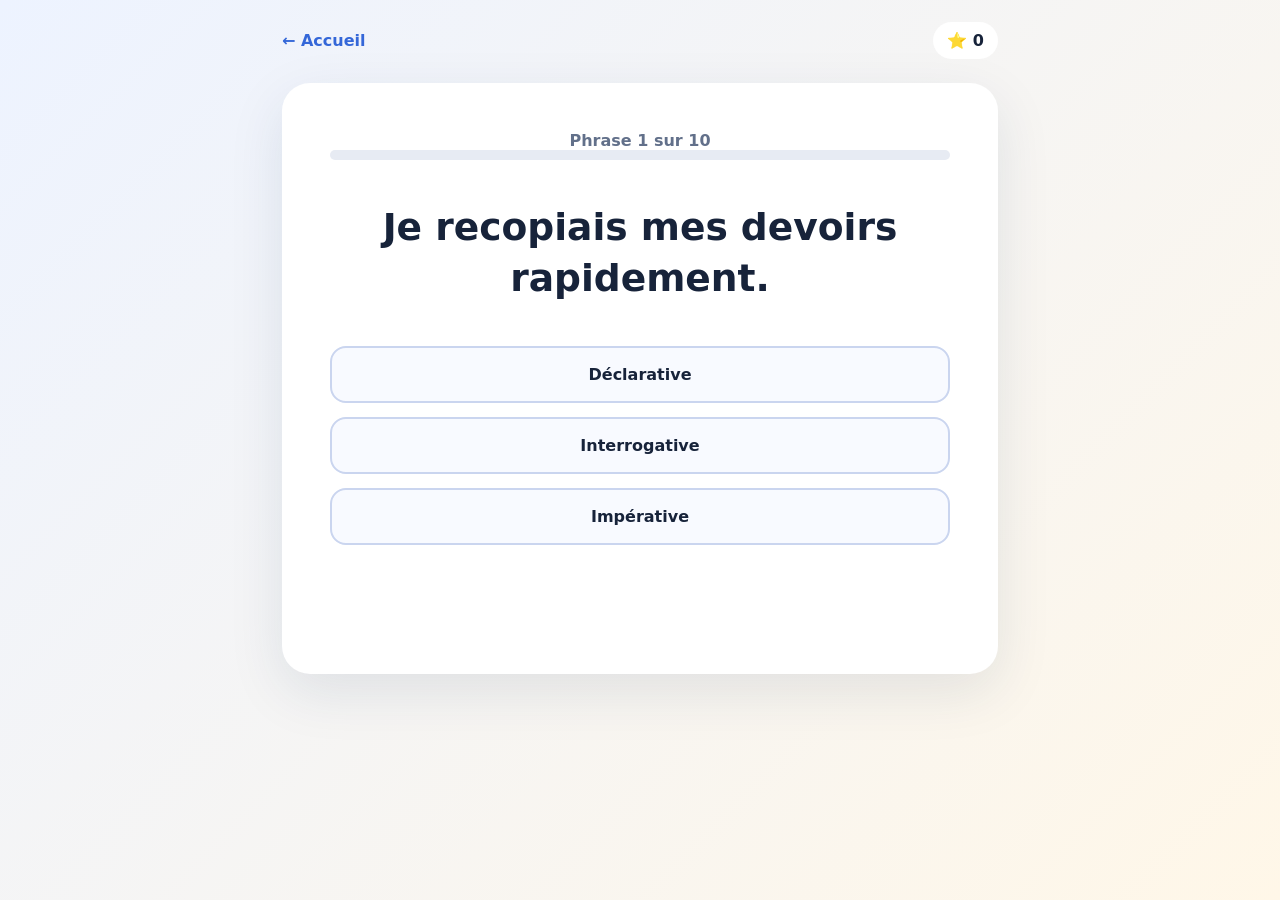
<file: types-de-phrases/index.html>
<!doctype html><html lang="fr"><head><meta charset="utf-8"><meta name="viewport" content="width=device-width,initial-scale=1"><title>Quel type de phrase ?</title><style>:root{--blue:#3467d8;--ink:#17233a;--soft:#eef3ff;--ok:#15865d;--bad:#c23b3b}*{box-sizing:border-box}body{margin:0;font-family:system-ui,-apple-system,sans-serif;background:linear-gradient(135deg,#edf3ff,#fff7e8);color:var(--ink);min-height:100vh}main{max-width:760px;margin:auto;padding:22px}.top{display:flex;justify-content:space-between;align-items:center;gap:12px}.back{color:var(--blue);font-weight:750;text-decoration:none}.score{font-weight:800;background:white;padding:9px 14px;border-radius:999px}.card{background:#fff;margin-top:24px;padding:clamp(24px,6vw,48px);border-radius:28px;box-shadow:0 18px 55px #17345d1a;text-align:center}.step{color:#62708a;font-weight:700}.bar{height:10px;background:#e7ebf3;border-radius:10px;overflow:hidden}.bar span{display:block;height:100%;background:var(--blue);transition:.25s}.sentence{font-size:clamp(1.65rem,5vw,2.35rem);font-weight:750;line-height:1.35;margin:42px 0}.choices{display:grid;gap:14px}.choices button,.next{font:inherit;font-weight:800;border-radius:16px;padding:17px;border:2px solid #cad5ef;background:#f8faff;color:var(--ink);cursor:pointer}.choices button:hover,.choices button:focus{border-color:var(--blue);background:var(--soft)}button:disabled{cursor:default}.choices .good{background:#e9f8f1;border-color:var(--ok);color:#08704a}.choices .wrong{background:#fff0f0;border-color:var(--bad);color:#a22a2a}.feedback{min-height:55px;margin:18px 0 8px;font-weight:750;font-size:1.08rem}.explain{display:block;font-weight:500;margin-top:5px}.next{display:none;background:var(--blue);color:white;border-color:var(--blue);width:100%}.result{display:none}small{color:#65738c}</style></head><body><main><div class="top"><a class="back" href="../">← Accueil</a><div class="score">⭐ <span id="score">0</span></div></div><section class="card" id="quiz"><div class="step" id="step"></div><div class="bar"><span id="progress"></span></div><div class="sentence" id="sentence"></div><div class="choices" id="choices"></div><div class="feedback" id="feedback" aria-live="polite"></div><button class="next" id="next">Phrase suivante →</button></section><section class="card result" id="result"><div style="font-size:4rem">🏆</div><h1>Bravo !</h1><p id="final"></p><button class="next" style="display:block" onclick="location.reload()">Recommencer</button></section></main><script>const data=[['Je recopiais mes devoirs rapidement.','Déclarative','Elle donne une information.'],['Viendras-tu au conservatoire ?','Interrogative','Elle pose une question.'],['Ne courez pas sur la route.','Impérative','Elle donne un ordre ou un conseil.'],['Combien de lettres avez-vous reçues ?','Interrogative','Elle pose une question.'],['Finissez votre travail avant le repas.','Impérative','Elle donne un ordre.'],['Le chaton était sur le canapé.','Déclarative','Elle donne une information.'],['Les saris indiens sont colorés.','Déclarative','Elle donne une information.'],['Cet engin peut-il rouler ?','Interrogative','Elle pose une question.'],['Les éléphants ne sont pas dans ce zoo.','Déclarative','Elle donne une information.'],['Les Jeux olympiques se dérouleront au Japon.','Déclarative','Elle donne une information.']];const labels=['Déclarative','Interrogative','Impérative'];let i=0,score=0,locked=false;const $=id=>document.getElementById(id);function show(){locked=false;$('step').textContent=`Phrase ${i+1} sur ${data.length}`;$('progress').style.width=`${i/data.length*100}%`;$('sentence').textContent=data[i][0];$('feedback').innerHTML='';$('next').style.display='none';$('choices').innerHTML='';labels.forEach(l=>{let b=document.createElement('button');b.textContent=l;b.onclick=()=>answer(b,l);$('choices').appendChild(b)})}function answer(btn,l){if(locked)return;locked=true;let ok=l===data[i][1];if(ok)score++;$('score').textContent=score;[...$('choices').children].forEach(b=>{b.disabled=true;if(b.textContent===data[i][1])b.classList.add('good')});if(!ok)btn.classList.add('wrong');$('feedback').innerHTML=(ok?'✅ Bonne réponse !':`💡 La bonne réponse est « ${data[i][1]} ».`)+`<span class="explain">${data[i][2]}</span>`;$('next').style.display='block'}$('next').onclick=()=>{i++;if(i<data.length)show();else{$('quiz').style.display='none';$('result').style.display='block';$('final').textContent=`Tu as obtenu ${score} bonne${score>1?'s':''} réponse${score>1?'s':''} sur ${data.length}.`;}};show();</script></body></html>
</file>
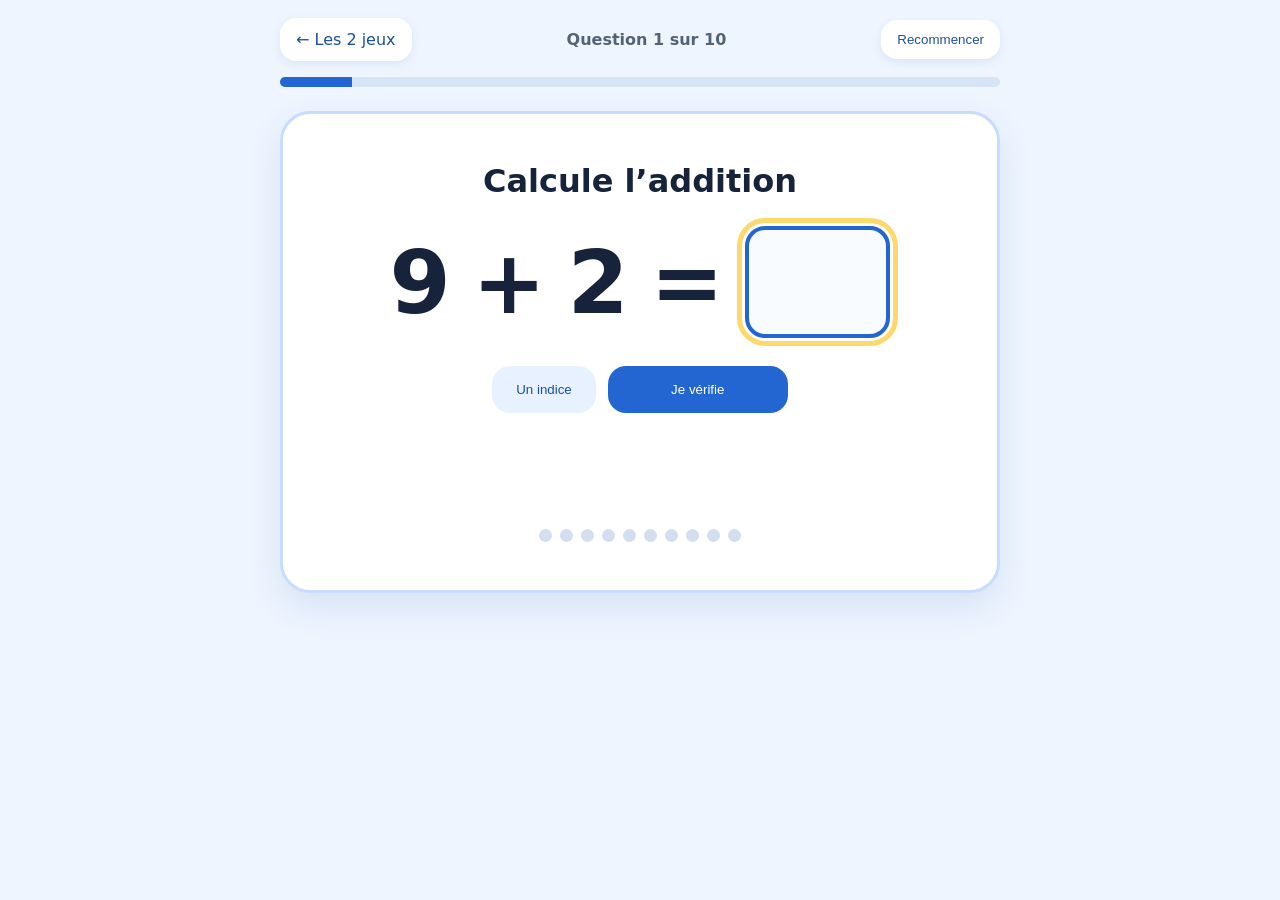
<file: additions-mentales/additions/index.html>
<!doctype html><html lang="fr"><head><meta charset="utf-8"><meta name="viewport" content="width=device-width,initial-scale=1"><title>Additions rapides jusqu'à 20</title><link rel="stylesheet" href="../app.css"></head><body><main class="app"><nav class="top"><a class="home" href="../">← Les 2 jeux</a><span class="count"></span><button class="reset" onclick="restart()">Recommencer</button></nav><div class="progress"><div class="bar"></div></div><section class="card quiz"><h1>Calcule l’addition</h1><div class="sum"><span class="first"></span><span>+</span><span class="second"></span><span>=</span><input class="answer" inputmode="numeric" pattern="[0-9]*" aria-label="Ta réponse" maxlength="2"></div><div class="actions"><button class="hint">Un indice</button><button class="check">Je vérifie</button></div><p class="feedback" aria-live="polite"></p><button class="next">Question suivante →</button><div class="dots"></div></section><section class="card summary"><h2>Entraînement terminé !</h2><p class="score"></p><p class="message"></p><button class="restart">Recommencer</button></section></main><script>window.showQuestion=q=>{document.querySelector('.first').textContent=q.a;document.querySelector('.second').textContent=q.b};window.correctAnswer=q=>q.result;window.explain=q=>`${q.a} + ${q.b} = ${q.result}.`;window.hint=q=>`Pars de ${Math.max(q.a,q.b)} et avance de ${Math.min(q.a,q.b)}.`</script><script src="../app.js"></script></body></html>
</file>
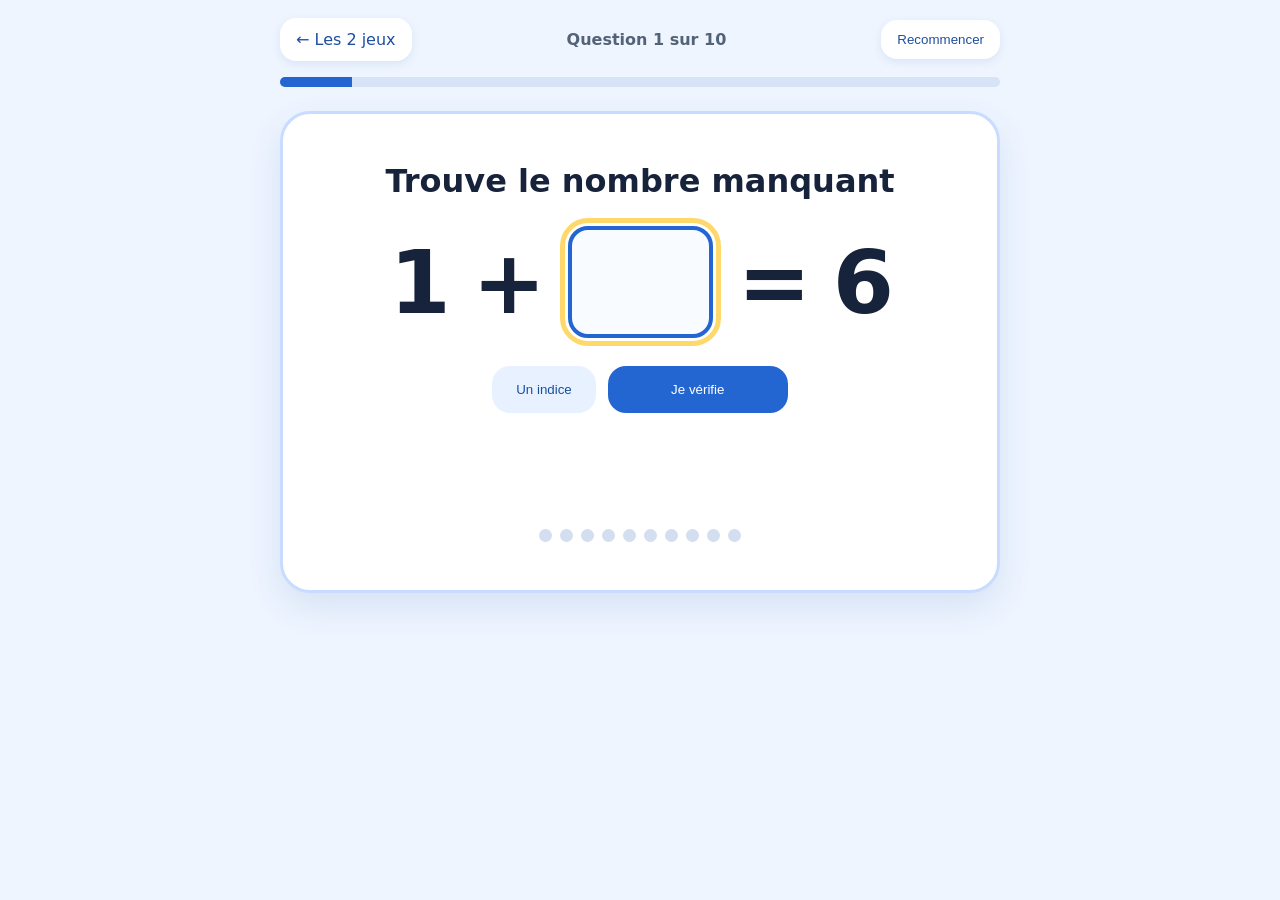
<file: additions-mentales/nombre-manquant/index.html>
<!doctype html><html lang="fr"><head><meta charset="utf-8"><meta name="viewport" content="width=device-width,initial-scale=1"><title>Le nombre manquant jusqu'à 20</title><link rel="stylesheet" href="../app.css"></head><body><main class="app"><nav class="top"><a class="home" href="../">← Les 2 jeux</a><span class="count"></span><button class="reset" onclick="restart()">Recommencer</button></nav><div class="progress"><div class="bar"></div></div><section class="card quiz"><h1>Trouve le nombre manquant</h1><div class="sum"><span class="first"></span><span>+</span><input class="answer" inputmode="numeric" pattern="[0-9]*" aria-label="Le nombre manquant" maxlength="2"><span>=</span><span class="result"></span></div><div class="actions"><button class="hint">Un indice</button><button class="check">Je vérifie</button></div><p class="feedback" aria-live="polite"></p><button class="next">Question suivante →</button><div class="dots"></div></section><section class="card summary"><h2>Entraînement terminé !</h2><p class="score"></p><p class="message"></p><button class="restart">Recommencer</button></section></main><script>window.showQuestion=q=>{document.querySelector('.first').textContent=q.a;document.querySelector('.result').textContent=q.result};window.correctAnswer=q=>q.b;window.explain=q=>`${q.a} + ${q.b} = ${q.result}. Le nombre manquant est ${q.b}.`;window.hint=q=>`Pars de ${q.a} et compte jusqu’à ${q.result}.`</script><script src="../app.js"></script></body></html>
</file>
<file: grands-nombres/style.css>
:root{font-family:Arial,Helvetica,sans-serif;color:#172c49;background:#edf3fa;font-size:18px}*{box-sizing:border-box}body{margin:0}button,select,input{font:inherit}button,select{min-height:48px;border:1.5px solid #b5c5d8;border-radius:12px;padding:12px 18px;background:white;color:#172c49;cursor:pointer}button:hover{background:#eaf2ff;border-color:#2459b8}button:focus-visible,select:focus-visible{outline:4px solid #efad28;outline-offset:3px}button:disabled{opacity:.45;cursor:default}.primary{background:#2459b8;color:white;border-color:#2459b8;font-weight:bold}.primary:hover{background:#19458f}header{background:white;border-bottom:1px solid #d5e0ef;padding:20px max(24px,calc((100vw - 1080px)/2));display:flex;justify-content:space-between;align-items:center;gap:20px}.brand{font-weight:700;font-size:1.1rem;display:flex;align-items:center;gap:14px}.logo{background:#2459b8;color:white;padding:12px 9px;border-radius:12px;letter-spacing:2px}main{max-width:1080px;margin:24px auto;padding:0 24px}.toolbar{display:flex;justify-content:space-between;align-items:center;gap:15px;margin-bottom:24px}.toolbar label{display:flex;align-items:center;gap:14px;font-size:.9rem}.steps{display:flex;list-style:none;padding:0;gap:12px;margin:0 0 20px}.steps li{flex:1;padding:14px;border-bottom:4px solid #d1ddea;color:#53637a;font-size:.9rem}.steps .active{border-color:#2459b8;color:#164da7;font-weight:bold}.steps .done{border-color:#25836f}.sheet{background:white;border:1px solid #d1ddea;border-radius:22px;padding:30px;box-shadow:0 6px 24px #203c6410}.heading{display:flex;justify-content:space-between;align-items:center;gap:12px}h1{font-size:1.65rem;margin:5px 0 10px;line-height:1.25}.eyebrow{font-size:.8rem;letter-spacing:.1em;text-transform:uppercase;color:#53637a;margin:0}#instruction{line-height:1.6;margin-top:8px}.cards{display:flex;gap:12px;flex-wrap:wrap;margin:24px 0}.pile{flex:1;min-width:100px;background:#f3f6fa;border-radius:12px;padding:10px;display:flex;flex-wrap:wrap;align-content:flex-start;gap:5px}.card{border:1px solid #839bbb;border-radius:5px;background:white;font-size:.85rem;padding:6px 8px;text-align:center;min-width:65px}.empty{color:#62728a;font-size:.8rem;padding:6px}.classes{display:grid;grid-template-columns:1fr 1fr;gap:16px;margin:20px 0}.classbox{background:#eaf2ff;border-radius:14px;padding:14px}.classbox:nth-child(2){background:#e5f4ee}.classbox h2{text-align:center;font-size:1rem;margin:0 0 12px}.digits{display:grid;grid-template-columns:repeat(3,1fr);gap:8px}.digit{text-align:center}.digit label{font-size:.8rem;display:block;margin-bottom:8px}.slot{font-size:1.8rem;width:100%;padding:8px;min-height:64px;border:2px solid #8aa2bd}.selected{outline:3px solid #2459b8;outline-offset:2px}.correct{border-color:#26836b;background:#e6f6ed}.number{text-align:center;font-size:2.4rem;letter-spacing:.09em;font-weight:bold;margin:24px 0}.keypad{display:flex;justify-content:center;gap:8px;flex-wrap:wrap;margin:24px 0}.keypad button{min-width:54px;font-size:1.2rem}.actions{display:flex;justify-content:flex-end;gap:12px;margin-top:18px}.actions #hint{margin-right:auto}#feedback{min-height:32px;line-height:1.5;font-weight:bold;color:#265943}#help{background:#fff4d9;padding:18px;border-radius:12px;line-height:1.6}.decomp{display:flex;flex-wrap:wrap;gap:12px;justify-content:center;margin:25px 0}.term{display:flex;align-items:center;gap:8px}.term button{width:72px}.term span{font-size:1.1rem}.answerwords{min-height:92px;border:2px dashed #94abc7;border-radius:14px;padding:14px;display:flex;flex-wrap:wrap;gap:8px;margin:22px 0}.wordbank{display:flex;gap:10px;flex-wrap:wrap;justify-content:center;margin:20px 0}.muted{color:#62728a;font-size:.9rem}footer{text-align:center;font-size:.85rem;color:#53637a;padding:24px}dialog{border:1px solid #b5c5d8;border-radius:20px;padding:36px;max-width:90vw}dialog::backdrop{background:#172c4970}[hidden]{display:none!important}@media(max-width:650px){:root{font-size:16px}header{padding:16px}.brand{font-size:.95rem}.logo{display:none}main{padding:0 12px}.sheet{padding:20px 14px}.toolbar,.toolbar label{align-items:flex-start;flex-direction:column}.steps{gap:5px}.steps li{padding:10px 5px;font-size:.8rem}.classes{gap:8px}.classbox{padding:10px 6px}.digit label{font-size:.7rem}.digits{gap:5px}.actions{flex-wrap:wrap}.pile{min-width:85px}.heading button{padding:10px}.number{font-size:2rem}}
</file>
<file: petits-problemes/style.css>
:root {
  font-family: Arial, Helvetica, sans-serif;
  color: #172c49;
  background: #edf3fa;
  font-size: 18px;
}

* { box-sizing: border-box; }
body { margin: 0; }
button, input { font: inherit; }

button {
  min-height: 48px;
  border: 2px solid #b5c5d8;
  border-radius: 12px;
  padding: 11px 18px;
  background: #fff;
  color: #172c49;
  cursor: pointer;
}

button:hover { background: #eaf2ff; border-color: #2459b8; }
button:focus-visible, input:focus-visible, label:has(input:focus-visible) {
  outline: 4px solid #efad28;
  outline-offset: 3px;
}

.primary { background: #2459b8; border-color: #2459b8; color: white; font-weight: 700; }
.primary:hover { background: #19458f; }
.quiet { background: white; }

header {
  background: white;
  border-bottom: 1px solid #d5e0ef;
  padding: 18px max(24px, calc((100vw - 900px) / 2));
  display: flex;
  justify-content: space-between;
  align-items: center;
  gap: 20px;
}

.brand { font-weight: 700; display: flex; align-items: center; gap: 13px; }
.logo {
  display: grid;
  place-items: center;
  width: 46px;
  height: 46px;
  border-radius: 13px;
  background: #2459b8;
  color: white;
  font-size: 1.4rem;
}

main { max-width: 900px; margin: 24px auto; padding: 0 24px; }
.problem-nav {
  display: grid;
  grid-template-columns: 54px 1fr 54px;
  align-items: center;
  gap: 12px;
  margin-bottom: 16px;
}
.problem-nav strong { text-align: center; font-size: 1.08rem; }
.problem-nav button { padding: 8px; font-size: 1.45rem; font-weight: 700; }
.pages { display: flex; gap: 12px; margin-bottom: 20px; }
.pages span {
  flex: 1;
  padding: 13px;
  border-bottom: 4px solid #cbd8e8;
  color: #5a6b82;
}
.pages .active { border-color: #2459b8; color: #164da7; font-weight: 700; }

.sheet {
  background: white;
  border: 1px solid #d1ddea;
  border-radius: 22px;
  padding: 30px;
  box-shadow: 0 6px 24px #203c6410;
}

.heading { display: flex; align-items: start; justify-content: space-between; gap: 18px; }
.eyebrow {
  margin: 0;
  color: #53637a;
  font-size: .8rem;
  font-weight: 700;
  letter-spacing: .08em;
  text-transform: uppercase;
}
h1 { margin: 6px 0 16px; font-size: 1.65rem; line-height: 1.25; }
.progress { height: 9px; background: #dce6f3; border-radius: 99px; overflow: hidden; }
.progress span { display: block; height: 100%; background: #25836f; transition: width .25s ease; }
.story { margin: 26px 0; font-size: 1.25rem; line-height: 1.7; font-weight: 600; }

fieldset { margin: 0; padding: 0; border: 0; }
legend, .answer-label { display: block; margin: 0 0 12px; font-weight: 700; }
.operations { display: grid; grid-template-columns: 1fr 1fr; gap: 12px; margin-bottom: 28px; }
.operations label {
  min-height: 58px;
  display: flex;
  align-items: center;
  gap: 12px;
  padding: 10px 14px;
  border: 2px solid #c5d2e1;
  border-radius: 13px;
  cursor: pointer;
}
.operations label:has(input:checked) { background: #eaf2ff; border-color: #2459b8; font-weight: 700; }
.operations input { width: 20px; height: 20px; accent-color: #2459b8; }
.operations span { font-size: 1.5rem; width: 25px; text-align: center; }

.answer-row { display: flex; align-items: center; gap: 12px; }
#answer {
  width: min(260px, 70%);
  min-height: 58px;
  border: 2px solid #8ca3bf;
  border-radius: 12px;
  padding: 10px 14px;
  color: #172c49;
  font-size: 1.2rem;
}
.unit { font-weight: 700; }
.message { min-height: 28px; margin: 15px 0 0; color: #9a4d00; font-weight: 700; }
.actions { display: flex; justify-content: space-between; gap: 12px; margin-top: 25px; }

.intro { line-height: 1.55; }
.solutions { display: grid; gap: 18px; margin-top: 24px; }
.solution-card { border: 2px solid #d5e0ef; border-radius: 16px; padding: 20px; }
.solution-card.correct-card { border-color: #64a991; }
.solution-card h2 { margin: 0 0 9px; font-size: 1.08rem; }
.short-story { margin: 0 0 14px; color: #465970; line-height: 1.5; }
.result { background: #e8f5ef; border-radius: 10px; padding: 12px 14px; font-weight: 700; }
.student-answer { margin: 11px 0; font-size: .92rem; }
.explanation { margin: 12px 0 0; line-height: 1.6; }
.operation-name { color: #164da7; font-weight: 700; }
footer { text-align: center; padding: 10px 20px 28px; color: #53637a; font-size: .85rem; }
[hidden] { display: none !important; }

@media (max-width: 620px) {
  :root { font-size: 16px; }
  header { padding: 14px; }
  .logo { display: none; }
  main { margin: 16px auto; padding: 0 12px; }
  .problem-nav { grid-template-columns: 50px 1fr 50px; }
  .sheet { padding: 21px 15px; border-radius: 17px; }
  .story { font-size: 1.15rem; }
  .operations { grid-template-columns: 1fr; gap: 9px; }
  .actions { flex-wrap: wrap; }
  .actions button { flex: 1; }
  .heading button { padding: 9px 12px; }
}

@media (prefers-reduced-motion: reduce) {
  .progress span { transition: none; }
}
</file>
<file: additions-mentales/app.css>
:root{font-family:system-ui,-apple-system,"Segoe UI",sans-serif;color:#17223b;background:#eef5ff}*{box-sizing:border-box}body{margin:0;min-height:100vh;padding:18px}.app{width:min(720px,100%);margin:auto}.top{display:flex;align-items:center;justify-content:space-between;gap:12px}.home,.reset{border:0;background:#fff;color:#1d4f9f;border-radius:16px;padding:12px 16px;font:700 1rem inherit;text-decoration:none;box-shadow:0 3px 10px #1f4b8f18}.count{font-weight:800;color:#526277}.progress{height:10px;background:#d7e4f7;border-radius:10px;margin:16px 0 24px;overflow:hidden}.bar{height:100%;background:#2466d1;width:10%;transition:.25s}.card{background:#fff;border:3px solid #c9dcff;border-radius:30px;padding:clamp(24px,6vw,48px);box-shadow:0 14px 35px #1f4b8f1c;text-align:center}h1{font-size:clamp(1.35rem,4vw,2rem);margin:0 0 26px}.sum{display:flex;justify-content:center;align-items:center;gap:clamp(10px,3vw,25px);font-weight:900;font-size:clamp(2.7rem,13vw,5.5rem);letter-spacing:-.04em;min-height:105px}.answer{width:clamp(100px,24vw,145px);height:clamp(84px,18vw,112px);font:900 clamp(2.5rem,10vw,4.6rem) inherit;text-align:center;border:4px solid #2466d1;border-radius:20px;color:#17223b;background:#f8fbff}.answer:focus{outline:5px solid #ffd86b;outline-offset:3px}.actions{display:flex;justify-content:center;gap:12px;flex-wrap:wrap;margin-top:28px}button{cursor:pointer;border:0;border-radius:18px;padding:16px 24px;font:800 1.08rem inherit}.check{background:#2466d1;color:white;min-width:180px}.hint{background:#e8f1ff;color:#174f9f}.feedback{min-height:72px;margin:22px 0 0;font-size:1.2rem;font-weight:750;line-height:1.45}.ok{color:#16703a}.no{color:#a13a18}.next{background:#16703a;color:#fff;display:none;margin:8px auto 0}.summary{display:none}.summary h2{font-size:2.2rem}.score{font-size:4.5rem;font-weight:900;color:#2466d1;margin:12px}.restart{background:#2466d1;color:#fff}.dots{display:flex;justify-content:center;gap:8px;margin-top:22px}.dot{width:13px;height:13px;border-radius:50%;background:#d3def0}.dot.done{background:#2466d1}@media(max-width:480px){body{padding:12px}.card{padding:24px 14px}.sum{gap:9px}.home{padding:10px 12px}.reset{display:none}}
</file>
